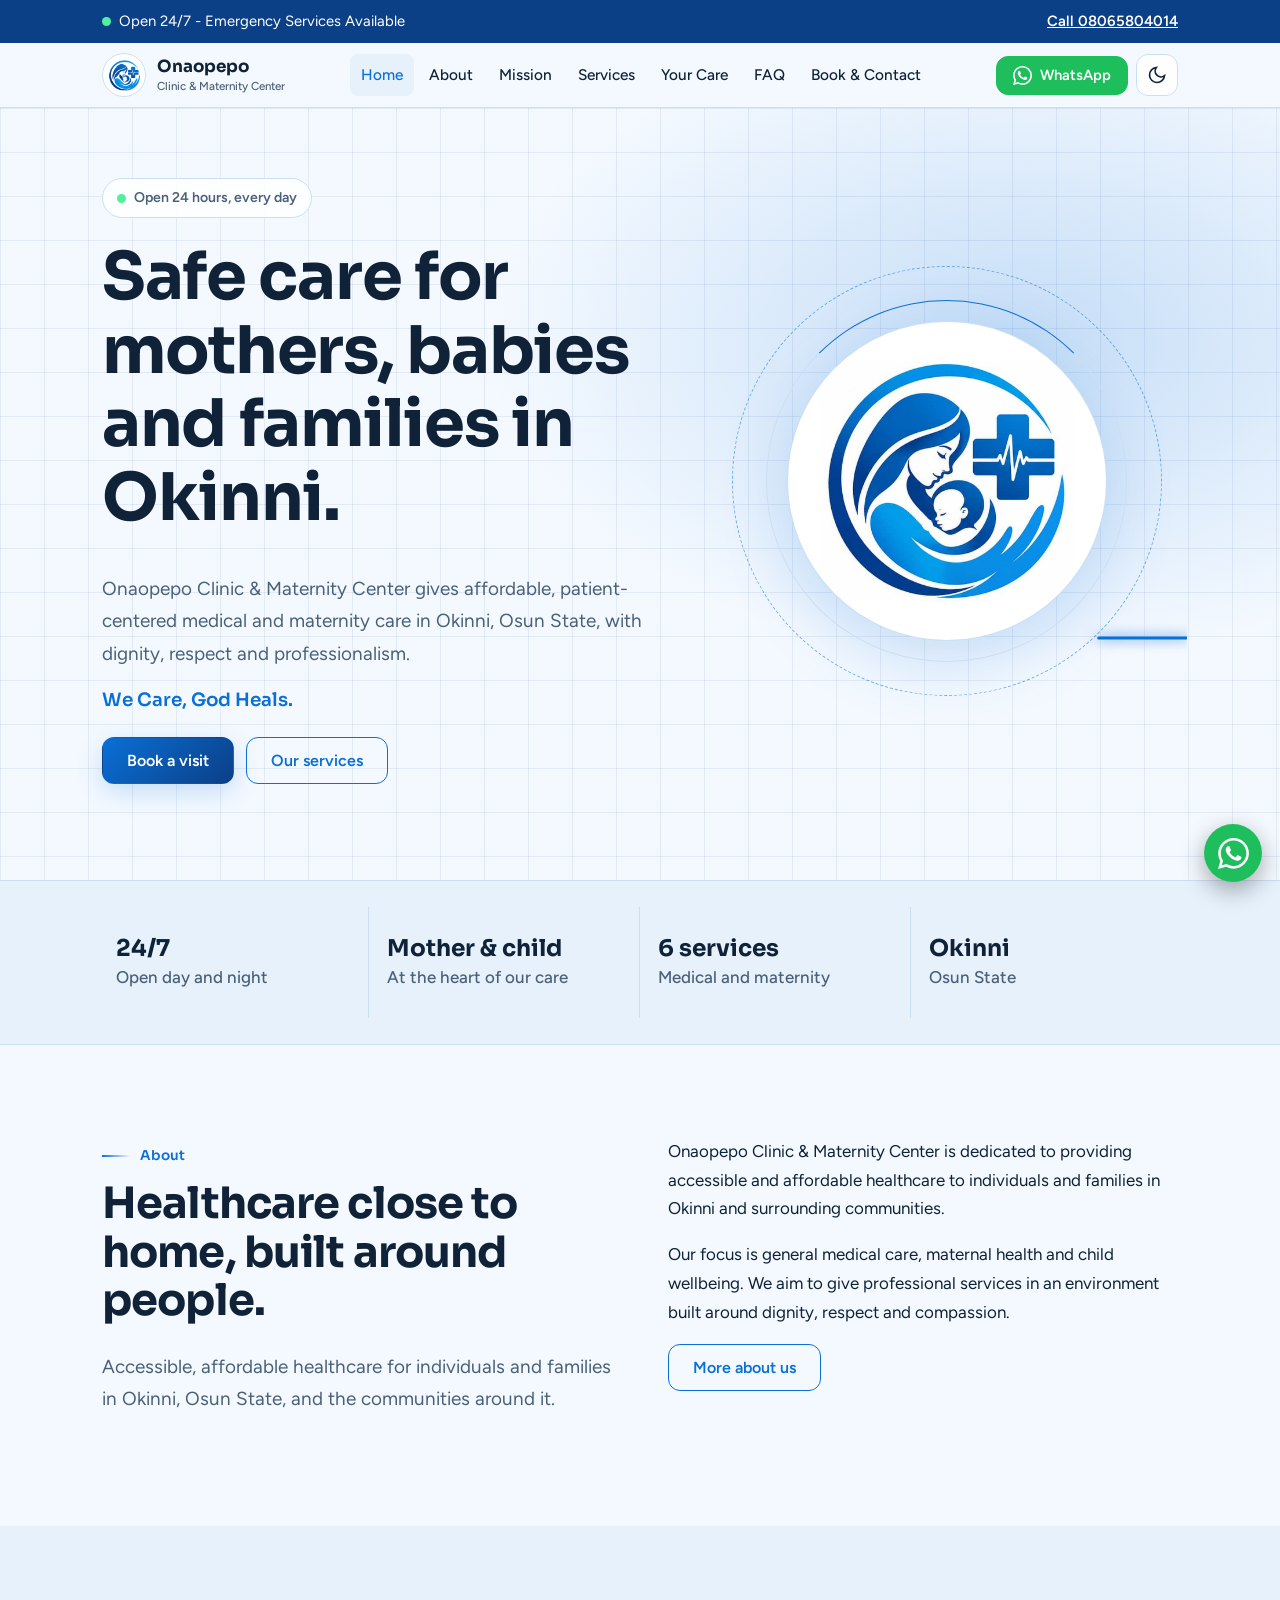
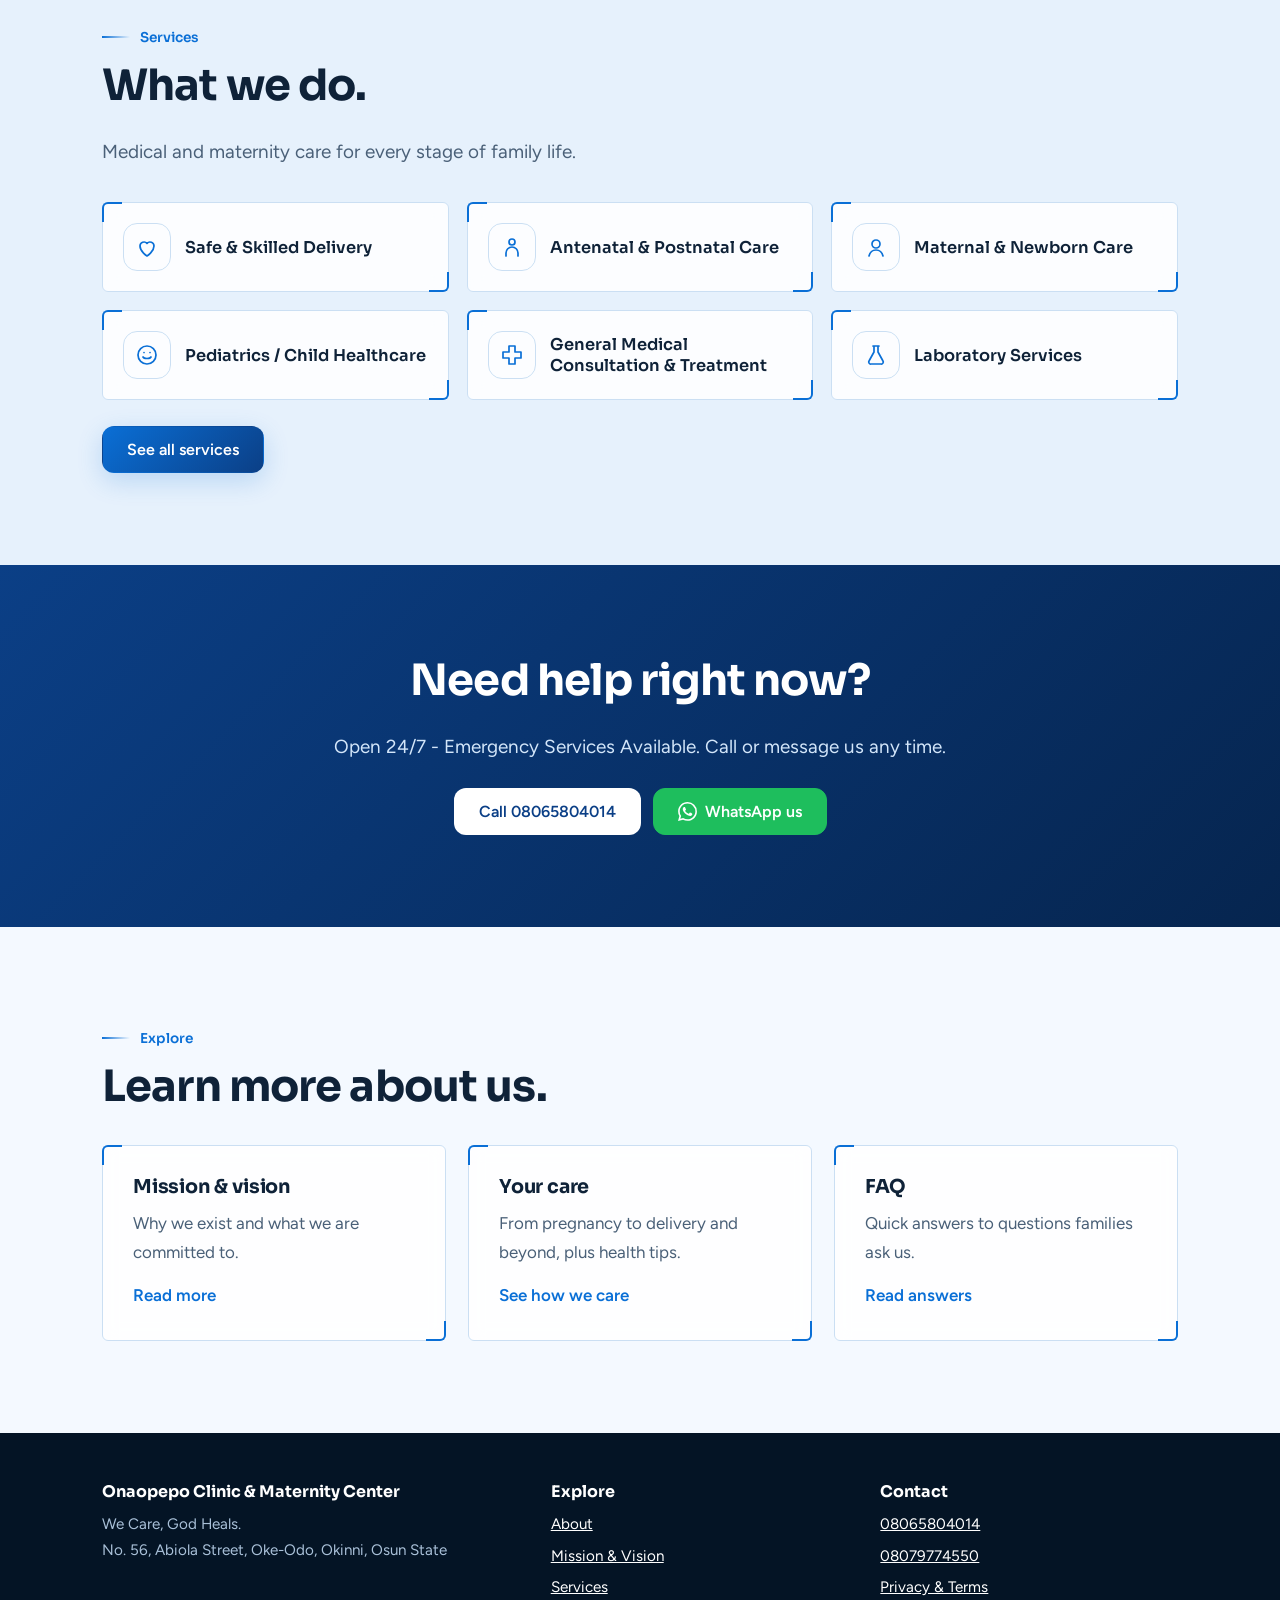
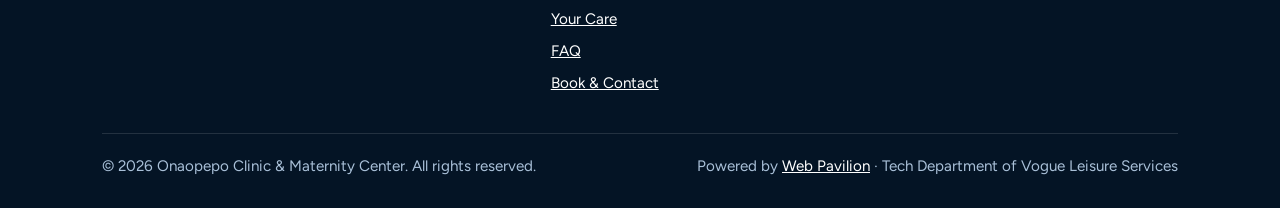
<file: index.html>
<!DOCTYPE html><html lang="en"><head><meta charset="UTF-8">
<meta name="viewport" content="width=device-width, initial-scale=1, viewport-fit=cover">
<title>Onaopepo Clinic &amp; Maternity Center | 24-Hour Clinic and Maternity Care in Okinni, Osun State</title>
<meta name="description" content="Onaopepo Clinic &amp; Maternity Center in Okinni, Osun State is open 24/7 for safe delivery, antenatal and postnatal care, child healthcare, general medical consultation and laboratory services.">
<meta name="theme-color" content="#0b3f86">
<meta name="robots" content="index, follow">
<meta name="geo.region" content="NG-OS">
<meta name="geo.placename" content="Okinni, Osun State, Nigeria">
<meta property="og:type" content="website"><meta property="og:site_name" content="Onaopepo Clinic &amp; Maternity Center"><meta property="og:title" content="Onaopepo Clinic &amp; Maternity Center | 24-Hour Clinic and Maternity Care in Okinni, Osun State"><meta property="og:description" content="Onaopepo Clinic &amp; Maternity Center in Okinni, Osun State is open 24/7 for safe delivery, antenatal and postnatal care, child healthcare, general medical consultation and laboratory services."><meta property="og:locale" content="en_NG">
<meta name="twitter:card" content="summary">
<script type="application/ld+json">{"@context": "https://schema.org", "@type": ["MedicalClinic", "LocalBusiness"], "name": "Onaopepo Clinic & Maternity Center", "alternateName": "Onaopepo Clinic", "description": "24-hour clinic and maternity center in Okinni, Osun State, Nigeria, offering safe delivery, antenatal and postnatal care, child healthcare, general medical care and laboratory services.", "slogan": "We Care, God Heals.", "telephone": ["+2348065804014", "+2348079774550"], "address": {"@type": "PostalAddress", "streetAddress": "No. 56, Abiola Street, Oke-Odo", "addressLocality": "Okinni", "addressRegion": "Osun State", "addressCountry": "NG"}, "areaServed": ["Okinni", "Osun State"], "medicalSpecialty": ["Obstetric", "Pediatric"], "openingHoursSpecification": {"@type": "OpeningHoursSpecification", "dayOfWeek": ["Monday", "Tuesday", "Wednesday", "Thursday", "Friday", "Saturday", "Sunday"], "opens": "00:00", "closes": "23:59"}, "hasMap": "https://www.google.com/maps/search/?api=1&query=Okinni%2C%20Osun%20State%2C%20Nigeria"}</script>
<link rel="icon" href="favicon.jpg">
<script>(function(){var t;try{t=localStorage.getItem('onaopepo-theme')}catch(e){}if(!t){t=window.matchMedia&&matchMedia('(prefers-color-scheme: dark)').matches?'dark':'light'}document.documentElement.setAttribute('data-theme',t)})()</script>
<link rel="stylesheet" href="https://fonts.googleapis.com/css2?family=Sora:wght@600;700&family=Figtree:wght@400;500;600&display=swap">
<link rel="stylesheet" href="style.css"></head><body>
<div class="prog" id="prog"></div>
<div class="bar"><div class="wrap"><span><span class="dot" aria-hidden="true"></span>Open 24/7 - Emergency Services Available</span><a href="tel:+2348065804014">Call 08065804014</a></div></div>
<header class="top"><div class="wrap"><a class="brand" href="index.html"><i role="img" aria-label="Onaopepo logo"></i><span>Onaopepo<small>Clinic &amp; Maternity Center</small></span></a>
<nav id="nav" aria-label="Main"><a class="l" href="index.html" aria-current="page">Home</a><a class="l" href="about.html">About</a><a class="l" href="mission.html">Mission</a><a class="l" href="services.html">Services</a><a class="l" href="your-care.html">Your Care</a><a class="l" href="faq.html">FAQ</a><a class="l" href="book.html">Book &amp; Contact</a></nav>
<div class="tools"><a class="btn w sm" href="https://wa.me/2348065804014" target="_blank" rel="noopener noreferrer"><svg viewBox="0 0 24 24" aria-hidden="true"><path d="M17.472 14.382c-.297-.149-1.758-.867-2.03-.967-.273-.099-.471-.148-.67.15-.197.297-.767.966-.94 1.164-.173.199-.347.223-.644.075-.297-.15-1.255-.463-2.39-1.475-.883-.788-1.48-1.761-1.653-2.059-.173-.297-.018-.458.13-.606.134-.133.298-.347.446-.52.149-.174.198-.298.298-.497.099-.198.05-.371-.025-.52-.075-.149-.669-1.612-.916-2.207-.242-.579-.487-.5-.669-.51-.173-.008-.371-.01-.57-.01-.198 0-.52.074-.792.372-.272.297-1.04 1.016-1.04 2.479 0 1.462 1.065 2.875 1.213 3.074.149.198 2.096 3.2 5.077 4.487.709.306 1.262.489 1.694.625.712.227 1.36.195 1.871.118.571-.085 1.758-.719 2.006-1.413.248-.694.248-1.289.173-1.413-.074-.124-.272-.198-.57-.347m-5.421 7.403h-.004a9.87 9.87 0 01-5.031-1.378l-.361-.214-3.741.982.998-3.648-.235-.374a9.86 9.86 0 01-1.51-5.26c.001-5.45 4.436-9.884 9.888-9.884 2.64 0 5.122 1.03 6.988 2.898a9.825 9.825 0 012.893 6.994c-.003 5.45-4.437 9.884-9.885 9.884m8.413-18.297A11.815 11.815 0 0012.05 0C5.495 0 .16 5.335.157 11.892c0 2.096.547 4.142 1.588 5.945L.057 24l6.305-1.654a11.882 11.882 0 005.683 1.448h.005c6.554 0 11.89-5.335 11.893-11.893a11.821 11.821 0 00-3.48-8.413Z"/></svg>WhatsApp</a>
<button class="ib" id="theme" aria-label="Switch between light and dark mode"><svg id="moon" viewBox="0 0 24 24"><path d="M21 12.8A9 9 0 1 1 11.2 3a7 7 0 0 0 9.8 9.8z"/></svg><svg id="sun" viewBox="0 0 24 24"><circle cx="12" cy="12" r="4"/><path d="M12 2v2M12 20v2M4.9 4.9l1.4 1.4M17.7 17.7l1.4 1.4M2 12h2M20 12h2M4.9 19.1l1.4-1.4M17.7 6.3l1.4-1.4"/></svg></button>
<button class="ib" id="menu" aria-label="Open menu" aria-expanded="false" aria-controls="nav"><svg viewBox="0 0 24 24"><path d="M4 7h16M4 12h16M4 17h16"/></svg></button></div></div></header>
<main id="top"><section class="hero"><div class="wrap"><div>
<span class="chip"><span class="dot" aria-hidden="true" style="margin:0"></span>Open 24 hours, every day</span>
<h1>Safe care for mothers, babies and families in Okinni.</h1>
<p class="lead">Onaopepo Clinic &amp; Maternity Center gives affordable, patient-centered medical and maternity care in Okinni, Osun State, with dignity, respect and professionalism.</p>
<p class="tag">We Care, God Heals.</p>
<div class="btns"><a class="btn p" href="book.html">Book a visit</a><a class="btn" href="services.html">Our services</a></div></div>
<div class="orb"><span class="ring"></span><span class="ring r2"></span><div class="core" role="img" aria-label="Onaopepo logo: a mother cradling her baby beside a medical cross"></div>
<svg class="ecg" viewBox="0 0 400 70" preserveAspectRatio="none" aria-hidden="true"><path d="M0 38H120l14-6 12 6h18l10-30 14 58 12-28h22l12-8 10 8H400"/></svg></div></div></section><div class="facts"><div class="wrap"><div><strong>24/7</strong>Open day and night</div><div><strong>Mother &amp; child</strong>At the heart of our care</div><div><strong>6 services</strong>Medical and maternity</div><div><strong>Okinni</strong>Osun State</div></div></div><section id="about"><div class="wrap split"><div><span class="kick">About</span><h2>Healthcare close to home, built around people.</h2><p class="lead">Accessible, affordable healthcare for individuals and families in Okinni, Osun State, and the communities around it.</p></div>
<div><p>Onaopepo Clinic &amp; Maternity Center is dedicated to providing accessible and affordable healthcare to individuals and families in Okinni and surrounding communities.</p>
<p>Our focus is general medical care, maternal health and child wellbeing. We aim to give professional services in an environment built around dignity, respect and compassion.</p>
<p style="display:none">Whether you come for a medical consultation, for care during pregnancy, or to bring your baby into the world, you are cared for as a person first.</p><div class="btns" style="margin-top:0"><a class="btn" href="about.html">More about us</a></div></div></div></section><section id="services" class="alt"><div class="wrap"><span class="kick">Services</span><h2>What we do.</h2><p class="lead">Medical and maternity care for every stage of family life.</p><div class="mini"><a class="hud" href="services.html"><span class="ic"><svg viewBox="0 0 24 24" aria-hidden="true"><path d="M12 21s-7-4.4-7-10a4 4 0 0 1 7-2.6A4 4 0 0 1 19 11c0 5.6-7 10-7 10z"/></svg></span><span>Safe &amp; Skilled Delivery</span></a><a class="hud" href="services.html"><span class="ic"><svg viewBox="0 0 24 24" aria-hidden="true"><circle cx="12" cy="7" r="3"/><path d="M6 21v-3a6 6 0 0 1 12 0v3"/></svg></span><span>Antenatal &amp; Postnatal Care</span></a><a class="hud" href="services.html"><span class="ic"><svg viewBox="0 0 24 24" aria-hidden="true"><circle cx="12" cy="9" r="4"/><path d="M5 21c1-4 4-6 7-6s6 2 7 6"/></svg></span><span>Maternal &amp; Newborn Care</span></a><a class="hud" href="services.html"><span class="ic"><svg viewBox="0 0 24 24" aria-hidden="true"><circle cx="12" cy="12" r="9"/><path d="M8 14c1 2 7 2 8 0M9 9.5h.01M15 9.5h.01"/></svg></span><span>Pediatrics / Child Healthcare</span></a><a class="hud" href="services.html"><span class="ic"><svg viewBox="0 0 24 24" aria-hidden="true"><path d="M9 3h6v6h6v6h-6v6H9v-6H3V9h6z"/></svg></span><span>General Medical Consultation &amp; Treatment</span></a><a class="hud" href="services.html"><span class="ic"><svg viewBox="0 0 24 24" aria-hidden="true"><path d="M9 3h6M10 3v6l-5 9a2 2 0 0 0 2 3h10a2 2 0 0 0 2-3l-5-9V3"/></svg></span><span>Laboratory Services</span></a></div><div class="btns"><a class="btn p" href="services.html">See all services</a></div></div></section><section class="emerg"><div class="wrap"><h2>Need help right now?</h2><p class="lead">Open 24/7 - Emergency Services Available. Call or message us any time.</p>
<div class="btns"><a class="btn p" href="tel:+2348065804014">Call 08065804014</a><a class="btn w" href="https://wa.me/2348065804014" target="_blank" rel="noopener noreferrer"><svg viewBox="0 0 24 24" aria-hidden="true"><path d="M17.472 14.382c-.297-.149-1.758-.867-2.03-.967-.273-.099-.471-.148-.67.15-.197.297-.767.966-.94 1.164-.173.199-.347.223-.644.075-.297-.15-1.255-.463-2.39-1.475-.883-.788-1.48-1.761-1.653-2.059-.173-.297-.018-.458.13-.606.134-.133.298-.347.446-.52.149-.174.198-.298.298-.497.099-.198.05-.371-.025-.52-.075-.149-.669-1.612-.916-2.207-.242-.579-.487-.5-.669-.51-.173-.008-.371-.01-.57-.01-.198 0-.52.074-.792.372-.272.297-1.04 1.016-1.04 2.479 0 1.462 1.065 2.875 1.213 3.074.149.198 2.096 3.2 5.077 4.487.709.306 1.262.489 1.694.625.712.227 1.36.195 1.871.118.571-.085 1.758-.719 2.006-1.413.248-.694.248-1.289.173-1.413-.074-.124-.272-.198-.57-.347m-5.421 7.403h-.004a9.87 9.87 0 01-5.031-1.378l-.361-.214-3.741.982.998-3.648-.235-.374a9.86 9.86 0 01-1.51-5.26c.001-5.45 4.436-9.884 9.888-9.884 2.64 0 5.122 1.03 6.988 2.898a9.825 9.825 0 012.893 6.994c-.003 5.45-4.437 9.884-9.885 9.884m8.413-18.297A11.815 11.815 0 0012.05 0C5.495 0 .16 5.335.157 11.892c0 2.096.547 4.142 1.588 5.945L.057 24l6.305-1.654a11.882 11.882 0 005.683 1.448h.005c6.554 0 11.89-5.335 11.893-11.893a11.821 11.821 0 00-3.48-8.413Z"/></svg>WhatsApp us</a></div></div></section><section><div class="wrap"><span class="kick">Explore</span><h2>Learn more about us.</h2><div class="explore"><a class="hud" href="mission.html"><h3>Mission &amp; vision</h3><p>Why we exist and what we are committed to.</p><span>Read more</span></a><a class="hud" href="your-care.html"><h3>Your care</h3><p>From pregnancy to delivery and beyond, plus health tips.</p><span>See how we care</span></a><a class="hud" href="faq.html"><h3>FAQ</h3><p>Quick answers to questions families ask us.</p><span>Read answers</span></a></div></div></section></main>
<nav class="qbar" aria-label="Quick contact"><a class="c" href="tel:+2348065804014"><svg viewBox="0 0 24 24" aria-hidden="true"><path d="M22 16.9v3a2 2 0 0 1-2.2 2 19.8 19.8 0 0 1-8.6-3.1 19.5 19.5 0 0 1-6-6A19.8 19.8 0 0 1 2.100 4.200 2 2 0 0 1 4.100 2h3a2 2 0 0 1 2 1.700c.1 1 .4 1.900.7 2.800a2 2 0 0 1-.5 2.100L8.100 9.900a16 16 0 0 0 6 6l1.300-1.300a2 2 0 0 1 2.100-.4c.9.300 1.800.6 2.800.7a2 2 0 0 1 1.700 2z"/></svg>Call</a><a class="w" href="https://wa.me/2348065804014" target="_blank" rel="noopener noreferrer"><svg viewBox="0 0 24 24" aria-hidden="true"><path d="M17.472 14.382c-.297-.149-1.758-.867-2.03-.967-.273-.099-.471-.148-.67.15-.197.297-.767.966-.94 1.164-.173.199-.347.223-.644.075-.297-.15-1.255-.463-2.39-1.475-.883-.788-1.48-1.761-1.653-2.059-.173-.297-.018-.458.13-.606.134-.133.298-.347.446-.52.149-.174.198-.298.298-.497.099-.198.05-.371-.025-.52-.075-.149-.669-1.612-.916-2.207-.242-.579-.487-.5-.669-.51-.173-.008-.371-.01-.57-.01-.198 0-.52.074-.792.372-.272.297-1.04 1.016-1.04 2.479 0 1.462 1.065 2.875 1.213 3.074.149.198 2.096 3.2 5.077 4.487.709.306 1.262.489 1.694.625.712.227 1.36.195 1.871.118.571-.085 1.758-.719 2.006-1.413.248-.694.248-1.289.173-1.413-.074-.124-.272-.198-.57-.347m-5.421 7.403h-.004a9.87 9.87 0 01-5.031-1.378l-.361-.214-3.741.982.998-3.648-.235-.374a9.86 9.86 0 01-1.51-5.26c.001-5.45 4.436-9.884 9.888-9.884 2.64 0 5.122 1.03 6.988 2.898a9.825 9.825 0 012.893 6.994c-.003 5.45-4.437 9.884-9.885 9.884m8.413-18.297A11.815 11.815 0 0012.05 0C5.495 0 .16 5.335.157 11.892c0 2.096.547 4.142 1.588 5.945L.057 24l6.305-1.654a11.882 11.882 0 005.683 1.448h.005c6.554 0 11.89-5.335 11.893-11.893a11.821 11.821 0 00-3.48-8.413Z"/></svg>WhatsApp</a><a href="https://www.google.com/maps/search/?api=1&amp;query=Okinni%2C%20Osun%20State%2C%20Nigeria" target="_blank" rel="noopener noreferrer"><svg viewBox="0 0 24 24" aria-hidden="true"><path d="M12 21s-7-6.200-7-11a7 7 0 0 1 14 0c0 4.800-7 11-7 11z"/><circle cx="12" cy="10" r="2.500"/></svg>Directions</a></nav>
<a class="wafloat" href="https://wa.me/2348065804014" target="_blank" rel="noopener noreferrer" aria-label="Chat with Onaopepo Clinic on WhatsApp"><svg viewBox="0 0 24 24" aria-hidden="true"><path d="M17.472 14.382c-.297-.149-1.758-.867-2.03-.967-.273-.099-.471-.148-.67.15-.197.297-.767.966-.94 1.164-.173.199-.347.223-.644.075-.297-.15-1.255-.463-2.39-1.475-.883-.788-1.48-1.761-1.653-2.059-.173-.297-.018-.458.13-.606.134-.133.298-.347.446-.52.149-.174.198-.298.298-.497.099-.198.05-.371-.025-.52-.075-.149-.669-1.612-.916-2.207-.242-.579-.487-.5-.669-.51-.173-.008-.371-.01-.57-.01-.198 0-.52.074-.792.372-.272.297-1.04 1.016-1.04 2.479 0 1.462 1.065 2.875 1.213 3.074.149.198 2.096 3.2 5.077 4.487.709.306 1.262.489 1.694.625.712.227 1.36.195 1.871.118.571-.085 1.758-.719 2.006-1.413.248-.694.248-1.289.173-1.413-.074-.124-.272-.198-.57-.347m-5.421 7.403h-.004a9.87 9.87 0 01-5.031-1.378l-.361-.214-3.741.982.998-3.648-.235-.374a9.86 9.86 0 01-1.51-5.26c.001-5.45 4.436-9.884 9.888-9.884 2.64 0 5.122 1.03 6.988 2.898a9.825 9.825 0 012.893 6.994c-.003 5.45-4.437 9.884-9.885 9.884m8.413-18.297A11.815 11.815 0 0012.05 0C5.495 0 .16 5.335.157 11.892c0 2.096.547 4.142 1.588 5.945L.057 24l6.305-1.654a11.882 11.882 0 005.683 1.448h.005c6.554 0 11.89-5.335 11.893-11.893a11.821 11.821 0 00-3.48-8.413Z"/></svg></a>
<a class="ib totop" id="top-btn" href="#top" aria-label="Back to top"><svg viewBox="0 0 24 24"><path d="M12 19V5M5 12l7-7 7 7"/></svg></a>
<footer><div class="wrap"><div class="fgrid"><div><h4>Onaopepo Clinic &amp; Maternity Center</h4><p>We Care, God Heals.<br>No. 56, Abiola Street, Oke-Odo, Okinni, Osun State</p></div>
<div><h4>Explore</h4><ul><li><a href="about.html">About</a></li><li><a href="mission.html">Mission &amp; Vision</a></li><li><a href="services.html">Services</a></li><li><a href="your-care.html">Your Care</a></li><li><a href="faq.html">FAQ</a></li><li><a href="book.html">Book &amp; Contact</a></li></ul></div>
<div><h4>Contact</h4><ul><li><a href="tel:+2348065804014">08065804014</a></li><li><a href="tel:+2348079774550">08079774550</a></li><li><a href="legal.html">Privacy &amp; Terms</a></li></ul></div></div>
<div class="fbot"><span>&copy; <span id="yr">2026</span> Onaopepo Clinic &amp; Maternity Center. All rights reserved.</span><span>Powered by <a href="https://webpavilion.netlify.app" target="_blank" rel="noopener noreferrer">Web Pavilion</a> &middot; Tech Department of Vogue Leisure Services</span></div></div></footer>
<script src="script.js"></script></body></html>
</file>
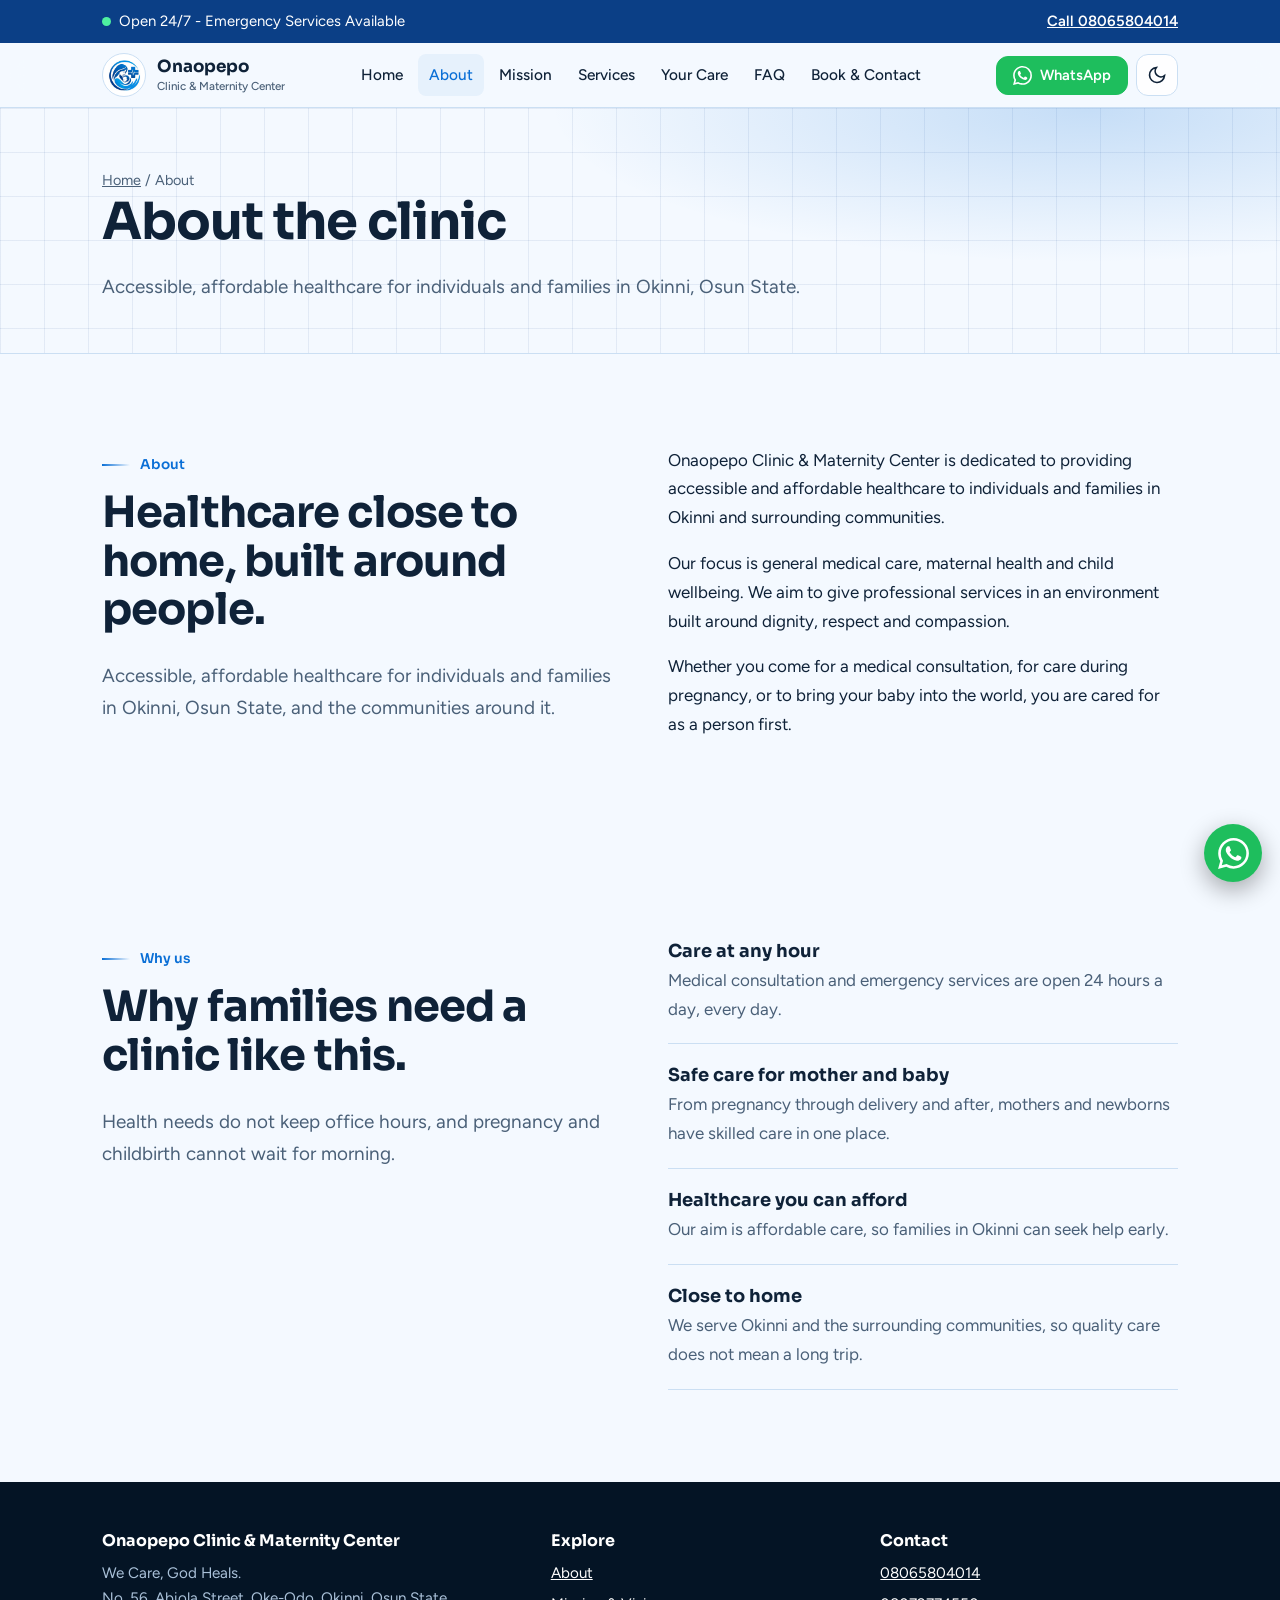
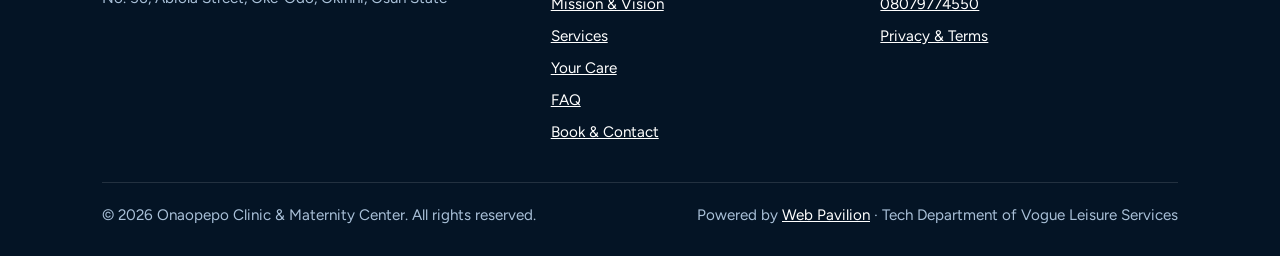
<file: about.html>
<!DOCTYPE html><html lang="en"><head><meta charset="UTF-8">
<meta name="viewport" content="width=device-width, initial-scale=1, viewport-fit=cover">
<title>About Us | Onaopepo Clinic &amp; Maternity Center, Okinni</title>
<meta name="description" content="About Onaopepo Clinic &amp; Maternity Center: accessible, affordable and patient-centered healthcare for families in Okinni, Osun State.">
<meta name="theme-color" content="#0b3f86">
<meta name="robots" content="index, follow">
<meta name="geo.region" content="NG-OS">
<meta name="geo.placename" content="Okinni, Osun State, Nigeria">
<meta property="og:type" content="website"><meta property="og:site_name" content="Onaopepo Clinic &amp; Maternity Center"><meta property="og:title" content="About Us | Onaopepo Clinic &amp; Maternity Center, Okinni"><meta property="og:description" content="About Onaopepo Clinic &amp; Maternity Center: accessible, affordable and patient-centered healthcare for families in Okinni, Osun State."><meta property="og:locale" content="en_NG">
<meta name="twitter:card" content="summary">
<link rel="icon" href="favicon.jpg">
<script>(function(){var t;try{t=localStorage.getItem('onaopepo-theme')}catch(e){}if(!t){t=window.matchMedia&&matchMedia('(prefers-color-scheme: dark)').matches?'dark':'light'}document.documentElement.setAttribute('data-theme',t)})()</script>
<link rel="stylesheet" href="https://fonts.googleapis.com/css2?family=Sora:wght@600;700&family=Figtree:wght@400;500;600&display=swap">
<link rel="stylesheet" href="style.css"></head><body>
<div class="prog" id="prog"></div>
<div class="bar"><div class="wrap"><span><span class="dot" aria-hidden="true"></span>Open 24/7 - Emergency Services Available</span><a href="tel:+2348065804014">Call 08065804014</a></div></div>
<header class="top"><div class="wrap"><a class="brand" href="index.html"><i role="img" aria-label="Onaopepo logo"></i><span>Onaopepo<small>Clinic &amp; Maternity Center</small></span></a>
<nav id="nav" aria-label="Main"><a class="l" href="index.html">Home</a><a class="l" href="about.html" aria-current="page">About</a><a class="l" href="mission.html">Mission</a><a class="l" href="services.html">Services</a><a class="l" href="your-care.html">Your Care</a><a class="l" href="faq.html">FAQ</a><a class="l" href="book.html">Book &amp; Contact</a></nav>
<div class="tools"><a class="btn w sm" href="https://wa.me/2348065804014" target="_blank" rel="noopener noreferrer"><svg viewBox="0 0 24 24" aria-hidden="true"><path d="M17.472 14.382c-.297-.149-1.758-.867-2.03-.967-.273-.099-.471-.148-.67.15-.197.297-.767.966-.94 1.164-.173.199-.347.223-.644.075-.297-.15-1.255-.463-2.39-1.475-.883-.788-1.48-1.761-1.653-2.059-.173-.297-.018-.458.13-.606.134-.133.298-.347.446-.52.149-.174.198-.298.298-.497.099-.198.05-.371-.025-.52-.075-.149-.669-1.612-.916-2.207-.242-.579-.487-.5-.669-.51-.173-.008-.371-.01-.57-.01-.198 0-.52.074-.792.372-.272.297-1.04 1.016-1.04 2.479 0 1.462 1.065 2.875 1.213 3.074.149.198 2.096 3.2 5.077 4.487.709.306 1.262.489 1.694.625.712.227 1.36.195 1.871.118.571-.085 1.758-.719 2.006-1.413.248-.694.248-1.289.173-1.413-.074-.124-.272-.198-.57-.347m-5.421 7.403h-.004a9.87 9.87 0 01-5.031-1.378l-.361-.214-3.741.982.998-3.648-.235-.374a9.86 9.86 0 01-1.51-5.26c.001-5.45 4.436-9.884 9.888-9.884 2.64 0 5.122 1.03 6.988 2.898a9.825 9.825 0 012.893 6.994c-.003 5.45-4.437 9.884-9.885 9.884m8.413-18.297A11.815 11.815 0 0012.05 0C5.495 0 .16 5.335.157 11.892c0 2.096.547 4.142 1.588 5.945L.057 24l6.305-1.654a11.882 11.882 0 005.683 1.448h.005c6.554 0 11.89-5.335 11.893-11.893a11.821 11.821 0 00-3.48-8.413Z"/></svg>WhatsApp</a>
<button class="ib" id="theme" aria-label="Switch between light and dark mode"><svg id="moon" viewBox="0 0 24 24"><path d="M21 12.8A9 9 0 1 1 11.2 3a7 7 0 0 0 9.8 9.8z"/></svg><svg id="sun" viewBox="0 0 24 24"><circle cx="12" cy="12" r="4"/><path d="M12 2v2M12 20v2M4.9 4.9l1.4 1.4M17.7 17.7l1.4 1.4M2 12h2M20 12h2M4.9 19.1l1.4-1.4M17.7 6.3l1.4-1.4"/></svg></button>
<button class="ib" id="menu" aria-label="Open menu" aria-expanded="false" aria-controls="nav"><svg viewBox="0 0 24 24"><path d="M4 7h16M4 12h16M4 17h16"/></svg></button></div></div></header>
<main id="top"><section class="phead"><div class="wrap"><p class="crumb"><a href="index.html">Home</a> / About</p><h1>About the clinic</h1><p class="lead">Accessible, affordable healthcare for individuals and families in Okinni, Osun State.</p></div></section><section id="about"><div class="wrap split"><div><span class="kick">About</span><h2>Healthcare close to home, built around people.</h2><p class="lead">Accessible, affordable healthcare for individuals and families in Okinni, Osun State, and the communities around it.</p></div>
<div><p>Onaopepo Clinic &amp; Maternity Center is dedicated to providing accessible and affordable healthcare to individuals and families in Okinni and surrounding communities.</p>
<p>Our focus is general medical care, maternal health and child wellbeing. We aim to give professional services in an environment built around dignity, respect and compassion.</p>
<p>Whether you come for a medical consultation, for care during pregnancy, or to bring your baby into the world, you are cared for as a person first.</p></div></div></section><section id="why"><div class="wrap split"><div><span class="kick">Why us</span><h2>Why families need a clinic like this.</h2><p class="lead">Health needs do not keep office hours, and pregnancy and childbirth cannot wait for morning.</p></div>
<ul class="needs"><li><b>Care at any hour</b><span>Medical consultation and emergency services are open 24 hours a day, every day.</span></li>
<li><b>Safe care for mother and baby</b><span>From pregnancy through delivery and after, mothers and newborns have skilled care in one place.</span></li>
<li><b>Healthcare you can afford</b><span>Our aim is affordable care, so families in Okinni can seek help early.</span></li>
<li><b>Close to home</b><span>We serve Okinni and the surrounding communities, so quality care does not mean a long trip.</span></li></ul></div></section></main>
<nav class="qbar" aria-label="Quick contact"><a class="c" href="tel:+2348065804014"><svg viewBox="0 0 24 24" aria-hidden="true"><path d="M22 16.9v3a2 2 0 0 1-2.2 2 19.8 19.8 0 0 1-8.6-3.1 19.5 19.5 0 0 1-6-6A19.8 19.8 0 0 1 2.100 4.200 2 2 0 0 1 4.100 2h3a2 2 0 0 1 2 1.700c.1 1 .4 1.900.7 2.800a2 2 0 0 1-.5 2.100L8.100 9.900a16 16 0 0 0 6 6l1.300-1.300a2 2 0 0 1 2.100-.4c.9.300 1.800.6 2.800.7a2 2 0 0 1 1.700 2z"/></svg>Call</a><a class="w" href="https://wa.me/2348065804014" target="_blank" rel="noopener noreferrer"><svg viewBox="0 0 24 24" aria-hidden="true"><path d="M17.472 14.382c-.297-.149-1.758-.867-2.03-.967-.273-.099-.471-.148-.67.15-.197.297-.767.966-.94 1.164-.173.199-.347.223-.644.075-.297-.15-1.255-.463-2.39-1.475-.883-.788-1.48-1.761-1.653-2.059-.173-.297-.018-.458.13-.606.134-.133.298-.347.446-.52.149-.174.198-.298.298-.497.099-.198.05-.371-.025-.52-.075-.149-.669-1.612-.916-2.207-.242-.579-.487-.5-.669-.51-.173-.008-.371-.01-.57-.01-.198 0-.52.074-.792.372-.272.297-1.04 1.016-1.04 2.479 0 1.462 1.065 2.875 1.213 3.074.149.198 2.096 3.2 5.077 4.487.709.306 1.262.489 1.694.625.712.227 1.36.195 1.871.118.571-.085 1.758-.719 2.006-1.413.248-.694.248-1.289.173-1.413-.074-.124-.272-.198-.57-.347m-5.421 7.403h-.004a9.87 9.87 0 01-5.031-1.378l-.361-.214-3.741.982.998-3.648-.235-.374a9.86 9.86 0 01-1.51-5.26c.001-5.45 4.436-9.884 9.888-9.884 2.64 0 5.122 1.03 6.988 2.898a9.825 9.825 0 012.893 6.994c-.003 5.45-4.437 9.884-9.885 9.884m8.413-18.297A11.815 11.815 0 0012.05 0C5.495 0 .16 5.335.157 11.892c0 2.096.547 4.142 1.588 5.945L.057 24l6.305-1.654a11.882 11.882 0 005.683 1.448h.005c6.554 0 11.89-5.335 11.893-11.893a11.821 11.821 0 00-3.48-8.413Z"/></svg>WhatsApp</a><a href="https://www.google.com/maps/search/?api=1&amp;query=Okinni%2C%20Osun%20State%2C%20Nigeria" target="_blank" rel="noopener noreferrer"><svg viewBox="0 0 24 24" aria-hidden="true"><path d="M12 21s-7-6.200-7-11a7 7 0 0 1 14 0c0 4.800-7 11-7 11z"/><circle cx="12" cy="10" r="2.500"/></svg>Directions</a></nav>
<a class="wafloat" href="https://wa.me/2348065804014" target="_blank" rel="noopener noreferrer" aria-label="Chat with Onaopepo Clinic on WhatsApp"><svg viewBox="0 0 24 24" aria-hidden="true"><path d="M17.472 14.382c-.297-.149-1.758-.867-2.03-.967-.273-.099-.471-.148-.67.15-.197.297-.767.966-.94 1.164-.173.199-.347.223-.644.075-.297-.15-1.255-.463-2.39-1.475-.883-.788-1.48-1.761-1.653-2.059-.173-.297-.018-.458.13-.606.134-.133.298-.347.446-.52.149-.174.198-.298.298-.497.099-.198.05-.371-.025-.52-.075-.149-.669-1.612-.916-2.207-.242-.579-.487-.5-.669-.51-.173-.008-.371-.01-.57-.01-.198 0-.52.074-.792.372-.272.297-1.04 1.016-1.04 2.479 0 1.462 1.065 2.875 1.213 3.074.149.198 2.096 3.2 5.077 4.487.709.306 1.262.489 1.694.625.712.227 1.36.195 1.871.118.571-.085 1.758-.719 2.006-1.413.248-.694.248-1.289.173-1.413-.074-.124-.272-.198-.57-.347m-5.421 7.403h-.004a9.87 9.87 0 01-5.031-1.378l-.361-.214-3.741.982.998-3.648-.235-.374a9.86 9.86 0 01-1.51-5.26c.001-5.45 4.436-9.884 9.888-9.884 2.64 0 5.122 1.03 6.988 2.898a9.825 9.825 0 012.893 6.994c-.003 5.45-4.437 9.884-9.885 9.884m8.413-18.297A11.815 11.815 0 0012.05 0C5.495 0 .16 5.335.157 11.892c0 2.096.547 4.142 1.588 5.945L.057 24l6.305-1.654a11.882 11.882 0 005.683 1.448h.005c6.554 0 11.89-5.335 11.893-11.893a11.821 11.821 0 00-3.48-8.413Z"/></svg></a>
<a class="ib totop" id="top-btn" href="#top" aria-label="Back to top"><svg viewBox="0 0 24 24"><path d="M12 19V5M5 12l7-7 7 7"/></svg></a>
<footer><div class="wrap"><div class="fgrid"><div><h4>Onaopepo Clinic &amp; Maternity Center</h4><p>We Care, God Heals.<br>No. 56, Abiola Street, Oke-Odo, Okinni, Osun State</p></div>
<div><h4>Explore</h4><ul><li><a href="about.html">About</a></li><li><a href="mission.html">Mission &amp; Vision</a></li><li><a href="services.html">Services</a></li><li><a href="your-care.html">Your Care</a></li><li><a href="faq.html">FAQ</a></li><li><a href="book.html">Book &amp; Contact</a></li></ul></div>
<div><h4>Contact</h4><ul><li><a href="tel:+2348065804014">08065804014</a></li><li><a href="tel:+2348079774550">08079774550</a></li><li><a href="legal.html">Privacy &amp; Terms</a></li></ul></div></div>
<div class="fbot"><span>&copy; <span id="yr">2026</span> Onaopepo Clinic &amp; Maternity Center. All rights reserved.</span><span>Powered by <a href="https://webpavilion.netlify.app" target="_blank" rel="noopener noreferrer">Web Pavilion</a> &middot; Tech Department of Vogue Leisure Services</span></div></div></footer>
<script src="script.js"></script></body></html>
</file>
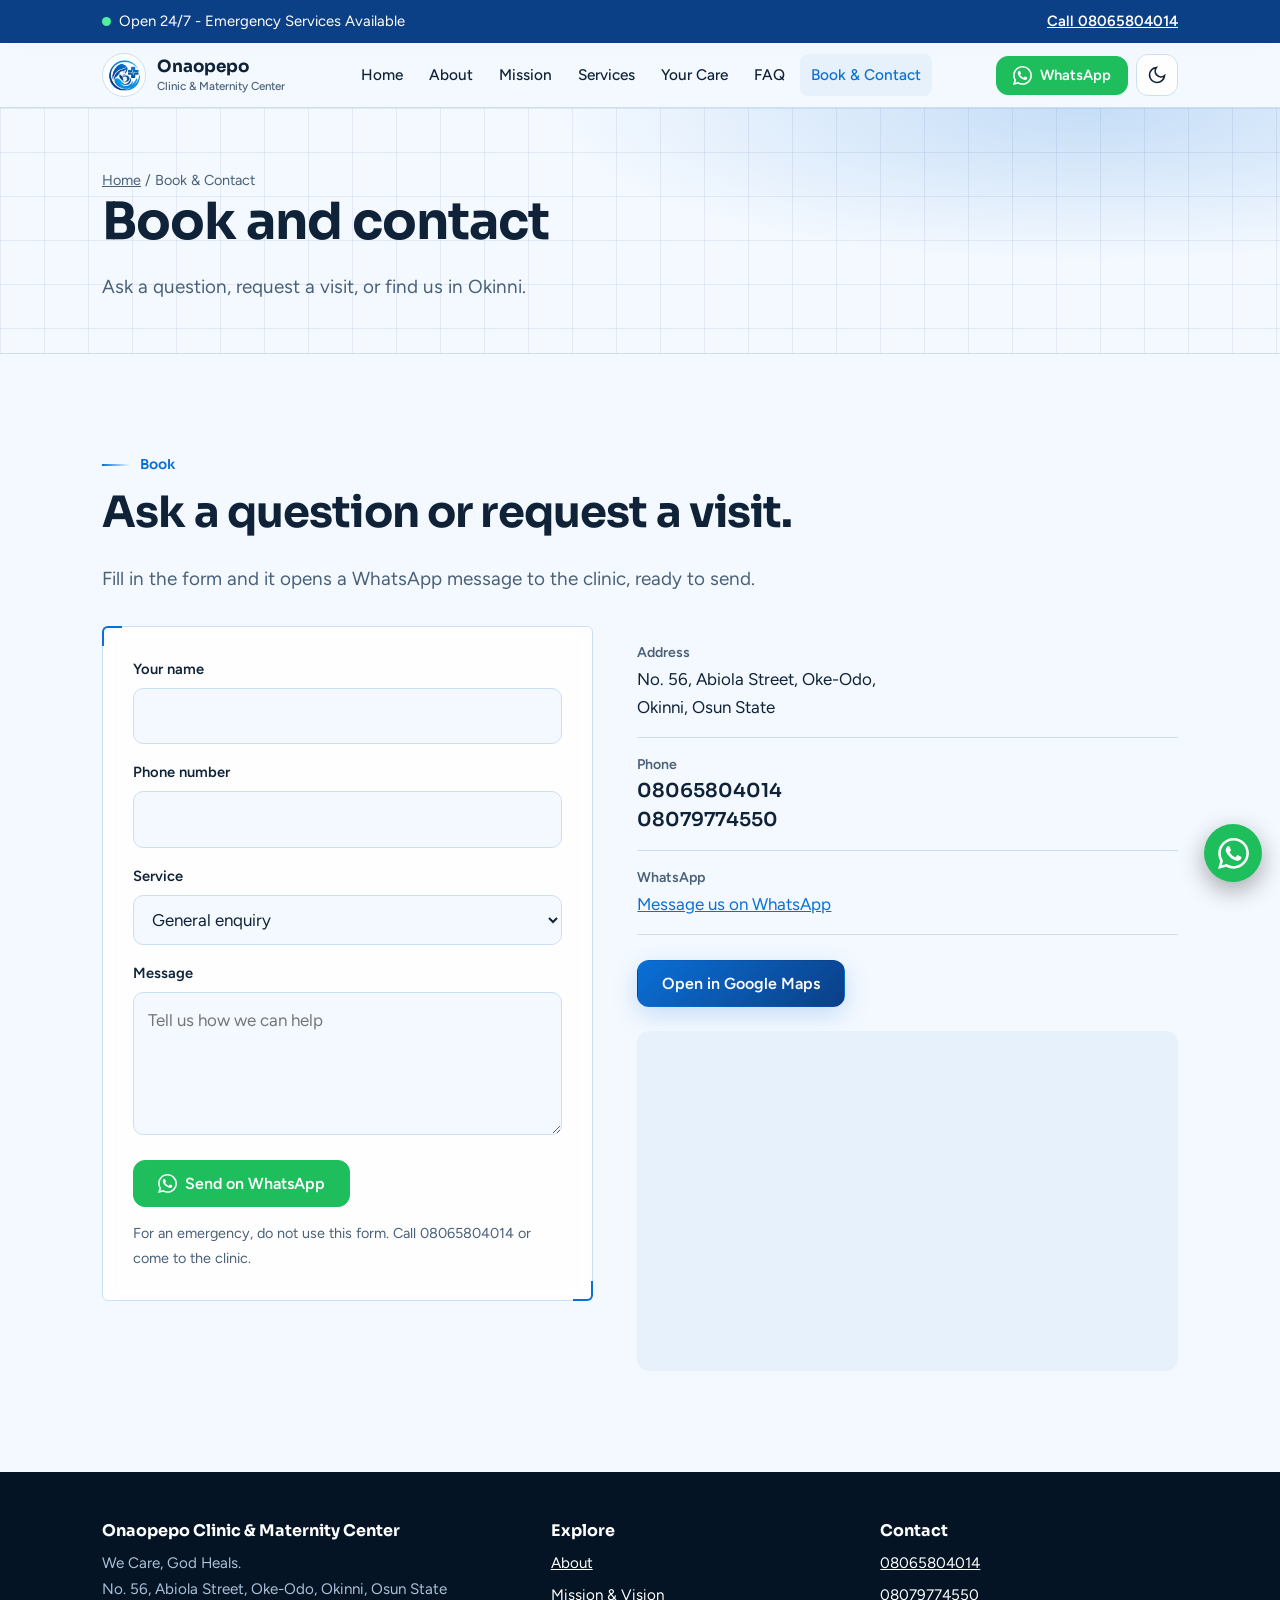
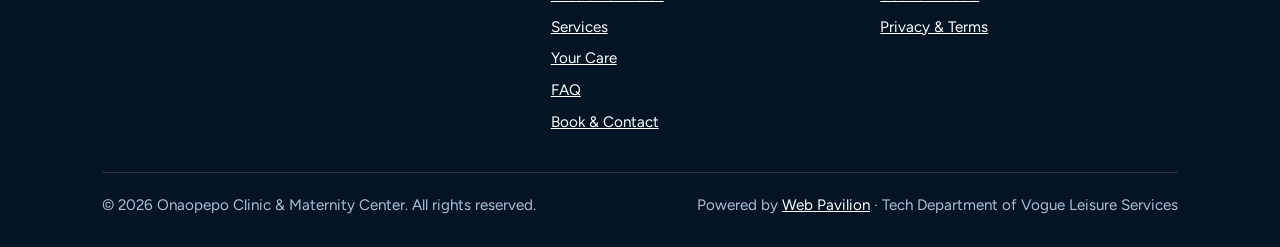
<file: book.html>
<!DOCTYPE html><html lang="en"><head><meta charset="UTF-8">
<meta name="viewport" content="width=device-width, initial-scale=1, viewport-fit=cover">
<title>Book a Visit and Contact Us | Onaopepo Clinic &amp; Maternity Center, Okinni</title>
<meta name="description" content="Book a visit or contact Onaopepo Clinic &amp; Maternity Center, No. 56 Abiola Street, Oke-Odo, Okinni, Osun State. Call 08065804014 or message us on WhatsApp.">
<meta name="theme-color" content="#0b3f86">
<meta name="robots" content="index, follow">
<meta name="geo.region" content="NG-OS">
<meta name="geo.placename" content="Okinni, Osun State, Nigeria">
<meta property="og:type" content="website"><meta property="og:site_name" content="Onaopepo Clinic &amp; Maternity Center"><meta property="og:title" content="Book a Visit and Contact Us | Onaopepo Clinic &amp; Maternity Center, Okinni"><meta property="og:description" content="Book a visit or contact Onaopepo Clinic &amp; Maternity Center, No. 56 Abiola Street, Oke-Odo, Okinni, Osun State. Call 08065804014 or message us on WhatsApp."><meta property="og:locale" content="en_NG">
<meta name="twitter:card" content="summary">
<script type="application/ld+json">{"@context": "https://schema.org", "@type": ["MedicalClinic", "LocalBusiness"], "name": "Onaopepo Clinic & Maternity Center", "alternateName": "Onaopepo Clinic", "description": "24-hour clinic and maternity center in Okinni, Osun State, Nigeria, offering safe delivery, antenatal and postnatal care, child healthcare, general medical care and laboratory services.", "slogan": "We Care, God Heals.", "telephone": ["+2348065804014", "+2348079774550"], "address": {"@type": "PostalAddress", "streetAddress": "No. 56, Abiola Street, Oke-Odo", "addressLocality": "Okinni", "addressRegion": "Osun State", "addressCountry": "NG"}, "areaServed": ["Okinni", "Osun State"], "medicalSpecialty": ["Obstetric", "Pediatric"], "openingHoursSpecification": {"@type": "OpeningHoursSpecification", "dayOfWeek": ["Monday", "Tuesday", "Wednesday", "Thursday", "Friday", "Saturday", "Sunday"], "opens": "00:00", "closes": "23:59"}, "hasMap": "https://www.google.com/maps/search/?api=1&query=Okinni%2C%20Osun%20State%2C%20Nigeria"}</script>
<link rel="icon" href="favicon.jpg">
<script>(function(){var t;try{t=localStorage.getItem('onaopepo-theme')}catch(e){}if(!t){t=window.matchMedia&&matchMedia('(prefers-color-scheme: dark)').matches?'dark':'light'}document.documentElement.setAttribute('data-theme',t)})()</script>
<link rel="stylesheet" href="https://fonts.googleapis.com/css2?family=Sora:wght@600;700&family=Figtree:wght@400;500;600&display=swap">
<link rel="stylesheet" href="style.css"></head><body>
<div class="prog" id="prog"></div>
<div class="bar"><div class="wrap"><span><span class="dot" aria-hidden="true"></span>Open 24/7 - Emergency Services Available</span><a href="tel:+2348065804014">Call 08065804014</a></div></div>
<header class="top"><div class="wrap"><a class="brand" href="index.html"><i role="img" aria-label="Onaopepo logo"></i><span>Onaopepo<small>Clinic &amp; Maternity Center</small></span></a>
<nav id="nav" aria-label="Main"><a class="l" href="index.html">Home</a><a class="l" href="about.html">About</a><a class="l" href="mission.html">Mission</a><a class="l" href="services.html">Services</a><a class="l" href="your-care.html">Your Care</a><a class="l" href="faq.html">FAQ</a><a class="l" href="book.html" aria-current="page">Book &amp; Contact</a></nav>
<div class="tools"><a class="btn w sm" href="https://wa.me/2348065804014" target="_blank" rel="noopener noreferrer"><svg viewBox="0 0 24 24" aria-hidden="true"><path d="M17.472 14.382c-.297-.149-1.758-.867-2.03-.967-.273-.099-.471-.148-.67.15-.197.297-.767.966-.94 1.164-.173.199-.347.223-.644.075-.297-.15-1.255-.463-2.39-1.475-.883-.788-1.48-1.761-1.653-2.059-.173-.297-.018-.458.13-.606.134-.133.298-.347.446-.52.149-.174.198-.298.298-.497.099-.198.05-.371-.025-.52-.075-.149-.669-1.612-.916-2.207-.242-.579-.487-.5-.669-.51-.173-.008-.371-.01-.57-.01-.198 0-.52.074-.792.372-.272.297-1.04 1.016-1.04 2.479 0 1.462 1.065 2.875 1.213 3.074.149.198 2.096 3.2 5.077 4.487.709.306 1.262.489 1.694.625.712.227 1.36.195 1.871.118.571-.085 1.758-.719 2.006-1.413.248-.694.248-1.289.173-1.413-.074-.124-.272-.198-.57-.347m-5.421 7.403h-.004a9.87 9.87 0 01-5.031-1.378l-.361-.214-3.741.982.998-3.648-.235-.374a9.86 9.86 0 01-1.51-5.26c.001-5.45 4.436-9.884 9.888-9.884 2.64 0 5.122 1.03 6.988 2.898a9.825 9.825 0 012.893 6.994c-.003 5.45-4.437 9.884-9.885 9.884m8.413-18.297A11.815 11.815 0 0012.05 0C5.495 0 .16 5.335.157 11.892c0 2.096.547 4.142 1.588 5.945L.057 24l6.305-1.654a11.882 11.882 0 005.683 1.448h.005c6.554 0 11.89-5.335 11.893-11.893a11.821 11.821 0 00-3.48-8.413Z"/></svg>WhatsApp</a>
<button class="ib" id="theme" aria-label="Switch between light and dark mode"><svg id="moon" viewBox="0 0 24 24"><path d="M21 12.8A9 9 0 1 1 11.2 3a7 7 0 0 0 9.8 9.8z"/></svg><svg id="sun" viewBox="0 0 24 24"><circle cx="12" cy="12" r="4"/><path d="M12 2v2M12 20v2M4.9 4.9l1.4 1.4M17.7 17.7l1.4 1.4M2 12h2M20 12h2M4.9 19.1l1.4-1.4M17.7 6.3l1.4-1.4"/></svg></button>
<button class="ib" id="menu" aria-label="Open menu" aria-expanded="false" aria-controls="nav"><svg viewBox="0 0 24 24"><path d="M4 7h16M4 12h16M4 17h16"/></svg></button></div></div></header>
<main id="top"><section class="phead"><div class="wrap"><p class="crumb"><a href="index.html">Home</a> / Book &amp; Contact</p><h1>Book and contact</h1><p class="lead">Ask a question, request a visit, or find us in Okinni.</p></div></section><section id="book"><div class="wrap"><span class="kick">Book</span><h2>Ask a question or request a visit.</h2><p class="lead">Fill in the form and it opens a WhatsApp message to the clinic, ready to send.</p>
<div class="grid2"><form class="hud" id="form"><label for="n">Your name</label><input id="n" required autocomplete="name">
<label for="p">Phone number</label><input id="p" type="tel" required autocomplete="tel">
<label for="s">Service</label><select id="s"><option>General enquiry</option><option>Safe & Skilled Delivery</option><option>Antenatal & Postnatal Care</option><option>Maternal & Newborn Care</option><option>Pediatrics / Child Healthcare</option><option>General Medical Consultation & Treatment</option><option>Laboratory Services</option></select>
<label for="m">Message</label><textarea id="m" rows="4" placeholder="Tell us how we can help"></textarea>
<button class="btn w" type="submit"><svg viewBox="0 0 24 24" aria-hidden="true"><path d="M17.472 14.382c-.297-.149-1.758-.867-2.03-.967-.273-.099-.471-.148-.67.15-.197.297-.767.966-.94 1.164-.173.199-.347.223-.644.075-.297-.15-1.255-.463-2.39-1.475-.883-.788-1.48-1.761-1.653-2.059-.173-.297-.018-.458.13-.606.134-.133.298-.347.446-.52.149-.174.198-.298.298-.497.099-.198.05-.371-.025-.52-.075-.149-.669-1.612-.916-2.207-.242-.579-.487-.5-.669-.51-.173-.008-.371-.01-.57-.01-.198 0-.52.074-.792.372-.272.297-1.04 1.016-1.04 2.479 0 1.462 1.065 2.875 1.213 3.074.149.198 2.096 3.2 5.077 4.487.709.306 1.262.489 1.694.625.712.227 1.36.195 1.871.118.571-.085 1.758-.719 2.006-1.413.248-.694.248-1.289.173-1.413-.074-.124-.272-.198-.57-.347m-5.421 7.403h-.004a9.87 9.87 0 01-5.031-1.378l-.361-.214-3.741.982.998-3.648-.235-.374a9.86 9.86 0 01-1.51-5.26c.001-5.45 4.436-9.884 9.888-9.884 2.64 0 5.122 1.03 6.988 2.898a9.825 9.825 0 012.893 6.994c-.003 5.45-4.437 9.884-9.885 9.884m8.413-18.297A11.815 11.815 0 0012.05 0C5.495 0 .16 5.335.157 11.892c0 2.096.547 4.142 1.588 5.945L.057 24l6.305-1.654a11.882 11.882 0 005.683 1.448h.005c6.554 0 11.89-5.335 11.893-11.893a11.821 11.821 0 00-3.48-8.413Z"/></svg>Send on WhatsApp</button>
<p class="note" style="margin:14px 0 0">For an emergency, do not use this form. Call 08065804014 or come to the clinic.</p></form>
<div id="contact"><div class="row"><small>Address</small>No. 56, Abiola Street, Oke-Odo,<br>Okinni, Osun State</div>
<div class="row"><small>Phone</small><a class="tel" href="tel:+2348065804014">08065804014</a><br><a class="tel" href="tel:+2348079774550">08079774550</a></div>
<div class="row"><small>WhatsApp</small><a href="https://wa.me/2348065804014" target="_blank" rel="noopener noreferrer">Message us on WhatsApp</a></div>
<div class="btns"><a class="btn p" href="https://www.google.com/maps/search/?api=1&amp;query=Okinni%2C%20Osun%20State%2C%20Nigeria" target="_blank" rel="noopener noreferrer">Open in Google Maps</a></div>
<iframe class="map" title="Map showing Onaopepo Clinic &amp; Maternity Center" loading="lazy" referrerpolicy="no-referrer-when-downgrade" src="https://www.google.com/maps?q=Okinni%2C%20Osun%20State%2C%20Nigeria&amp;output=embed"></iframe></div></div></div></section></main>
<nav class="qbar" aria-label="Quick contact"><a class="c" href="tel:+2348065804014"><svg viewBox="0 0 24 24" aria-hidden="true"><path d="M22 16.9v3a2 2 0 0 1-2.2 2 19.8 19.8 0 0 1-8.6-3.1 19.5 19.5 0 0 1-6-6A19.8 19.8 0 0 1 2.100 4.200 2 2 0 0 1 4.100 2h3a2 2 0 0 1 2 1.700c.1 1 .4 1.900.7 2.800a2 2 0 0 1-.5 2.100L8.100 9.900a16 16 0 0 0 6 6l1.300-1.300a2 2 0 0 1 2.100-.4c.9.300 1.800.6 2.800.7a2 2 0 0 1 1.700 2z"/></svg>Call</a><a class="w" href="https://wa.me/2348065804014" target="_blank" rel="noopener noreferrer"><svg viewBox="0 0 24 24" aria-hidden="true"><path d="M17.472 14.382c-.297-.149-1.758-.867-2.03-.967-.273-.099-.471-.148-.67.15-.197.297-.767.966-.94 1.164-.173.199-.347.223-.644.075-.297-.15-1.255-.463-2.39-1.475-.883-.788-1.48-1.761-1.653-2.059-.173-.297-.018-.458.13-.606.134-.133.298-.347.446-.52.149-.174.198-.298.298-.497.099-.198.05-.371-.025-.52-.075-.149-.669-1.612-.916-2.207-.242-.579-.487-.5-.669-.51-.173-.008-.371-.01-.57-.01-.198 0-.52.074-.792.372-.272.297-1.04 1.016-1.04 2.479 0 1.462 1.065 2.875 1.213 3.074.149.198 2.096 3.2 5.077 4.487.709.306 1.262.489 1.694.625.712.227 1.36.195 1.871.118.571-.085 1.758-.719 2.006-1.413.248-.694.248-1.289.173-1.413-.074-.124-.272-.198-.57-.347m-5.421 7.403h-.004a9.87 9.87 0 01-5.031-1.378l-.361-.214-3.741.982.998-3.648-.235-.374a9.86 9.86 0 01-1.51-5.26c.001-5.45 4.436-9.884 9.888-9.884 2.64 0 5.122 1.03 6.988 2.898a9.825 9.825 0 012.893 6.994c-.003 5.45-4.437 9.884-9.885 9.884m8.413-18.297A11.815 11.815 0 0012.05 0C5.495 0 .16 5.335.157 11.892c0 2.096.547 4.142 1.588 5.945L.057 24l6.305-1.654a11.882 11.882 0 005.683 1.448h.005c6.554 0 11.89-5.335 11.893-11.893a11.821 11.821 0 00-3.48-8.413Z"/></svg>WhatsApp</a><a href="https://www.google.com/maps/search/?api=1&amp;query=Okinni%2C%20Osun%20State%2C%20Nigeria" target="_blank" rel="noopener noreferrer"><svg viewBox="0 0 24 24" aria-hidden="true"><path d="M12 21s-7-6.200-7-11a7 7 0 0 1 14 0c0 4.800-7 11-7 11z"/><circle cx="12" cy="10" r="2.500"/></svg>Directions</a></nav>
<a class="wafloat" href="https://wa.me/2348065804014" target="_blank" rel="noopener noreferrer" aria-label="Chat with Onaopepo Clinic on WhatsApp"><svg viewBox="0 0 24 24" aria-hidden="true"><path d="M17.472 14.382c-.297-.149-1.758-.867-2.03-.967-.273-.099-.471-.148-.67.15-.197.297-.767.966-.94 1.164-.173.199-.347.223-.644.075-.297-.15-1.255-.463-2.39-1.475-.883-.788-1.48-1.761-1.653-2.059-.173-.297-.018-.458.13-.606.134-.133.298-.347.446-.52.149-.174.198-.298.298-.497.099-.198.05-.371-.025-.52-.075-.149-.669-1.612-.916-2.207-.242-.579-.487-.5-.669-.51-.173-.008-.371-.01-.57-.01-.198 0-.52.074-.792.372-.272.297-1.04 1.016-1.04 2.479 0 1.462 1.065 2.875 1.213 3.074.149.198 2.096 3.2 5.077 4.487.709.306 1.262.489 1.694.625.712.227 1.36.195 1.871.118.571-.085 1.758-.719 2.006-1.413.248-.694.248-1.289.173-1.413-.074-.124-.272-.198-.57-.347m-5.421 7.403h-.004a9.87 9.87 0 01-5.031-1.378l-.361-.214-3.741.982.998-3.648-.235-.374a9.86 9.86 0 01-1.51-5.26c.001-5.45 4.436-9.884 9.888-9.884 2.64 0 5.122 1.03 6.988 2.898a9.825 9.825 0 012.893 6.994c-.003 5.45-4.437 9.884-9.885 9.884m8.413-18.297A11.815 11.815 0 0012.05 0C5.495 0 .16 5.335.157 11.892c0 2.096.547 4.142 1.588 5.945L.057 24l6.305-1.654a11.882 11.882 0 005.683 1.448h.005c6.554 0 11.89-5.335 11.893-11.893a11.821 11.821 0 00-3.48-8.413Z"/></svg></a>
<a class="ib totop" id="top-btn" href="#top" aria-label="Back to top"><svg viewBox="0 0 24 24"><path d="M12 19V5M5 12l7-7 7 7"/></svg></a>
<footer><div class="wrap"><div class="fgrid"><div><h4>Onaopepo Clinic &amp; Maternity Center</h4><p>We Care, God Heals.<br>No. 56, Abiola Street, Oke-Odo, Okinni, Osun State</p></div>
<div><h4>Explore</h4><ul><li><a href="about.html">About</a></li><li><a href="mission.html">Mission &amp; Vision</a></li><li><a href="services.html">Services</a></li><li><a href="your-care.html">Your Care</a></li><li><a href="faq.html">FAQ</a></li><li><a href="book.html">Book &amp; Contact</a></li></ul></div>
<div><h4>Contact</h4><ul><li><a href="tel:+2348065804014">08065804014</a></li><li><a href="tel:+2348079774550">08079774550</a></li><li><a href="legal.html">Privacy &amp; Terms</a></li></ul></div></div>
<div class="fbot"><span>&copy; <span id="yr">2026</span> Onaopepo Clinic &amp; Maternity Center. All rights reserved.</span><span>Powered by <a href="https://webpavilion.netlify.app" target="_blank" rel="noopener noreferrer">Web Pavilion</a> &middot; Tech Department of Vogue Leisure Services</span></div></div></footer>
<script src="script.js"></script></body></html>
</file>
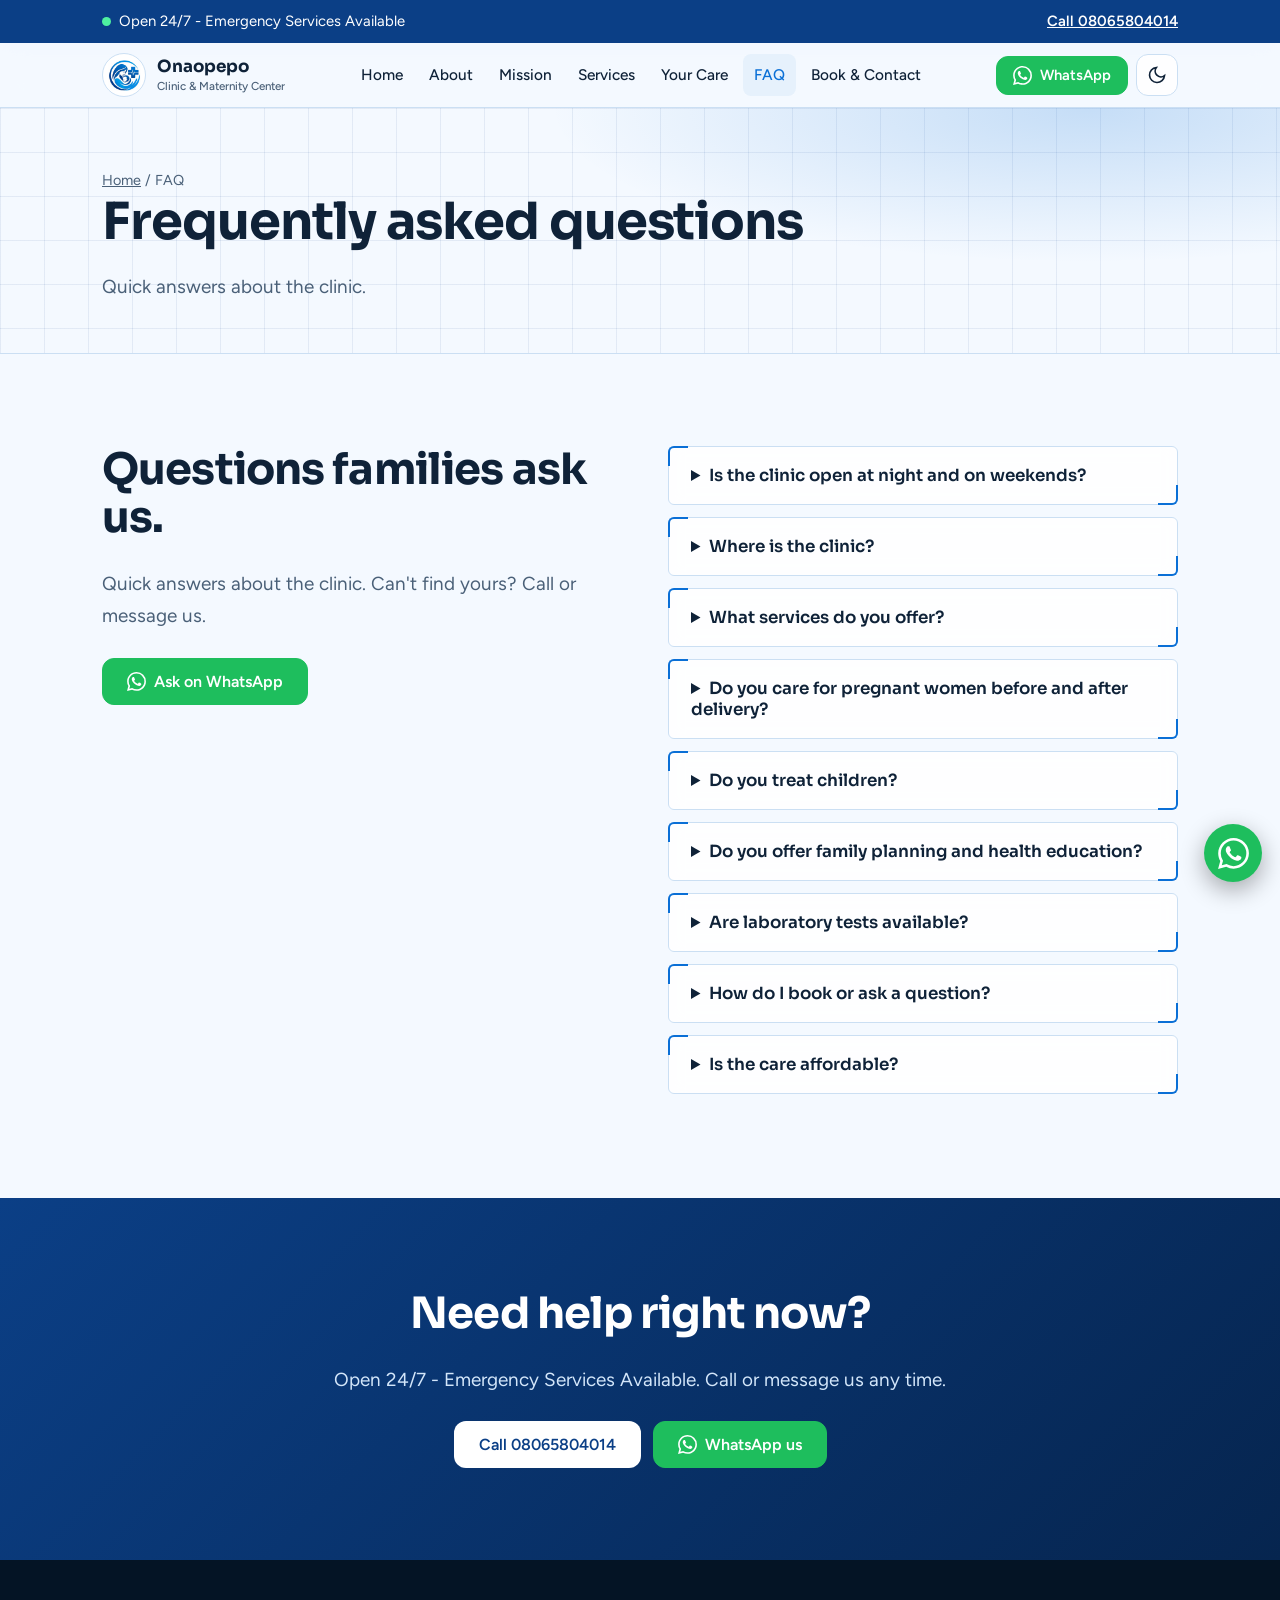
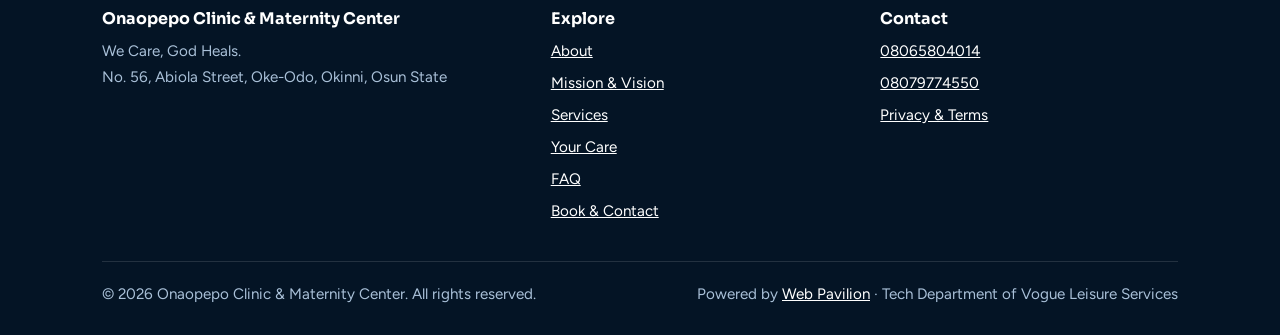
<file: faq.html>
<!DOCTYPE html><html lang="en"><head><meta charset="UTF-8">
<meta name="viewport" content="width=device-width, initial-scale=1, viewport-fit=cover">
<title>FAQ | Onaopepo Clinic &amp; Maternity Center, Okinni, Osun State</title>
<meta name="description" content="Answers to common questions about Onaopepo Clinic &amp; Maternity Center in Okinni: opening hours, location, services, antenatal care, child healthcare and booking.">
<meta name="theme-color" content="#0b3f86">
<meta name="robots" content="index, follow">
<meta name="geo.region" content="NG-OS">
<meta name="geo.placename" content="Okinni, Osun State, Nigeria">
<meta property="og:type" content="website"><meta property="og:site_name" content="Onaopepo Clinic &amp; Maternity Center"><meta property="og:title" content="FAQ | Onaopepo Clinic &amp; Maternity Center, Okinni, Osun State"><meta property="og:description" content="Answers to common questions about Onaopepo Clinic &amp; Maternity Center in Okinni: opening hours, location, services, antenatal care, child healthcare and booking."><meta property="og:locale" content="en_NG">
<meta name="twitter:card" content="summary">
<script type="application/ld+json">{"@context": "https://schema.org", "@type": "FAQPage", "mainEntity": [{"@type": "Question", "name": "Is the clinic open at night and on weekends?", "acceptedAnswer": {"@type": "Answer", "text": "Yes. Onaopepo Clinic & Maternity Center is open 24 hours a day, 7 days a week, with emergency services available."}}, {"@type": "Question", "name": "Where is the clinic?", "acceptedAnswer": {"@type": "Answer", "text": "We are at No. 56, Abiola Street, Oke-Odo, Okinni, Osun State. Use the map in the Contact section for directions."}}, {"@type": "Question", "name": "What services do you offer?", "acceptedAnswer": {"@type": "Answer", "text": "We offer safe and skilled delivery, antenatal and postnatal care, maternal and newborn care, pediatrics and child healthcare, general medical consultation and treatment, and laboratory services."}}, {"@type": "Question", "name": "Do you care for pregnant women before and after delivery?", "acceptedAnswer": {"@type": "Answer", "text": "Yes. Our antenatal and postnatal care supports mothers through pregnancy and after childbirth, and our aim is safe care from pregnancy to delivery and beyond."}}, {"@type": "Question", "name": "Do you treat children?", "acceptedAnswer": {"@type": "Answer", "text": "Yes. We provide pediatrics and child healthcare, and immunization services are among our objectives. Call us to ask about immunization arrangements."}}, {"@type": "Question", "name": "Do you offer family planning and health education?", "acceptedAnswer": {"@type": "Answer", "text": "Yes. Providing health education, family planning and immunization services is one of our stated objectives. Please contact the clinic to ask about arrangements."}}, {"@type": "Question", "name": "Are laboratory tests available?", "acceptedAnswer": {"@type": "Answer", "text": "Yes, the clinic offers laboratory services. Call or message us to ask which tests are available."}}, {"@type": "Question", "name": "How do I book or ask a question?", "acceptedAnswer": {"@type": "Answer", "text": "Call 08065804014 or 08079774550, message us on WhatsApp, or use the booking form on this page. For an emergency, call or come to the clinic straight away."}}, {"@type": "Question", "name": "Is the care affordable?", "acceptedAnswer": {"@type": "Answer", "text": "Making healthcare affordable and accessible is central to our mission. Please contact the clinic for details about costs."}}]}</script>
<link rel="icon" href="favicon.jpg">
<script>(function(){var t;try{t=localStorage.getItem('onaopepo-theme')}catch(e){}if(!t){t=window.matchMedia&&matchMedia('(prefers-color-scheme: dark)').matches?'dark':'light'}document.documentElement.setAttribute('data-theme',t)})()</script>
<link rel="stylesheet" href="https://fonts.googleapis.com/css2?family=Sora:wght@600;700&family=Figtree:wght@400;500;600&display=swap">
<link rel="stylesheet" href="style.css"></head><body>
<div class="prog" id="prog"></div>
<div class="bar"><div class="wrap"><span><span class="dot" aria-hidden="true"></span>Open 24/7 - Emergency Services Available</span><a href="tel:+2348065804014">Call 08065804014</a></div></div>
<header class="top"><div class="wrap"><a class="brand" href="index.html"><i role="img" aria-label="Onaopepo logo"></i><span>Onaopepo<small>Clinic &amp; Maternity Center</small></span></a>
<nav id="nav" aria-label="Main"><a class="l" href="index.html">Home</a><a class="l" href="about.html">About</a><a class="l" href="mission.html">Mission</a><a class="l" href="services.html">Services</a><a class="l" href="your-care.html">Your Care</a><a class="l" href="faq.html" aria-current="page">FAQ</a><a class="l" href="book.html">Book &amp; Contact</a></nav>
<div class="tools"><a class="btn w sm" href="https://wa.me/2348065804014" target="_blank" rel="noopener noreferrer"><svg viewBox="0 0 24 24" aria-hidden="true"><path d="M17.472 14.382c-.297-.149-1.758-.867-2.03-.967-.273-.099-.471-.148-.67.15-.197.297-.767.966-.94 1.164-.173.199-.347.223-.644.075-.297-.15-1.255-.463-2.39-1.475-.883-.788-1.48-1.761-1.653-2.059-.173-.297-.018-.458.13-.606.134-.133.298-.347.446-.52.149-.174.198-.298.298-.497.099-.198.05-.371-.025-.52-.075-.149-.669-1.612-.916-2.207-.242-.579-.487-.5-.669-.51-.173-.008-.371-.01-.57-.01-.198 0-.52.074-.792.372-.272.297-1.04 1.016-1.04 2.479 0 1.462 1.065 2.875 1.213 3.074.149.198 2.096 3.2 5.077 4.487.709.306 1.262.489 1.694.625.712.227 1.36.195 1.871.118.571-.085 1.758-.719 2.006-1.413.248-.694.248-1.289.173-1.413-.074-.124-.272-.198-.57-.347m-5.421 7.403h-.004a9.87 9.87 0 01-5.031-1.378l-.361-.214-3.741.982.998-3.648-.235-.374a9.86 9.86 0 01-1.51-5.26c.001-5.45 4.436-9.884 9.888-9.884 2.64 0 5.122 1.03 6.988 2.898a9.825 9.825 0 012.893 6.994c-.003 5.45-4.437 9.884-9.885 9.884m8.413-18.297A11.815 11.815 0 0012.05 0C5.495 0 .16 5.335.157 11.892c0 2.096.547 4.142 1.588 5.945L.057 24l6.305-1.654a11.882 11.882 0 005.683 1.448h.005c6.554 0 11.89-5.335 11.893-11.893a11.821 11.821 0 00-3.48-8.413Z"/></svg>WhatsApp</a>
<button class="ib" id="theme" aria-label="Switch between light and dark mode"><svg id="moon" viewBox="0 0 24 24"><path d="M21 12.8A9 9 0 1 1 11.2 3a7 7 0 0 0 9.8 9.8z"/></svg><svg id="sun" viewBox="0 0 24 24"><circle cx="12" cy="12" r="4"/><path d="M12 2v2M12 20v2M4.9 4.9l1.4 1.4M17.7 17.7l1.4 1.4M2 12h2M20 12h2M4.9 19.1l1.4-1.4M17.7 6.3l1.4-1.4"/></svg></button>
<button class="ib" id="menu" aria-label="Open menu" aria-expanded="false" aria-controls="nav"><svg viewBox="0 0 24 24"><path d="M4 7h16M4 12h16M4 17h16"/></svg></button></div></div></header>
<main id="top"><section class="phead"><div class="wrap"><p class="crumb"><a href="index.html">Home</a> / FAQ</p><h1>Frequently asked questions</h1><p class="lead">Quick answers about the clinic.</p></div></section><section id="faq"><div class="wrap split"><div><h2>Questions families ask us.</h2><p class="lead">Quick answers about the clinic. Can't find yours? Call or message us.</p><div class="btns"><a class="btn w" href="https://wa.me/2348065804014" target="_blank" rel="noopener noreferrer"><svg viewBox="0 0 24 24" aria-hidden="true"><path d="M17.472 14.382c-.297-.149-1.758-.867-2.03-.967-.273-.099-.471-.148-.67.15-.197.297-.767.966-.94 1.164-.173.199-.347.223-.644.075-.297-.15-1.255-.463-2.39-1.475-.883-.788-1.48-1.761-1.653-2.059-.173-.297-.018-.458.13-.606.134-.133.298-.347.446-.52.149-.174.198-.298.298-.497.099-.198.05-.371-.025-.52-.075-.149-.669-1.612-.916-2.207-.242-.579-.487-.5-.669-.51-.173-.008-.371-.01-.57-.01-.198 0-.52.074-.792.372-.272.297-1.04 1.016-1.04 2.479 0 1.462 1.065 2.875 1.213 3.074.149.198 2.096 3.2 5.077 4.487.709.306 1.262.489 1.694.625.712.227 1.36.195 1.871.118.571-.085 1.758-.719 2.006-1.413.248-.694.248-1.289.173-1.413-.074-.124-.272-.198-.57-.347m-5.421 7.403h-.004a9.87 9.87 0 01-5.031-1.378l-.361-.214-3.741.982.998-3.648-.235-.374a9.86 9.86 0 01-1.51-5.26c.001-5.45 4.436-9.884 9.888-9.884 2.64 0 5.122 1.03 6.988 2.898a9.825 9.825 0 012.893 6.994c-.003 5.45-4.437 9.884-9.885 9.884m8.413-18.297A11.815 11.815 0 0012.05 0C5.495 0 .16 5.335.157 11.892c0 2.096.547 4.142 1.588 5.945L.057 24l6.305-1.654a11.882 11.882 0 005.683 1.448h.005c6.554 0 11.89-5.335 11.893-11.893a11.821 11.821 0 00-3.48-8.413Z"/></svg>Ask on WhatsApp</a></div></div><div><details class="hud"><summary>Is the clinic open at night and on weekends?</summary><p>Yes. Onaopepo Clinic &amp; Maternity Center is open 24 hours a day, 7 days a week, with emergency services available.</p></details><details class="hud"><summary>Where is the clinic?</summary><p>We are at No. 56, Abiola Street, Oke-Odo, Okinni, Osun State. Use the map in the Contact section for directions.</p></details><details class="hud"><summary>What services do you offer?</summary><p>We offer safe and skilled delivery, antenatal and postnatal care, maternal and newborn care, pediatrics and child healthcare, general medical consultation and treatment, and laboratory services.</p></details><details class="hud"><summary>Do you care for pregnant women before and after delivery?</summary><p>Yes. Our antenatal and postnatal care supports mothers through pregnancy and after childbirth, and our aim is safe care from pregnancy to delivery and beyond.</p></details><details class="hud"><summary>Do you treat children?</summary><p>Yes. We provide pediatrics and child healthcare, and immunization services are among our objectives. Call us to ask about immunization arrangements.</p></details><details class="hud"><summary>Do you offer family planning and health education?</summary><p>Yes. Providing health education, family planning and immunization services is one of our stated objectives. Please contact the clinic to ask about arrangements.</p></details><details class="hud"><summary>Are laboratory tests available?</summary><p>Yes, the clinic offers laboratory services. Call or message us to ask which tests are available.</p></details><details class="hud"><summary>How do I book or ask a question?</summary><p>Call 08065804014 or 08079774550, message us on WhatsApp, or use the booking form on this page. For an emergency, call or come to the clinic straight away.</p></details><details class="hud"><summary>Is the care affordable?</summary><p>Making healthcare affordable and accessible is central to our mission. Please contact the clinic for details about costs.</p></details></div></div></section><section class="emerg"><div class="wrap"><h2>Need help right now?</h2><p class="lead">Open 24/7 - Emergency Services Available. Call or message us any time.</p>
<div class="btns"><a class="btn p" href="tel:+2348065804014">Call 08065804014</a><a class="btn w" href="https://wa.me/2348065804014" target="_blank" rel="noopener noreferrer"><svg viewBox="0 0 24 24" aria-hidden="true"><path d="M17.472 14.382c-.297-.149-1.758-.867-2.03-.967-.273-.099-.471-.148-.67.15-.197.297-.767.966-.94 1.164-.173.199-.347.223-.644.075-.297-.15-1.255-.463-2.39-1.475-.883-.788-1.48-1.761-1.653-2.059-.173-.297-.018-.458.13-.606.134-.133.298-.347.446-.52.149-.174.198-.298.298-.497.099-.198.05-.371-.025-.52-.075-.149-.669-1.612-.916-2.207-.242-.579-.487-.5-.669-.51-.173-.008-.371-.01-.57-.01-.198 0-.52.074-.792.372-.272.297-1.04 1.016-1.04 2.479 0 1.462 1.065 2.875 1.213 3.074.149.198 2.096 3.2 5.077 4.487.709.306 1.262.489 1.694.625.712.227 1.36.195 1.871.118.571-.085 1.758-.719 2.006-1.413.248-.694.248-1.289.173-1.413-.074-.124-.272-.198-.57-.347m-5.421 7.403h-.004a9.87 9.87 0 01-5.031-1.378l-.361-.214-3.741.982.998-3.648-.235-.374a9.86 9.86 0 01-1.51-5.26c.001-5.45 4.436-9.884 9.888-9.884 2.64 0 5.122 1.03 6.988 2.898a9.825 9.825 0 012.893 6.994c-.003 5.45-4.437 9.884-9.885 9.884m8.413-18.297A11.815 11.815 0 0012.05 0C5.495 0 .16 5.335.157 11.892c0 2.096.547 4.142 1.588 5.945L.057 24l6.305-1.654a11.882 11.882 0 005.683 1.448h.005c6.554 0 11.89-5.335 11.893-11.893a11.821 11.821 0 00-3.48-8.413Z"/></svg>WhatsApp us</a></div></div></section></main>
<nav class="qbar" aria-label="Quick contact"><a class="c" href="tel:+2348065804014"><svg viewBox="0 0 24 24" aria-hidden="true"><path d="M22 16.9v3a2 2 0 0 1-2.2 2 19.8 19.8 0 0 1-8.6-3.1 19.5 19.5 0 0 1-6-6A19.8 19.8 0 0 1 2.100 4.200 2 2 0 0 1 4.100 2h3a2 2 0 0 1 2 1.700c.1 1 .4 1.900.7 2.800a2 2 0 0 1-.5 2.100L8.100 9.900a16 16 0 0 0 6 6l1.300-1.300a2 2 0 0 1 2.100-.4c.9.300 1.800.6 2.800.7a2 2 0 0 1 1.700 2z"/></svg>Call</a><a class="w" href="https://wa.me/2348065804014" target="_blank" rel="noopener noreferrer"><svg viewBox="0 0 24 24" aria-hidden="true"><path d="M17.472 14.382c-.297-.149-1.758-.867-2.03-.967-.273-.099-.471-.148-.67.15-.197.297-.767.966-.94 1.164-.173.199-.347.223-.644.075-.297-.15-1.255-.463-2.39-1.475-.883-.788-1.48-1.761-1.653-2.059-.173-.297-.018-.458.13-.606.134-.133.298-.347.446-.52.149-.174.198-.298.298-.497.099-.198.05-.371-.025-.52-.075-.149-.669-1.612-.916-2.207-.242-.579-.487-.5-.669-.51-.173-.008-.371-.01-.57-.01-.198 0-.52.074-.792.372-.272.297-1.04 1.016-1.04 2.479 0 1.462 1.065 2.875 1.213 3.074.149.198 2.096 3.2 5.077 4.487.709.306 1.262.489 1.694.625.712.227 1.36.195 1.871.118.571-.085 1.758-.719 2.006-1.413.248-.694.248-1.289.173-1.413-.074-.124-.272-.198-.57-.347m-5.421 7.403h-.004a9.87 9.87 0 01-5.031-1.378l-.361-.214-3.741.982.998-3.648-.235-.374a9.86 9.86 0 01-1.51-5.26c.001-5.45 4.436-9.884 9.888-9.884 2.64 0 5.122 1.03 6.988 2.898a9.825 9.825 0 012.893 6.994c-.003 5.45-4.437 9.884-9.885 9.884m8.413-18.297A11.815 11.815 0 0012.05 0C5.495 0 .16 5.335.157 11.892c0 2.096.547 4.142 1.588 5.945L.057 24l6.305-1.654a11.882 11.882 0 005.683 1.448h.005c6.554 0 11.89-5.335 11.893-11.893a11.821 11.821 0 00-3.48-8.413Z"/></svg>WhatsApp</a><a href="https://www.google.com/maps/search/?api=1&amp;query=Okinni%2C%20Osun%20State%2C%20Nigeria" target="_blank" rel="noopener noreferrer"><svg viewBox="0 0 24 24" aria-hidden="true"><path d="M12 21s-7-6.200-7-11a7 7 0 0 1 14 0c0 4.800-7 11-7 11z"/><circle cx="12" cy="10" r="2.500"/></svg>Directions</a></nav>
<a class="wafloat" href="https://wa.me/2348065804014" target="_blank" rel="noopener noreferrer" aria-label="Chat with Onaopepo Clinic on WhatsApp"><svg viewBox="0 0 24 24" aria-hidden="true"><path d="M17.472 14.382c-.297-.149-1.758-.867-2.03-.967-.273-.099-.471-.148-.67.15-.197.297-.767.966-.94 1.164-.173.199-.347.223-.644.075-.297-.15-1.255-.463-2.39-1.475-.883-.788-1.48-1.761-1.653-2.059-.173-.297-.018-.458.13-.606.134-.133.298-.347.446-.52.149-.174.198-.298.298-.497.099-.198.05-.371-.025-.52-.075-.149-.669-1.612-.916-2.207-.242-.579-.487-.5-.669-.51-.173-.008-.371-.01-.57-.01-.198 0-.52.074-.792.372-.272.297-1.04 1.016-1.04 2.479 0 1.462 1.065 2.875 1.213 3.074.149.198 2.096 3.2 5.077 4.487.709.306 1.262.489 1.694.625.712.227 1.36.195 1.871.118.571-.085 1.758-.719 2.006-1.413.248-.694.248-1.289.173-1.413-.074-.124-.272-.198-.57-.347m-5.421 7.403h-.004a9.87 9.87 0 01-5.031-1.378l-.361-.214-3.741.982.998-3.648-.235-.374a9.86 9.86 0 01-1.51-5.26c.001-5.45 4.436-9.884 9.888-9.884 2.64 0 5.122 1.03 6.988 2.898a9.825 9.825 0 012.893 6.994c-.003 5.45-4.437 9.884-9.885 9.884m8.413-18.297A11.815 11.815 0 0012.05 0C5.495 0 .16 5.335.157 11.892c0 2.096.547 4.142 1.588 5.945L.057 24l6.305-1.654a11.882 11.882 0 005.683 1.448h.005c6.554 0 11.89-5.335 11.893-11.893a11.821 11.821 0 00-3.48-8.413Z"/></svg></a>
<a class="ib totop" id="top-btn" href="#top" aria-label="Back to top"><svg viewBox="0 0 24 24"><path d="M12 19V5M5 12l7-7 7 7"/></svg></a>
<footer><div class="wrap"><div class="fgrid"><div><h4>Onaopepo Clinic &amp; Maternity Center</h4><p>We Care, God Heals.<br>No. 56, Abiola Street, Oke-Odo, Okinni, Osun State</p></div>
<div><h4>Explore</h4><ul><li><a href="about.html">About</a></li><li><a href="mission.html">Mission &amp; Vision</a></li><li><a href="services.html">Services</a></li><li><a href="your-care.html">Your Care</a></li><li><a href="faq.html">FAQ</a></li><li><a href="book.html">Book &amp; Contact</a></li></ul></div>
<div><h4>Contact</h4><ul><li><a href="tel:+2348065804014">08065804014</a></li><li><a href="tel:+2348079774550">08079774550</a></li><li><a href="legal.html">Privacy &amp; Terms</a></li></ul></div></div>
<div class="fbot"><span>&copy; <span id="yr">2026</span> Onaopepo Clinic &amp; Maternity Center. All rights reserved.</span><span>Powered by <a href="https://webpavilion.netlify.app" target="_blank" rel="noopener noreferrer">Web Pavilion</a> &middot; Tech Department of Vogue Leisure Services</span></div></div></footer>
<script src="script.js"></script></body></html>
</file>
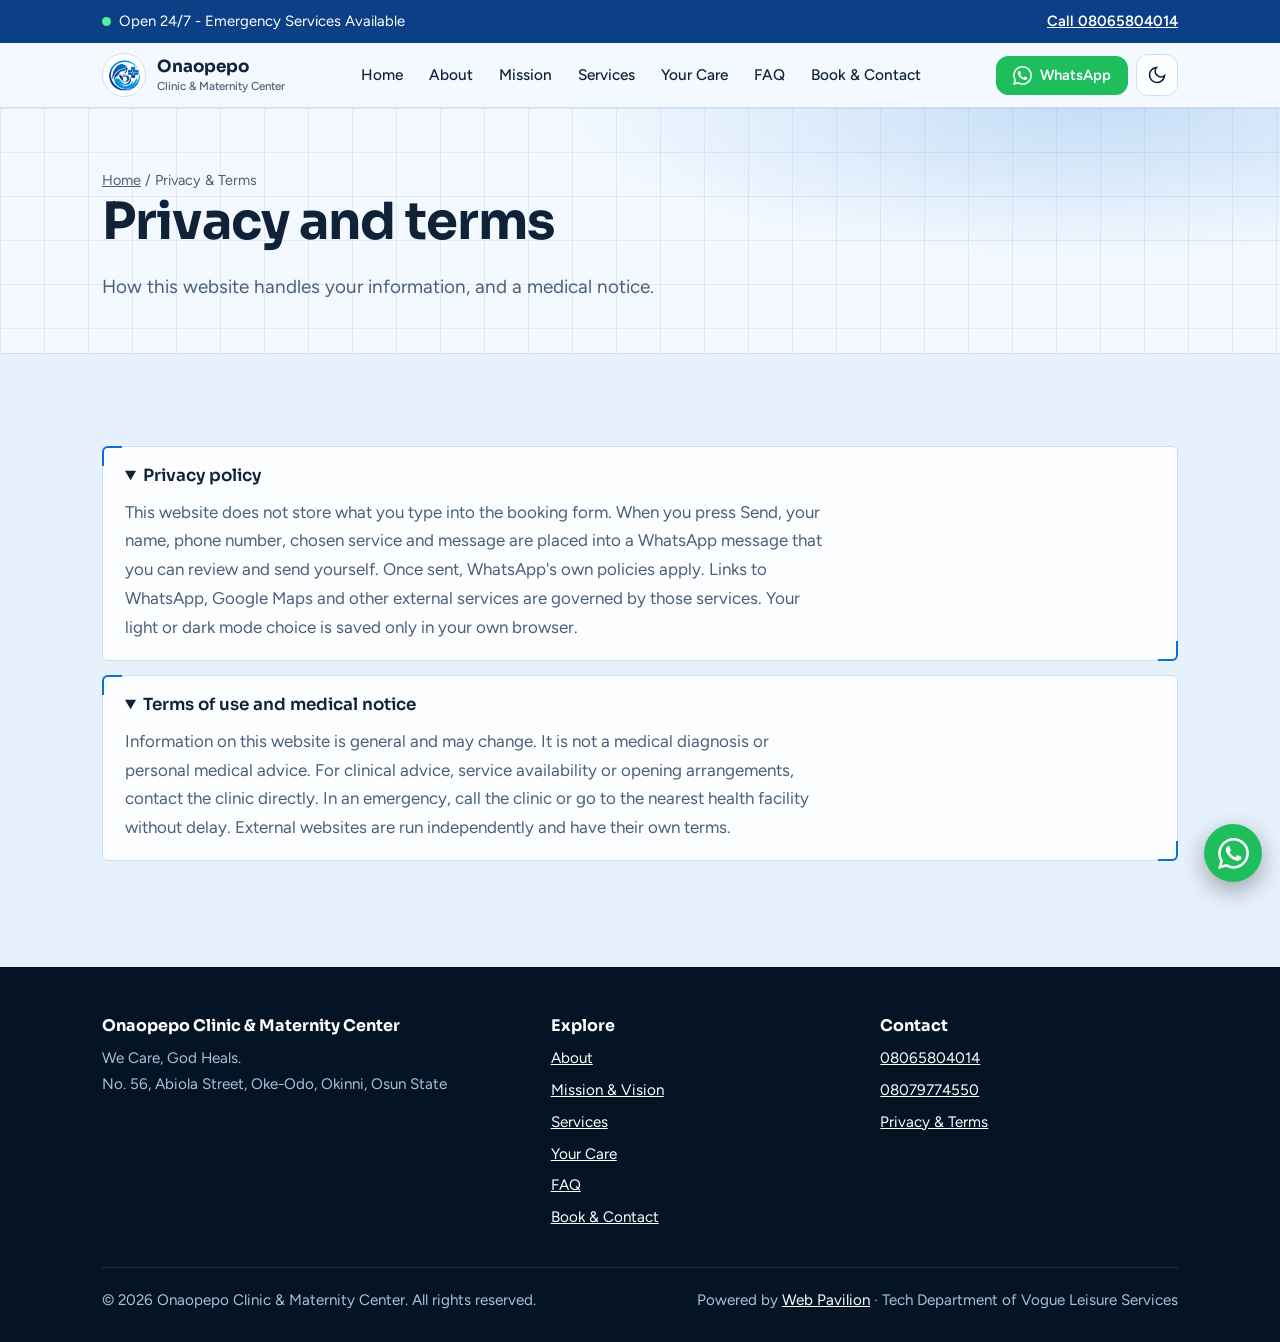
<file: legal.html>
<!DOCTYPE html><html lang="en"><head><meta charset="UTF-8">
<meta name="viewport" content="width=device-width, initial-scale=1, viewport-fit=cover">
<title>Privacy and Terms | Onaopepo Clinic &amp; Maternity Center</title>
<meta name="description" content="Privacy policy and terms of use for the Onaopepo Clinic &amp; Maternity Center website.">
<meta name="theme-color" content="#0b3f86">
<meta name="robots" content="index, follow">
<meta name="geo.region" content="NG-OS">
<meta name="geo.placename" content="Okinni, Osun State, Nigeria">
<meta property="og:type" content="website"><meta property="og:site_name" content="Onaopepo Clinic &amp; Maternity Center"><meta property="og:title" content="Privacy and Terms | Onaopepo Clinic &amp; Maternity Center"><meta property="og:description" content="Privacy policy and terms of use for the Onaopepo Clinic &amp; Maternity Center website."><meta property="og:locale" content="en_NG">
<meta name="twitter:card" content="summary">
<link rel="icon" href="favicon.jpg">
<script>(function(){var t;try{t=localStorage.getItem('onaopepo-theme')}catch(e){}if(!t){t=window.matchMedia&&matchMedia('(prefers-color-scheme: dark)').matches?'dark':'light'}document.documentElement.setAttribute('data-theme',t)})()</script>
<link rel="stylesheet" href="https://fonts.googleapis.com/css2?family=Sora:wght@600;700&family=Figtree:wght@400;500;600&display=swap">
<link rel="stylesheet" href="style.css"></head><body>
<div class="prog" id="prog"></div>
<div class="bar"><div class="wrap"><span><span class="dot" aria-hidden="true"></span>Open 24/7 - Emergency Services Available</span><a href="tel:+2348065804014">Call 08065804014</a></div></div>
<header class="top"><div class="wrap"><a class="brand" href="index.html"><i role="img" aria-label="Onaopepo logo"></i><span>Onaopepo<small>Clinic &amp; Maternity Center</small></span></a>
<nav id="nav" aria-label="Main"><a class="l" href="index.html">Home</a><a class="l" href="about.html">About</a><a class="l" href="mission.html">Mission</a><a class="l" href="services.html">Services</a><a class="l" href="your-care.html">Your Care</a><a class="l" href="faq.html">FAQ</a><a class="l" href="book.html">Book &amp; Contact</a></nav>
<div class="tools"><a class="btn w sm" href="https://wa.me/2348065804014" target="_blank" rel="noopener noreferrer"><svg viewBox="0 0 24 24" aria-hidden="true"><path d="M17.472 14.382c-.297-.149-1.758-.867-2.03-.967-.273-.099-.471-.148-.67.15-.197.297-.767.966-.94 1.164-.173.199-.347.223-.644.075-.297-.15-1.255-.463-2.39-1.475-.883-.788-1.48-1.761-1.653-2.059-.173-.297-.018-.458.13-.606.134-.133.298-.347.446-.52.149-.174.198-.298.298-.497.099-.198.05-.371-.025-.52-.075-.149-.669-1.612-.916-2.207-.242-.579-.487-.5-.669-.51-.173-.008-.371-.01-.57-.01-.198 0-.52.074-.792.372-.272.297-1.04 1.016-1.04 2.479 0 1.462 1.065 2.875 1.213 3.074.149.198 2.096 3.2 5.077 4.487.709.306 1.262.489 1.694.625.712.227 1.36.195 1.871.118.571-.085 1.758-.719 2.006-1.413.248-.694.248-1.289.173-1.413-.074-.124-.272-.198-.57-.347m-5.421 7.403h-.004a9.87 9.87 0 01-5.031-1.378l-.361-.214-3.741.982.998-3.648-.235-.374a9.86 9.86 0 01-1.51-5.26c.001-5.45 4.436-9.884 9.888-9.884 2.64 0 5.122 1.03 6.988 2.898a9.825 9.825 0 012.893 6.994c-.003 5.45-4.437 9.884-9.885 9.884m8.413-18.297A11.815 11.815 0 0012.05 0C5.495 0 .16 5.335.157 11.892c0 2.096.547 4.142 1.588 5.945L.057 24l6.305-1.654a11.882 11.882 0 005.683 1.448h.005c6.554 0 11.89-5.335 11.893-11.893a11.821 11.821 0 00-3.48-8.413Z"/></svg>WhatsApp</a>
<button class="ib" id="theme" aria-label="Switch between light and dark mode"><svg id="moon" viewBox="0 0 24 24"><path d="M21 12.8A9 9 0 1 1 11.2 3a7 7 0 0 0 9.8 9.8z"/></svg><svg id="sun" viewBox="0 0 24 24"><circle cx="12" cy="12" r="4"/><path d="M12 2v2M12 20v2M4.9 4.9l1.4 1.4M17.7 17.7l1.4 1.4M2 12h2M20 12h2M4.9 19.1l1.4-1.4M17.7 6.3l1.4-1.4"/></svg></button>
<button class="ib" id="menu" aria-label="Open menu" aria-expanded="false" aria-controls="nav"><svg viewBox="0 0 24 24"><path d="M4 7h16M4 12h16M4 17h16"/></svg></button></div></div></header>
<main id="top"><section class="phead"><div class="wrap"><p class="crumb"><a href="index.html">Home</a> / Privacy &amp; Terms</p><h1>Privacy and terms</h1><p class="lead">How this website handles your information, and a medical notice.</p></div></section><section id="legal" class="alt"><div class="wrap">
<details class="hud" open id="privacy"><summary>Privacy policy</summary><p>This website does not store what you type into the booking form. When you press Send, your name, phone number, chosen service and message are placed into a WhatsApp message that you can review and send yourself. Once sent, WhatsApp's own policies apply. Links to WhatsApp, Google Maps and other external services are governed by those services. Your light or dark mode choice is saved only in your own browser.</p></details>
<details class="hud" open id="terms"><summary>Terms of use and medical notice</summary><p>Information on this website is general and may change. It is not a medical diagnosis or personal medical advice. For clinical advice, service availability or opening arrangements, contact the clinic directly. In an emergency, call the clinic or go to the nearest health facility without delay. External websites are run independently and have their own terms.</p></details></div></section></main>
<nav class="qbar" aria-label="Quick contact"><a class="c" href="tel:+2348065804014"><svg viewBox="0 0 24 24" aria-hidden="true"><path d="M22 16.9v3a2 2 0 0 1-2.2 2 19.8 19.8 0 0 1-8.6-3.1 19.5 19.5 0 0 1-6-6A19.8 19.8 0 0 1 2.100 4.200 2 2 0 0 1 4.100 2h3a2 2 0 0 1 2 1.700c.1 1 .4 1.900.7 2.800a2 2 0 0 1-.5 2.100L8.100 9.900a16 16 0 0 0 6 6l1.300-1.300a2 2 0 0 1 2.100-.4c.9.300 1.800.6 2.800.7a2 2 0 0 1 1.700 2z"/></svg>Call</a><a class="w" href="https://wa.me/2348065804014" target="_blank" rel="noopener noreferrer"><svg viewBox="0 0 24 24" aria-hidden="true"><path d="M17.472 14.382c-.297-.149-1.758-.867-2.03-.967-.273-.099-.471-.148-.67.15-.197.297-.767.966-.94 1.164-.173.199-.347.223-.644.075-.297-.15-1.255-.463-2.39-1.475-.883-.788-1.48-1.761-1.653-2.059-.173-.297-.018-.458.13-.606.134-.133.298-.347.446-.52.149-.174.198-.298.298-.497.099-.198.05-.371-.025-.52-.075-.149-.669-1.612-.916-2.207-.242-.579-.487-.5-.669-.51-.173-.008-.371-.01-.57-.01-.198 0-.52.074-.792.372-.272.297-1.04 1.016-1.04 2.479 0 1.462 1.065 2.875 1.213 3.074.149.198 2.096 3.2 5.077 4.487.709.306 1.262.489 1.694.625.712.227 1.36.195 1.871.118.571-.085 1.758-.719 2.006-1.413.248-.694.248-1.289.173-1.413-.074-.124-.272-.198-.57-.347m-5.421 7.403h-.004a9.87 9.87 0 01-5.031-1.378l-.361-.214-3.741.982.998-3.648-.235-.374a9.86 9.86 0 01-1.51-5.26c.001-5.45 4.436-9.884 9.888-9.884 2.64 0 5.122 1.03 6.988 2.898a9.825 9.825 0 012.893 6.994c-.003 5.45-4.437 9.884-9.885 9.884m8.413-18.297A11.815 11.815 0 0012.05 0C5.495 0 .16 5.335.157 11.892c0 2.096.547 4.142 1.588 5.945L.057 24l6.305-1.654a11.882 11.882 0 005.683 1.448h.005c6.554 0 11.89-5.335 11.893-11.893a11.821 11.821 0 00-3.48-8.413Z"/></svg>WhatsApp</a><a href="https://www.google.com/maps/search/?api=1&amp;query=Okinni%2C%20Osun%20State%2C%20Nigeria" target="_blank" rel="noopener noreferrer"><svg viewBox="0 0 24 24" aria-hidden="true"><path d="M12 21s-7-6.200-7-11a7 7 0 0 1 14 0c0 4.800-7 11-7 11z"/><circle cx="12" cy="10" r="2.500"/></svg>Directions</a></nav>
<a class="wafloat" href="https://wa.me/2348065804014" target="_blank" rel="noopener noreferrer" aria-label="Chat with Onaopepo Clinic on WhatsApp"><svg viewBox="0 0 24 24" aria-hidden="true"><path d="M17.472 14.382c-.297-.149-1.758-.867-2.03-.967-.273-.099-.471-.148-.67.15-.197.297-.767.966-.94 1.164-.173.199-.347.223-.644.075-.297-.15-1.255-.463-2.39-1.475-.883-.788-1.48-1.761-1.653-2.059-.173-.297-.018-.458.13-.606.134-.133.298-.347.446-.52.149-.174.198-.298.298-.497.099-.198.05-.371-.025-.52-.075-.149-.669-1.612-.916-2.207-.242-.579-.487-.5-.669-.51-.173-.008-.371-.01-.57-.01-.198 0-.52.074-.792.372-.272.297-1.04 1.016-1.04 2.479 0 1.462 1.065 2.875 1.213 3.074.149.198 2.096 3.2 5.077 4.487.709.306 1.262.489 1.694.625.712.227 1.36.195 1.871.118.571-.085 1.758-.719 2.006-1.413.248-.694.248-1.289.173-1.413-.074-.124-.272-.198-.57-.347m-5.421 7.403h-.004a9.87 9.87 0 01-5.031-1.378l-.361-.214-3.741.982.998-3.648-.235-.374a9.86 9.86 0 01-1.51-5.26c.001-5.45 4.436-9.884 9.888-9.884 2.64 0 5.122 1.03 6.988 2.898a9.825 9.825 0 012.893 6.994c-.003 5.45-4.437 9.884-9.885 9.884m8.413-18.297A11.815 11.815 0 0012.05 0C5.495 0 .16 5.335.157 11.892c0 2.096.547 4.142 1.588 5.945L.057 24l6.305-1.654a11.882 11.882 0 005.683 1.448h.005c6.554 0 11.89-5.335 11.893-11.893a11.821 11.821 0 00-3.48-8.413Z"/></svg></a>
<a class="ib totop" id="top-btn" href="#top" aria-label="Back to top"><svg viewBox="0 0 24 24"><path d="M12 19V5M5 12l7-7 7 7"/></svg></a>
<footer><div class="wrap"><div class="fgrid"><div><h4>Onaopepo Clinic &amp; Maternity Center</h4><p>We Care, God Heals.<br>No. 56, Abiola Street, Oke-Odo, Okinni, Osun State</p></div>
<div><h4>Explore</h4><ul><li><a href="about.html">About</a></li><li><a href="mission.html">Mission &amp; Vision</a></li><li><a href="services.html">Services</a></li><li><a href="your-care.html">Your Care</a></li><li><a href="faq.html">FAQ</a></li><li><a href="book.html">Book &amp; Contact</a></li></ul></div>
<div><h4>Contact</h4><ul><li><a href="tel:+2348065804014">08065804014</a></li><li><a href="tel:+2348079774550">08079774550</a></li><li><a href="legal.html">Privacy &amp; Terms</a></li></ul></div></div>
<div class="fbot"><span>&copy; <span id="yr">2026</span> Onaopepo Clinic &amp; Maternity Center. All rights reserved.</span><span>Powered by <a href="https://webpavilion.netlify.app" target="_blank" rel="noopener noreferrer">Web Pavilion</a> &middot; Tech Department of Vogue Leisure Services</span></div></div></footer>
<script src="script.js"></script></body></html>
</file>
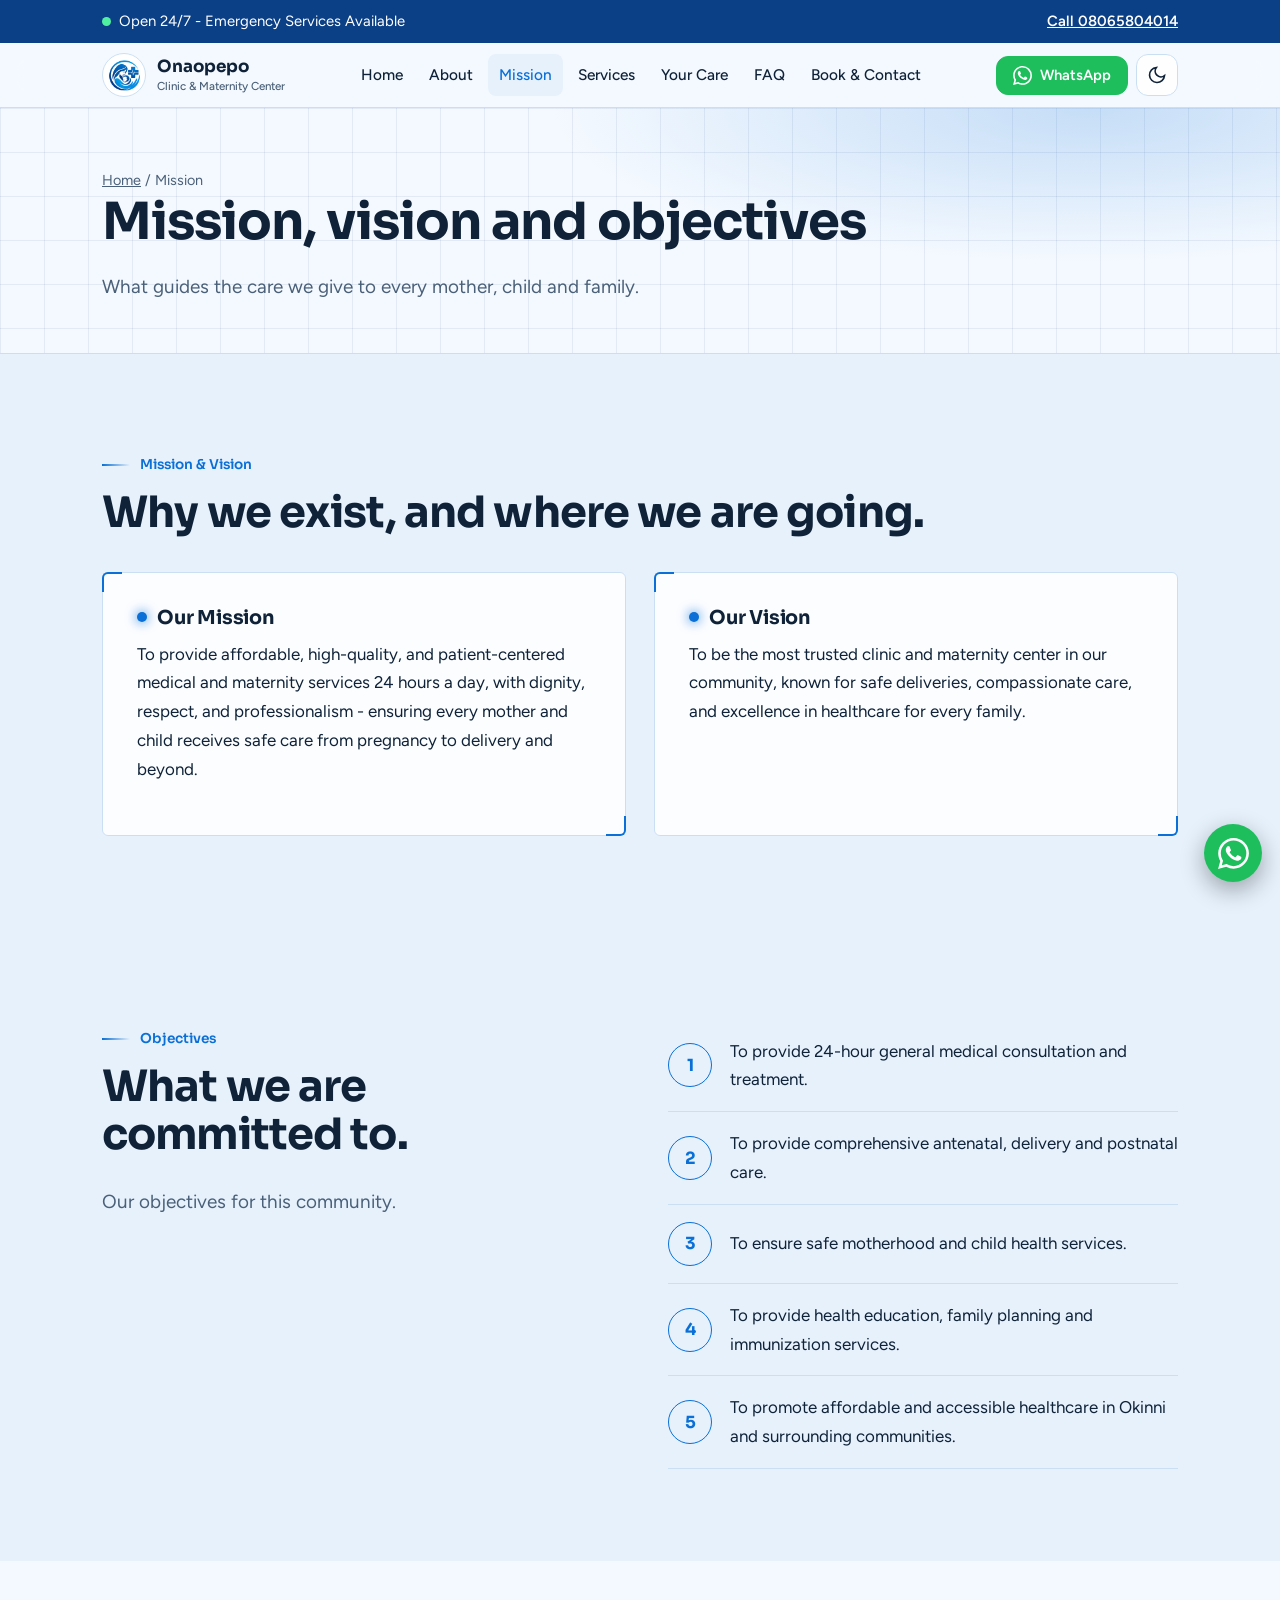
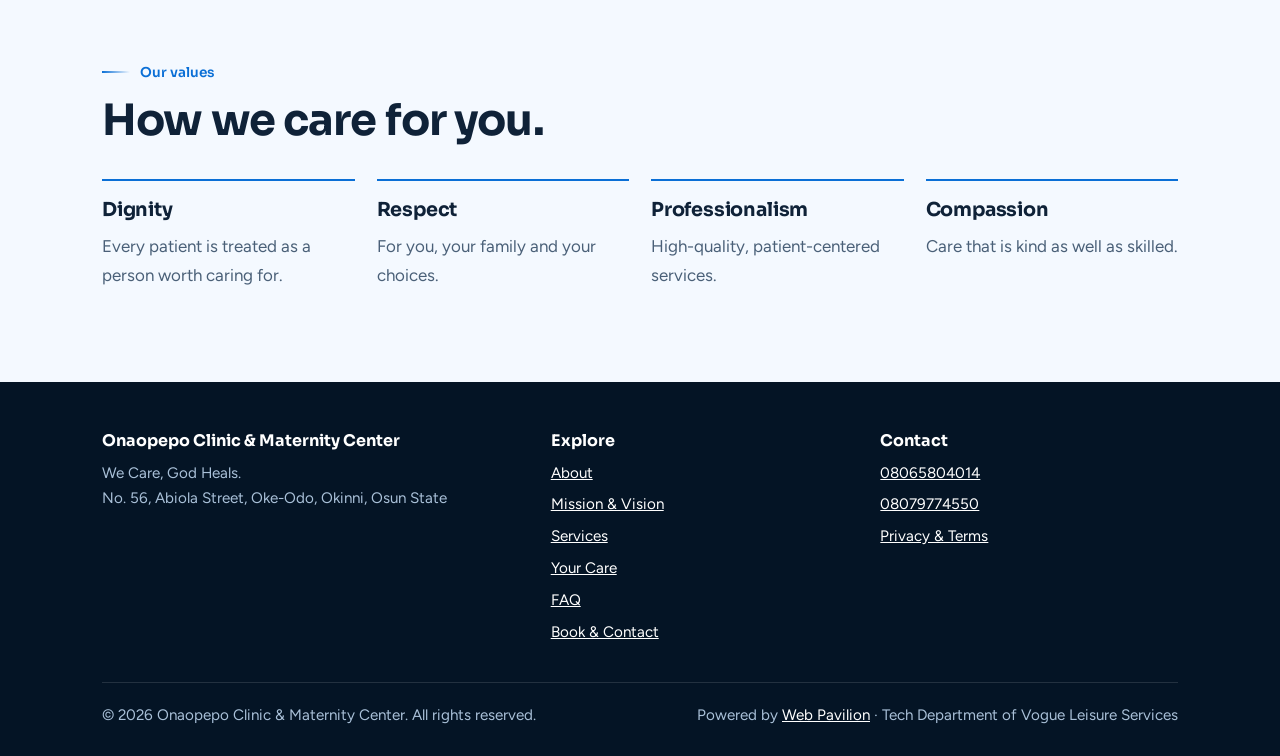
<file: mission.html>
<!DOCTYPE html><html lang="en"><head><meta charset="UTF-8">
<meta name="viewport" content="width=device-width, initial-scale=1, viewport-fit=cover">
<title>Mission, Vision and Objectives | Onaopepo Clinic &amp; Maternity Center</title>
<meta name="description" content="The mission, vision, objectives and values of Onaopepo Clinic &amp; Maternity Center in Okinni, Osun State.">
<meta name="theme-color" content="#0b3f86">
<meta name="robots" content="index, follow">
<meta name="geo.region" content="NG-OS">
<meta name="geo.placename" content="Okinni, Osun State, Nigeria">
<meta property="og:type" content="website"><meta property="og:site_name" content="Onaopepo Clinic &amp; Maternity Center"><meta property="og:title" content="Mission, Vision and Objectives | Onaopepo Clinic &amp; Maternity Center"><meta property="og:description" content="The mission, vision, objectives and values of Onaopepo Clinic &amp; Maternity Center in Okinni, Osun State."><meta property="og:locale" content="en_NG">
<meta name="twitter:card" content="summary">
<link rel="icon" href="favicon.jpg">
<script>(function(){var t;try{t=localStorage.getItem('onaopepo-theme')}catch(e){}if(!t){t=window.matchMedia&&matchMedia('(prefers-color-scheme: dark)').matches?'dark':'light'}document.documentElement.setAttribute('data-theme',t)})()</script>
<link rel="stylesheet" href="https://fonts.googleapis.com/css2?family=Sora:wght@600;700&family=Figtree:wght@400;500;600&display=swap">
<link rel="stylesheet" href="style.css"></head><body>
<div class="prog" id="prog"></div>
<div class="bar"><div class="wrap"><span><span class="dot" aria-hidden="true"></span>Open 24/7 - Emergency Services Available</span><a href="tel:+2348065804014">Call 08065804014</a></div></div>
<header class="top"><div class="wrap"><a class="brand" href="index.html"><i role="img" aria-label="Onaopepo logo"></i><span>Onaopepo<small>Clinic &amp; Maternity Center</small></span></a>
<nav id="nav" aria-label="Main"><a class="l" href="index.html">Home</a><a class="l" href="about.html">About</a><a class="l" href="mission.html" aria-current="page">Mission</a><a class="l" href="services.html">Services</a><a class="l" href="your-care.html">Your Care</a><a class="l" href="faq.html">FAQ</a><a class="l" href="book.html">Book &amp; Contact</a></nav>
<div class="tools"><a class="btn w sm" href="https://wa.me/2348065804014" target="_blank" rel="noopener noreferrer"><svg viewBox="0 0 24 24" aria-hidden="true"><path d="M17.472 14.382c-.297-.149-1.758-.867-2.03-.967-.273-.099-.471-.148-.67.15-.197.297-.767.966-.94 1.164-.173.199-.347.223-.644.075-.297-.15-1.255-.463-2.39-1.475-.883-.788-1.48-1.761-1.653-2.059-.173-.297-.018-.458.13-.606.134-.133.298-.347.446-.52.149-.174.198-.298.298-.497.099-.198.05-.371-.025-.52-.075-.149-.669-1.612-.916-2.207-.242-.579-.487-.5-.669-.51-.173-.008-.371-.01-.57-.01-.198 0-.52.074-.792.372-.272.297-1.04 1.016-1.04 2.479 0 1.462 1.065 2.875 1.213 3.074.149.198 2.096 3.2 5.077 4.487.709.306 1.262.489 1.694.625.712.227 1.36.195 1.871.118.571-.085 1.758-.719 2.006-1.413.248-.694.248-1.289.173-1.413-.074-.124-.272-.198-.57-.347m-5.421 7.403h-.004a9.87 9.87 0 01-5.031-1.378l-.361-.214-3.741.982.998-3.648-.235-.374a9.86 9.86 0 01-1.51-5.26c.001-5.45 4.436-9.884 9.888-9.884 2.64 0 5.122 1.03 6.988 2.898a9.825 9.825 0 012.893 6.994c-.003 5.45-4.437 9.884-9.885 9.884m8.413-18.297A11.815 11.815 0 0012.05 0C5.495 0 .16 5.335.157 11.892c0 2.096.547 4.142 1.588 5.945L.057 24l6.305-1.654a11.882 11.882 0 005.683 1.448h.005c6.554 0 11.89-5.335 11.893-11.893a11.821 11.821 0 00-3.48-8.413Z"/></svg>WhatsApp</a>
<button class="ib" id="theme" aria-label="Switch between light and dark mode"><svg id="moon" viewBox="0 0 24 24"><path d="M21 12.8A9 9 0 1 1 11.2 3a7 7 0 0 0 9.8 9.8z"/></svg><svg id="sun" viewBox="0 0 24 24"><circle cx="12" cy="12" r="4"/><path d="M12 2v2M12 20v2M4.9 4.9l1.4 1.4M17.7 17.7l1.4 1.4M2 12h2M20 12h2M4.9 19.1l1.4-1.4M17.7 6.3l1.4-1.4"/></svg></button>
<button class="ib" id="menu" aria-label="Open menu" aria-expanded="false" aria-controls="nav"><svg viewBox="0 0 24 24"><path d="M4 7h16M4 12h16M4 17h16"/></svg></button></div></div></header>
<main id="top"><section class="phead"><div class="wrap"><p class="crumb"><a href="index.html">Home</a> / Mission</p><h1>Mission, vision and objectives</h1><p class="lead">What guides the care we give to every mother, child and family.</p></div></section><section id="purpose" class="alt"><div class="wrap"><span class="kick">Mission &amp; Vision</span><h2>Why we exist, and where we are going.</h2>
<div class="pv"><div class="hud"><h3>Our Mission</h3><p>To provide affordable, high-quality, and patient-centered medical and maternity services 24 hours a day, with dignity, respect, and professionalism - ensuring every mother and child receives safe care from pregnancy to delivery and beyond.</p></div>
<div class="hud"><h3>Our Vision</h3><p>To be the most trusted clinic and maternity center in our community, known for safe deliveries, compassionate care, and excellence in healthcare for every family.</p></div></div></div></section><section id="objectives" class="alt"><div class="wrap split"><div><span class="kick">Objectives</span><h2>What we are committed to.</h2><p class="lead">Our objectives for this community.</p></div>
<ol class="obj"><li>To provide 24-hour general medical consultation and treatment.</li><li>To provide comprehensive antenatal, delivery and postnatal care.</li><li>To ensure safe motherhood and child health services.</li><li>To provide health education, family planning and immunization services.</li><li>To promote affordable and accessible healthcare in Okinni and surrounding communities.</li></ol></div></section><section id="values"><div class="wrap"><span class="kick">Our values</span><h2>How we care for you.</h2><div class="values">
<div><h3>Dignity</h3><p>Every patient is treated as a person worth caring for.</p></div><div><h3>Respect</h3><p>For you, your family and your choices.</p></div><div><h3>Professionalism</h3><p>High-quality, patient-centered services.</p></div><div><h3>Compassion</h3><p>Care that is kind as well as skilled.</p></div></div></div></section></main>
<nav class="qbar" aria-label="Quick contact"><a class="c" href="tel:+2348065804014"><svg viewBox="0 0 24 24" aria-hidden="true"><path d="M22 16.9v3a2 2 0 0 1-2.2 2 19.8 19.8 0 0 1-8.6-3.1 19.5 19.5 0 0 1-6-6A19.8 19.8 0 0 1 2.100 4.200 2 2 0 0 1 4.100 2h3a2 2 0 0 1 2 1.700c.1 1 .4 1.900.7 2.800a2 2 0 0 1-.5 2.100L8.100 9.900a16 16 0 0 0 6 6l1.300-1.300a2 2 0 0 1 2.100-.4c.9.300 1.800.6 2.800.7a2 2 0 0 1 1.700 2z"/></svg>Call</a><a class="w" href="https://wa.me/2348065804014" target="_blank" rel="noopener noreferrer"><svg viewBox="0 0 24 24" aria-hidden="true"><path d="M17.472 14.382c-.297-.149-1.758-.867-2.03-.967-.273-.099-.471-.148-.67.15-.197.297-.767.966-.94 1.164-.173.199-.347.223-.644.075-.297-.15-1.255-.463-2.39-1.475-.883-.788-1.48-1.761-1.653-2.059-.173-.297-.018-.458.13-.606.134-.133.298-.347.446-.52.149-.174.198-.298.298-.497.099-.198.05-.371-.025-.52-.075-.149-.669-1.612-.916-2.207-.242-.579-.487-.5-.669-.51-.173-.008-.371-.01-.57-.01-.198 0-.52.074-.792.372-.272.297-1.04 1.016-1.04 2.479 0 1.462 1.065 2.875 1.213 3.074.149.198 2.096 3.2 5.077 4.487.709.306 1.262.489 1.694.625.712.227 1.36.195 1.871.118.571-.085 1.758-.719 2.006-1.413.248-.694.248-1.289.173-1.413-.074-.124-.272-.198-.57-.347m-5.421 7.403h-.004a9.87 9.87 0 01-5.031-1.378l-.361-.214-3.741.982.998-3.648-.235-.374a9.86 9.86 0 01-1.51-5.26c.001-5.45 4.436-9.884 9.888-9.884 2.64 0 5.122 1.03 6.988 2.898a9.825 9.825 0 012.893 6.994c-.003 5.45-4.437 9.884-9.885 9.884m8.413-18.297A11.815 11.815 0 0012.05 0C5.495 0 .16 5.335.157 11.892c0 2.096.547 4.142 1.588 5.945L.057 24l6.305-1.654a11.882 11.882 0 005.683 1.448h.005c6.554 0 11.89-5.335 11.893-11.893a11.821 11.821 0 00-3.48-8.413Z"/></svg>WhatsApp</a><a href="https://www.google.com/maps/search/?api=1&amp;query=Okinni%2C%20Osun%20State%2C%20Nigeria" target="_blank" rel="noopener noreferrer"><svg viewBox="0 0 24 24" aria-hidden="true"><path d="M12 21s-7-6.200-7-11a7 7 0 0 1 14 0c0 4.800-7 11-7 11z"/><circle cx="12" cy="10" r="2.500"/></svg>Directions</a></nav>
<a class="wafloat" href="https://wa.me/2348065804014" target="_blank" rel="noopener noreferrer" aria-label="Chat with Onaopepo Clinic on WhatsApp"><svg viewBox="0 0 24 24" aria-hidden="true"><path d="M17.472 14.382c-.297-.149-1.758-.867-2.03-.967-.273-.099-.471-.148-.67.15-.197.297-.767.966-.94 1.164-.173.199-.347.223-.644.075-.297-.15-1.255-.463-2.39-1.475-.883-.788-1.48-1.761-1.653-2.059-.173-.297-.018-.458.13-.606.134-.133.298-.347.446-.52.149-.174.198-.298.298-.497.099-.198.05-.371-.025-.52-.075-.149-.669-1.612-.916-2.207-.242-.579-.487-.5-.669-.51-.173-.008-.371-.01-.57-.01-.198 0-.52.074-.792.372-.272.297-1.04 1.016-1.04 2.479 0 1.462 1.065 2.875 1.213 3.074.149.198 2.096 3.2 5.077 4.487.709.306 1.262.489 1.694.625.712.227 1.36.195 1.871.118.571-.085 1.758-.719 2.006-1.413.248-.694.248-1.289.173-1.413-.074-.124-.272-.198-.57-.347m-5.421 7.403h-.004a9.87 9.87 0 01-5.031-1.378l-.361-.214-3.741.982.998-3.648-.235-.374a9.86 9.86 0 01-1.51-5.26c.001-5.45 4.436-9.884 9.888-9.884 2.64 0 5.122 1.03 6.988 2.898a9.825 9.825 0 012.893 6.994c-.003 5.45-4.437 9.884-9.885 9.884m8.413-18.297A11.815 11.815 0 0012.05 0C5.495 0 .16 5.335.157 11.892c0 2.096.547 4.142 1.588 5.945L.057 24l6.305-1.654a11.882 11.882 0 005.683 1.448h.005c6.554 0 11.89-5.335 11.893-11.893a11.821 11.821 0 00-3.48-8.413Z"/></svg></a>
<a class="ib totop" id="top-btn" href="#top" aria-label="Back to top"><svg viewBox="0 0 24 24"><path d="M12 19V5M5 12l7-7 7 7"/></svg></a>
<footer><div class="wrap"><div class="fgrid"><div><h4>Onaopepo Clinic &amp; Maternity Center</h4><p>We Care, God Heals.<br>No. 56, Abiola Street, Oke-Odo, Okinni, Osun State</p></div>
<div><h4>Explore</h4><ul><li><a href="about.html">About</a></li><li><a href="mission.html">Mission &amp; Vision</a></li><li><a href="services.html">Services</a></li><li><a href="your-care.html">Your Care</a></li><li><a href="faq.html">FAQ</a></li><li><a href="book.html">Book &amp; Contact</a></li></ul></div>
<div><h4>Contact</h4><ul><li><a href="tel:+2348065804014">08065804014</a></li><li><a href="tel:+2348079774550">08079774550</a></li><li><a href="legal.html">Privacy &amp; Terms</a></li></ul></div></div>
<div class="fbot"><span>&copy; <span id="yr">2026</span> Onaopepo Clinic &amp; Maternity Center. All rights reserved.</span><span>Powered by <a href="https://webpavilion.netlify.app" target="_blank" rel="noopener noreferrer">Web Pavilion</a> &middot; Tech Department of Vogue Leisure Services</span></div></div></footer>
<script src="script.js"></script></body></html>
</file>
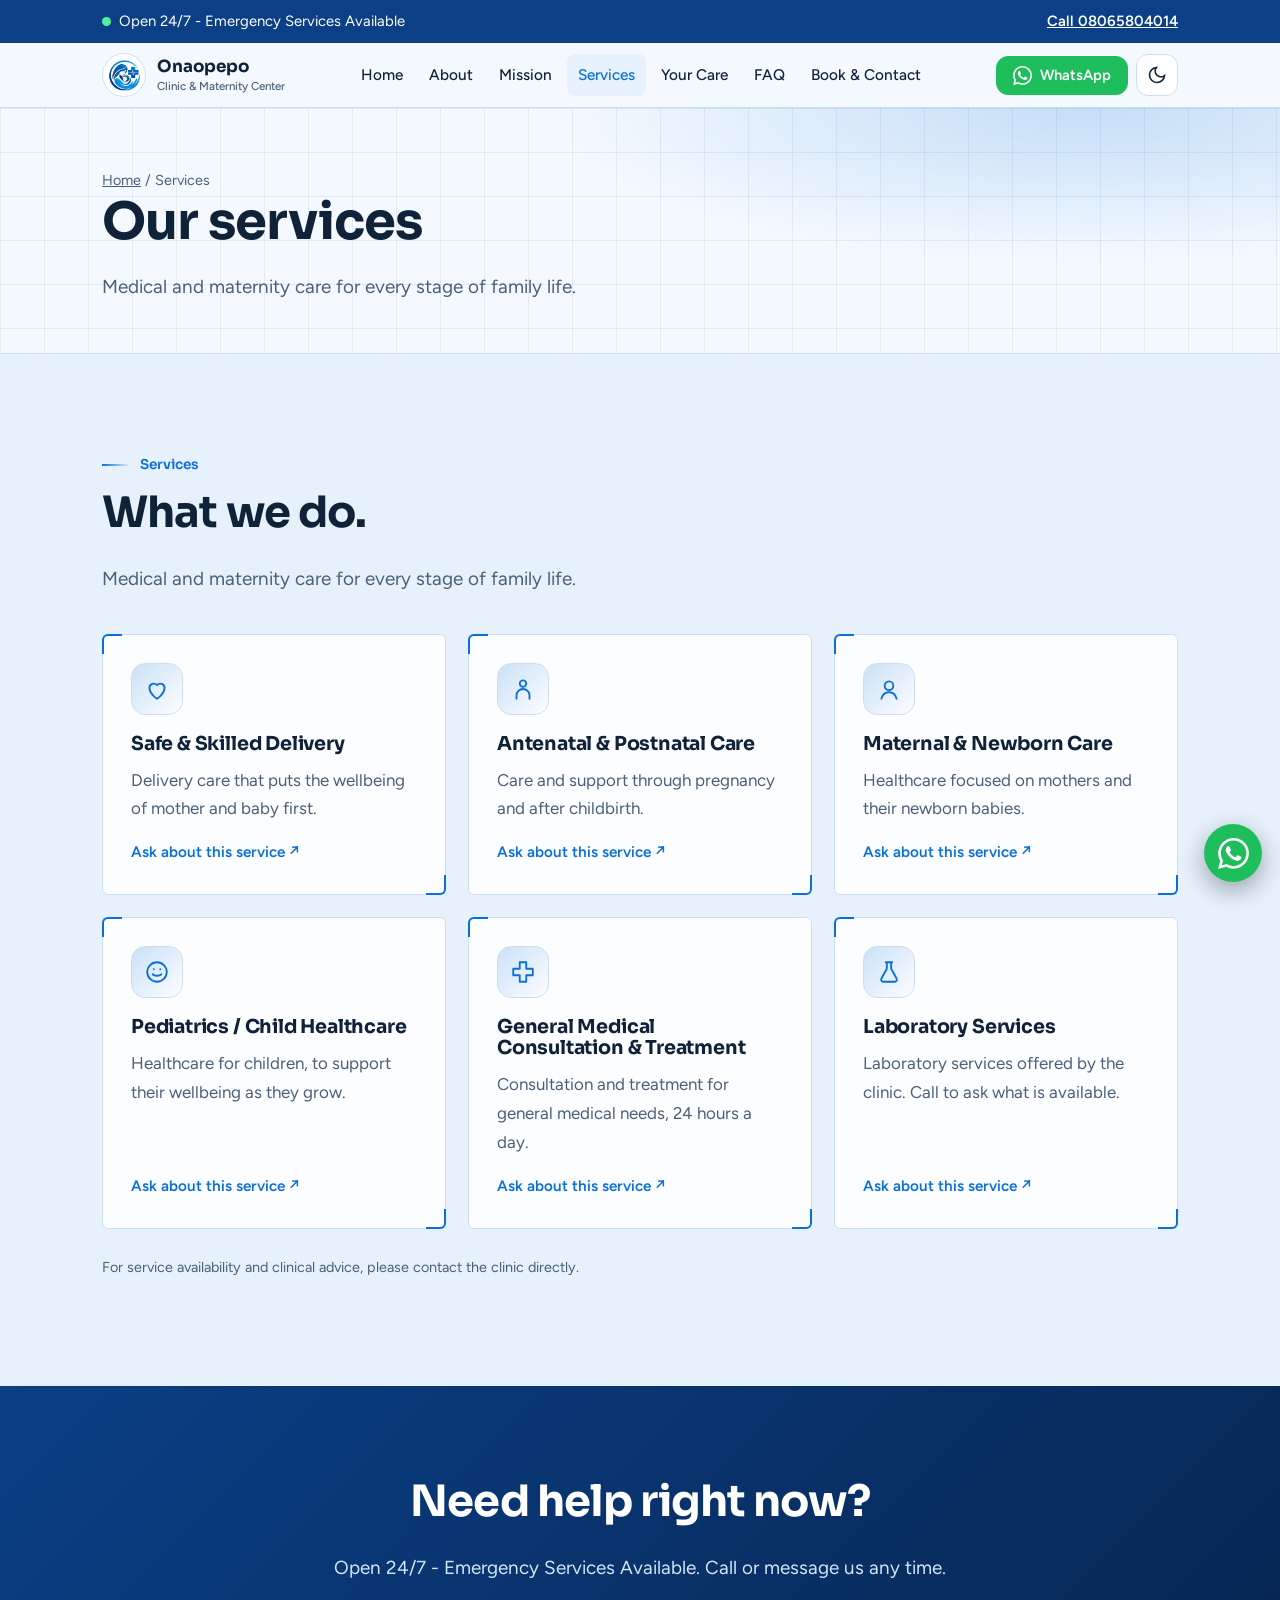
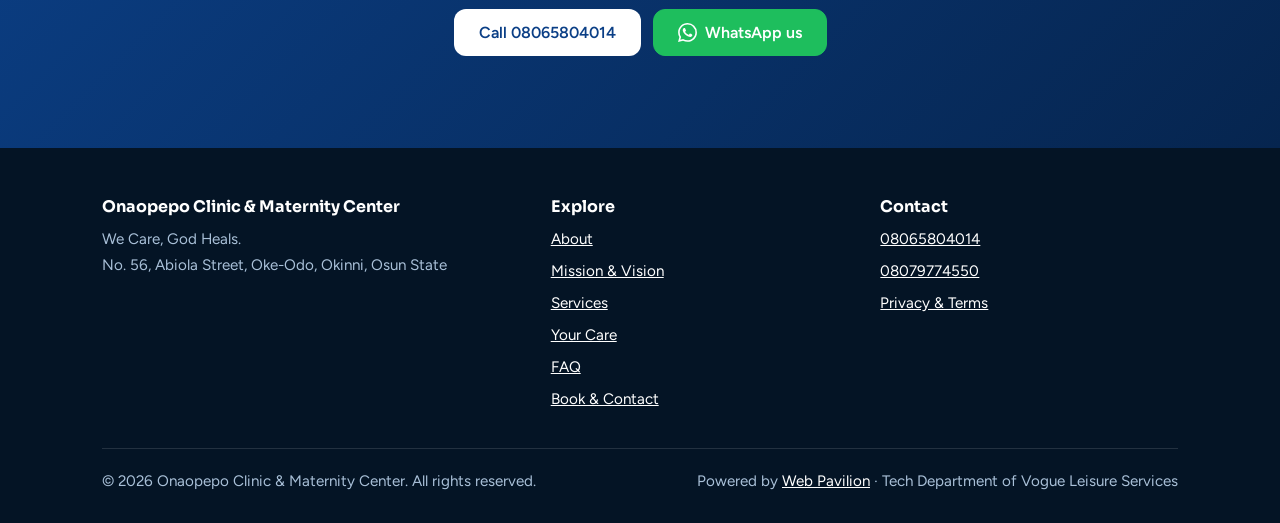
<file: services.html>
<!DOCTYPE html><html lang="en"><head><meta charset="UTF-8">
<meta name="viewport" content="width=device-width, initial-scale=1, viewport-fit=cover">
<title>Our Services | Delivery, Antenatal, Child Healthcare, Lab | Onaopepo Clinic, Okinni</title>
<meta name="description" content="Services at Onaopepo Clinic &amp; Maternity Center, Okinni: safe delivery, antenatal and postnatal care, newborn and child healthcare, general medical consultation and laboratory services.">
<meta name="theme-color" content="#0b3f86">
<meta name="robots" content="index, follow">
<meta name="geo.region" content="NG-OS">
<meta name="geo.placename" content="Okinni, Osun State, Nigeria">
<meta property="og:type" content="website"><meta property="og:site_name" content="Onaopepo Clinic &amp; Maternity Center"><meta property="og:title" content="Our Services | Delivery, Antenatal, Child Healthcare, Lab | Onaopepo Clinic, Okinni"><meta property="og:description" content="Services at Onaopepo Clinic &amp; Maternity Center, Okinni: safe delivery, antenatal and postnatal care, newborn and child healthcare, general medical consultation and laboratory services."><meta property="og:locale" content="en_NG">
<meta name="twitter:card" content="summary">
<link rel="icon" href="favicon.jpg">
<script>(function(){var t;try{t=localStorage.getItem('onaopepo-theme')}catch(e){}if(!t){t=window.matchMedia&&matchMedia('(prefers-color-scheme: dark)').matches?'dark':'light'}document.documentElement.setAttribute('data-theme',t)})()</script>
<link rel="stylesheet" href="https://fonts.googleapis.com/css2?family=Sora:wght@600;700&family=Figtree:wght@400;500;600&display=swap">
<link rel="stylesheet" href="style.css"></head><body>
<div class="prog" id="prog"></div>
<div class="bar"><div class="wrap"><span><span class="dot" aria-hidden="true"></span>Open 24/7 - Emergency Services Available</span><a href="tel:+2348065804014">Call 08065804014</a></div></div>
<header class="top"><div class="wrap"><a class="brand" href="index.html"><i role="img" aria-label="Onaopepo logo"></i><span>Onaopepo<small>Clinic &amp; Maternity Center</small></span></a>
<nav id="nav" aria-label="Main"><a class="l" href="index.html">Home</a><a class="l" href="about.html">About</a><a class="l" href="mission.html">Mission</a><a class="l" href="services.html" aria-current="page">Services</a><a class="l" href="your-care.html">Your Care</a><a class="l" href="faq.html">FAQ</a><a class="l" href="book.html">Book &amp; Contact</a></nav>
<div class="tools"><a class="btn w sm" href="https://wa.me/2348065804014" target="_blank" rel="noopener noreferrer"><svg viewBox="0 0 24 24" aria-hidden="true"><path d="M17.472 14.382c-.297-.149-1.758-.867-2.03-.967-.273-.099-.471-.148-.67.15-.197.297-.767.966-.94 1.164-.173.199-.347.223-.644.075-.297-.15-1.255-.463-2.39-1.475-.883-.788-1.48-1.761-1.653-2.059-.173-.297-.018-.458.13-.606.134-.133.298-.347.446-.52.149-.174.198-.298.298-.497.099-.198.05-.371-.025-.52-.075-.149-.669-1.612-.916-2.207-.242-.579-.487-.5-.669-.51-.173-.008-.371-.01-.57-.01-.198 0-.52.074-.792.372-.272.297-1.04 1.016-1.04 2.479 0 1.462 1.065 2.875 1.213 3.074.149.198 2.096 3.2 5.077 4.487.709.306 1.262.489 1.694.625.712.227 1.36.195 1.871.118.571-.085 1.758-.719 2.006-1.413.248-.694.248-1.289.173-1.413-.074-.124-.272-.198-.57-.347m-5.421 7.403h-.004a9.87 9.87 0 01-5.031-1.378l-.361-.214-3.741.982.998-3.648-.235-.374a9.86 9.86 0 01-1.51-5.26c.001-5.45 4.436-9.884 9.888-9.884 2.64 0 5.122 1.03 6.988 2.898a9.825 9.825 0 012.893 6.994c-.003 5.45-4.437 9.884-9.885 9.884m8.413-18.297A11.815 11.815 0 0012.05 0C5.495 0 .16 5.335.157 11.892c0 2.096.547 4.142 1.588 5.945L.057 24l6.305-1.654a11.882 11.882 0 005.683 1.448h.005c6.554 0 11.89-5.335 11.893-11.893a11.821 11.821 0 00-3.48-8.413Z"/></svg>WhatsApp</a>
<button class="ib" id="theme" aria-label="Switch between light and dark mode"><svg id="moon" viewBox="0 0 24 24"><path d="M21 12.8A9 9 0 1 1 11.2 3a7 7 0 0 0 9.8 9.8z"/></svg><svg id="sun" viewBox="0 0 24 24"><circle cx="12" cy="12" r="4"/><path d="M12 2v2M12 20v2M4.9 4.9l1.4 1.4M17.7 17.7l1.4 1.4M2 12h2M20 12h2M4.9 19.1l1.4-1.4M17.7 6.3l1.4-1.4"/></svg></button>
<button class="ib" id="menu" aria-label="Open menu" aria-expanded="false" aria-controls="nav"><svg viewBox="0 0 24 24"><path d="M4 7h16M4 12h16M4 17h16"/></svg></button></div></div></header>
<main id="top"><section class="phead"><div class="wrap"><p class="crumb"><a href="index.html">Home</a> / Services</p><h1>Our services</h1><p class="lead">Medical and maternity care for every stage of family life.</p></div></section><section id="services" class="alt"><div class="wrap"><span class="kick">Services</span><h2>What we do.</h2><p class="lead">Medical and maternity care for every stage of family life.</p><div class="svcs"><article class="svc hud"><span class="ic"><svg viewBox="0 0 24 24" aria-hidden="true"><path d="M12 21s-7-4.4-7-10a4 4 0 0 1 7-2.6A4 4 0 0 1 19 11c0 5.6-7 10-7 10z"/></svg></span><h3>Safe &amp; Skilled Delivery</h3><p>Delivery care that puts the wellbeing of mother and baby first.</p><a href="book.html?service=Safe%20%26%20Skilled%20Delivery">Ask about this service</a></article><article class="svc hud"><span class="ic"><svg viewBox="0 0 24 24" aria-hidden="true"><circle cx="12" cy="7" r="3"/><path d="M6 21v-3a6 6 0 0 1 12 0v3"/></svg></span><h3>Antenatal &amp; Postnatal Care</h3><p>Care and support through pregnancy and after childbirth.</p><a href="book.html?service=Antenatal%20%26%20Postnatal%20Care">Ask about this service</a></article><article class="svc hud"><span class="ic"><svg viewBox="0 0 24 24" aria-hidden="true"><circle cx="12" cy="9" r="4"/><path d="M5 21c1-4 4-6 7-6s6 2 7 6"/></svg></span><h3>Maternal &amp; Newborn Care</h3><p>Healthcare focused on mothers and their newborn babies.</p><a href="book.html?service=Maternal%20%26%20Newborn%20Care">Ask about this service</a></article><article class="svc hud"><span class="ic"><svg viewBox="0 0 24 24" aria-hidden="true"><circle cx="12" cy="12" r="9"/><path d="M8 14c1 2 7 2 8 0M9 9.5h.01M15 9.5h.01"/></svg></span><h3>Pediatrics / Child Healthcare</h3><p>Healthcare for children, to support their wellbeing as they grow.</p><a href="book.html?service=Pediatrics%20/%20Child%20Healthcare">Ask about this service</a></article><article class="svc hud"><span class="ic"><svg viewBox="0 0 24 24" aria-hidden="true"><path d="M9 3h6v6h6v6h-6v6H9v-6H3V9h6z"/></svg></span><h3>General Medical Consultation &amp; Treatment</h3><p>Consultation and treatment for general medical needs, 24 hours a day.</p><a href="book.html?service=General%20Medical%20Consultation%20%26%20Treatment">Ask about this service</a></article><article class="svc hud"><span class="ic"><svg viewBox="0 0 24 24" aria-hidden="true"><path d="M9 3h6M10 3v6l-5 9a2 2 0 0 0 2 3h10a2 2 0 0 0 2-3l-5-9V3"/></svg></span><h3>Laboratory Services</h3><p>Laboratory services offered by the clinic. Call to ask what is available.</p><a href="book.html?service=Laboratory%20Services">Ask about this service</a></article></div>
<p class="note" style="margin-top:26px">For service availability and clinical advice, please contact the clinic directly.</p></div></section><section class="emerg"><div class="wrap"><h2>Need help right now?</h2><p class="lead">Open 24/7 - Emergency Services Available. Call or message us any time.</p>
<div class="btns"><a class="btn p" href="tel:+2348065804014">Call 08065804014</a><a class="btn w" href="https://wa.me/2348065804014" target="_blank" rel="noopener noreferrer"><svg viewBox="0 0 24 24" aria-hidden="true"><path d="M17.472 14.382c-.297-.149-1.758-.867-2.03-.967-.273-.099-.471-.148-.67.15-.197.297-.767.966-.94 1.164-.173.199-.347.223-.644.075-.297-.15-1.255-.463-2.39-1.475-.883-.788-1.48-1.761-1.653-2.059-.173-.297-.018-.458.13-.606.134-.133.298-.347.446-.52.149-.174.198-.298.298-.497.099-.198.05-.371-.025-.52-.075-.149-.669-1.612-.916-2.207-.242-.579-.487-.5-.669-.51-.173-.008-.371-.01-.57-.01-.198 0-.52.074-.792.372-.272.297-1.04 1.016-1.04 2.479 0 1.462 1.065 2.875 1.213 3.074.149.198 2.096 3.2 5.077 4.487.709.306 1.262.489 1.694.625.712.227 1.36.195 1.871.118.571-.085 1.758-.719 2.006-1.413.248-.694.248-1.289.173-1.413-.074-.124-.272-.198-.57-.347m-5.421 7.403h-.004a9.87 9.87 0 01-5.031-1.378l-.361-.214-3.741.982.998-3.648-.235-.374a9.86 9.86 0 01-1.51-5.26c.001-5.45 4.436-9.884 9.888-9.884 2.64 0 5.122 1.03 6.988 2.898a9.825 9.825 0 012.893 6.994c-.003 5.45-4.437 9.884-9.885 9.884m8.413-18.297A11.815 11.815 0 0012.05 0C5.495 0 .16 5.335.157 11.892c0 2.096.547 4.142 1.588 5.945L.057 24l6.305-1.654a11.882 11.882 0 005.683 1.448h.005c6.554 0 11.89-5.335 11.893-11.893a11.821 11.821 0 00-3.48-8.413Z"/></svg>WhatsApp us</a></div></div></section></main>
<nav class="qbar" aria-label="Quick contact"><a class="c" href="tel:+2348065804014"><svg viewBox="0 0 24 24" aria-hidden="true"><path d="M22 16.9v3a2 2 0 0 1-2.2 2 19.8 19.8 0 0 1-8.6-3.1 19.5 19.5 0 0 1-6-6A19.8 19.8 0 0 1 2.100 4.200 2 2 0 0 1 4.100 2h3a2 2 0 0 1 2 1.700c.1 1 .4 1.900.7 2.800a2 2 0 0 1-.5 2.100L8.100 9.900a16 16 0 0 0 6 6l1.300-1.300a2 2 0 0 1 2.100-.4c.9.300 1.800.6 2.800.7a2 2 0 0 1 1.700 2z"/></svg>Call</a><a class="w" href="https://wa.me/2348065804014" target="_blank" rel="noopener noreferrer"><svg viewBox="0 0 24 24" aria-hidden="true"><path d="M17.472 14.382c-.297-.149-1.758-.867-2.03-.967-.273-.099-.471-.148-.67.15-.197.297-.767.966-.94 1.164-.173.199-.347.223-.644.075-.297-.15-1.255-.463-2.39-1.475-.883-.788-1.48-1.761-1.653-2.059-.173-.297-.018-.458.13-.606.134-.133.298-.347.446-.52.149-.174.198-.298.298-.497.099-.198.05-.371-.025-.52-.075-.149-.669-1.612-.916-2.207-.242-.579-.487-.5-.669-.51-.173-.008-.371-.01-.57-.01-.198 0-.52.074-.792.372-.272.297-1.04 1.016-1.04 2.479 0 1.462 1.065 2.875 1.213 3.074.149.198 2.096 3.2 5.077 4.487.709.306 1.262.489 1.694.625.712.227 1.36.195 1.871.118.571-.085 1.758-.719 2.006-1.413.248-.694.248-1.289.173-1.413-.074-.124-.272-.198-.57-.347m-5.421 7.403h-.004a9.87 9.87 0 01-5.031-1.378l-.361-.214-3.741.982.998-3.648-.235-.374a9.86 9.86 0 01-1.51-5.26c.001-5.45 4.436-9.884 9.888-9.884 2.64 0 5.122 1.03 6.988 2.898a9.825 9.825 0 012.893 6.994c-.003 5.45-4.437 9.884-9.885 9.884m8.413-18.297A11.815 11.815 0 0012.05 0C5.495 0 .16 5.335.157 11.892c0 2.096.547 4.142 1.588 5.945L.057 24l6.305-1.654a11.882 11.882 0 005.683 1.448h.005c6.554 0 11.89-5.335 11.893-11.893a11.821 11.821 0 00-3.48-8.413Z"/></svg>WhatsApp</a><a href="https://www.google.com/maps/search/?api=1&amp;query=Okinni%2C%20Osun%20State%2C%20Nigeria" target="_blank" rel="noopener noreferrer"><svg viewBox="0 0 24 24" aria-hidden="true"><path d="M12 21s-7-6.200-7-11a7 7 0 0 1 14 0c0 4.800-7 11-7 11z"/><circle cx="12" cy="10" r="2.500"/></svg>Directions</a></nav>
<a class="wafloat" href="https://wa.me/2348065804014" target="_blank" rel="noopener noreferrer" aria-label="Chat with Onaopepo Clinic on WhatsApp"><svg viewBox="0 0 24 24" aria-hidden="true"><path d="M17.472 14.382c-.297-.149-1.758-.867-2.03-.967-.273-.099-.471-.148-.67.15-.197.297-.767.966-.94 1.164-.173.199-.347.223-.644.075-.297-.15-1.255-.463-2.39-1.475-.883-.788-1.48-1.761-1.653-2.059-.173-.297-.018-.458.13-.606.134-.133.298-.347.446-.52.149-.174.198-.298.298-.497.099-.198.05-.371-.025-.52-.075-.149-.669-1.612-.916-2.207-.242-.579-.487-.5-.669-.51-.173-.008-.371-.01-.57-.01-.198 0-.52.074-.792.372-.272.297-1.04 1.016-1.04 2.479 0 1.462 1.065 2.875 1.213 3.074.149.198 2.096 3.2 5.077 4.487.709.306 1.262.489 1.694.625.712.227 1.36.195 1.871.118.571-.085 1.758-.719 2.006-1.413.248-.694.248-1.289.173-1.413-.074-.124-.272-.198-.57-.347m-5.421 7.403h-.004a9.87 9.87 0 01-5.031-1.378l-.361-.214-3.741.982.998-3.648-.235-.374a9.86 9.86 0 01-1.51-5.26c.001-5.45 4.436-9.884 9.888-9.884 2.64 0 5.122 1.03 6.988 2.898a9.825 9.825 0 012.893 6.994c-.003 5.45-4.437 9.884-9.885 9.884m8.413-18.297A11.815 11.815 0 0012.05 0C5.495 0 .16 5.335.157 11.892c0 2.096.547 4.142 1.588 5.945L.057 24l6.305-1.654a11.882 11.882 0 005.683 1.448h.005c6.554 0 11.89-5.335 11.893-11.893a11.821 11.821 0 00-3.48-8.413Z"/></svg></a>
<a class="ib totop" id="top-btn" href="#top" aria-label="Back to top"><svg viewBox="0 0 24 24"><path d="M12 19V5M5 12l7-7 7 7"/></svg></a>
<footer><div class="wrap"><div class="fgrid"><div><h4>Onaopepo Clinic &amp; Maternity Center</h4><p>We Care, God Heals.<br>No. 56, Abiola Street, Oke-Odo, Okinni, Osun State</p></div>
<div><h4>Explore</h4><ul><li><a href="about.html">About</a></li><li><a href="mission.html">Mission &amp; Vision</a></li><li><a href="services.html">Services</a></li><li><a href="your-care.html">Your Care</a></li><li><a href="faq.html">FAQ</a></li><li><a href="book.html">Book &amp; Contact</a></li></ul></div>
<div><h4>Contact</h4><ul><li><a href="tel:+2348065804014">08065804014</a></li><li><a href="tel:+2348079774550">08079774550</a></li><li><a href="legal.html">Privacy &amp; Terms</a></li></ul></div></div>
<div class="fbot"><span>&copy; <span id="yr">2026</span> Onaopepo Clinic &amp; Maternity Center. All rights reserved.</span><span>Powered by <a href="https://webpavilion.netlify.app" target="_blank" rel="noopener noreferrer">Web Pavilion</a> &middot; Tech Department of Vogue Leisure Services</span></div></div></footer>
<script src="script.js"></script></body></html>
</file>
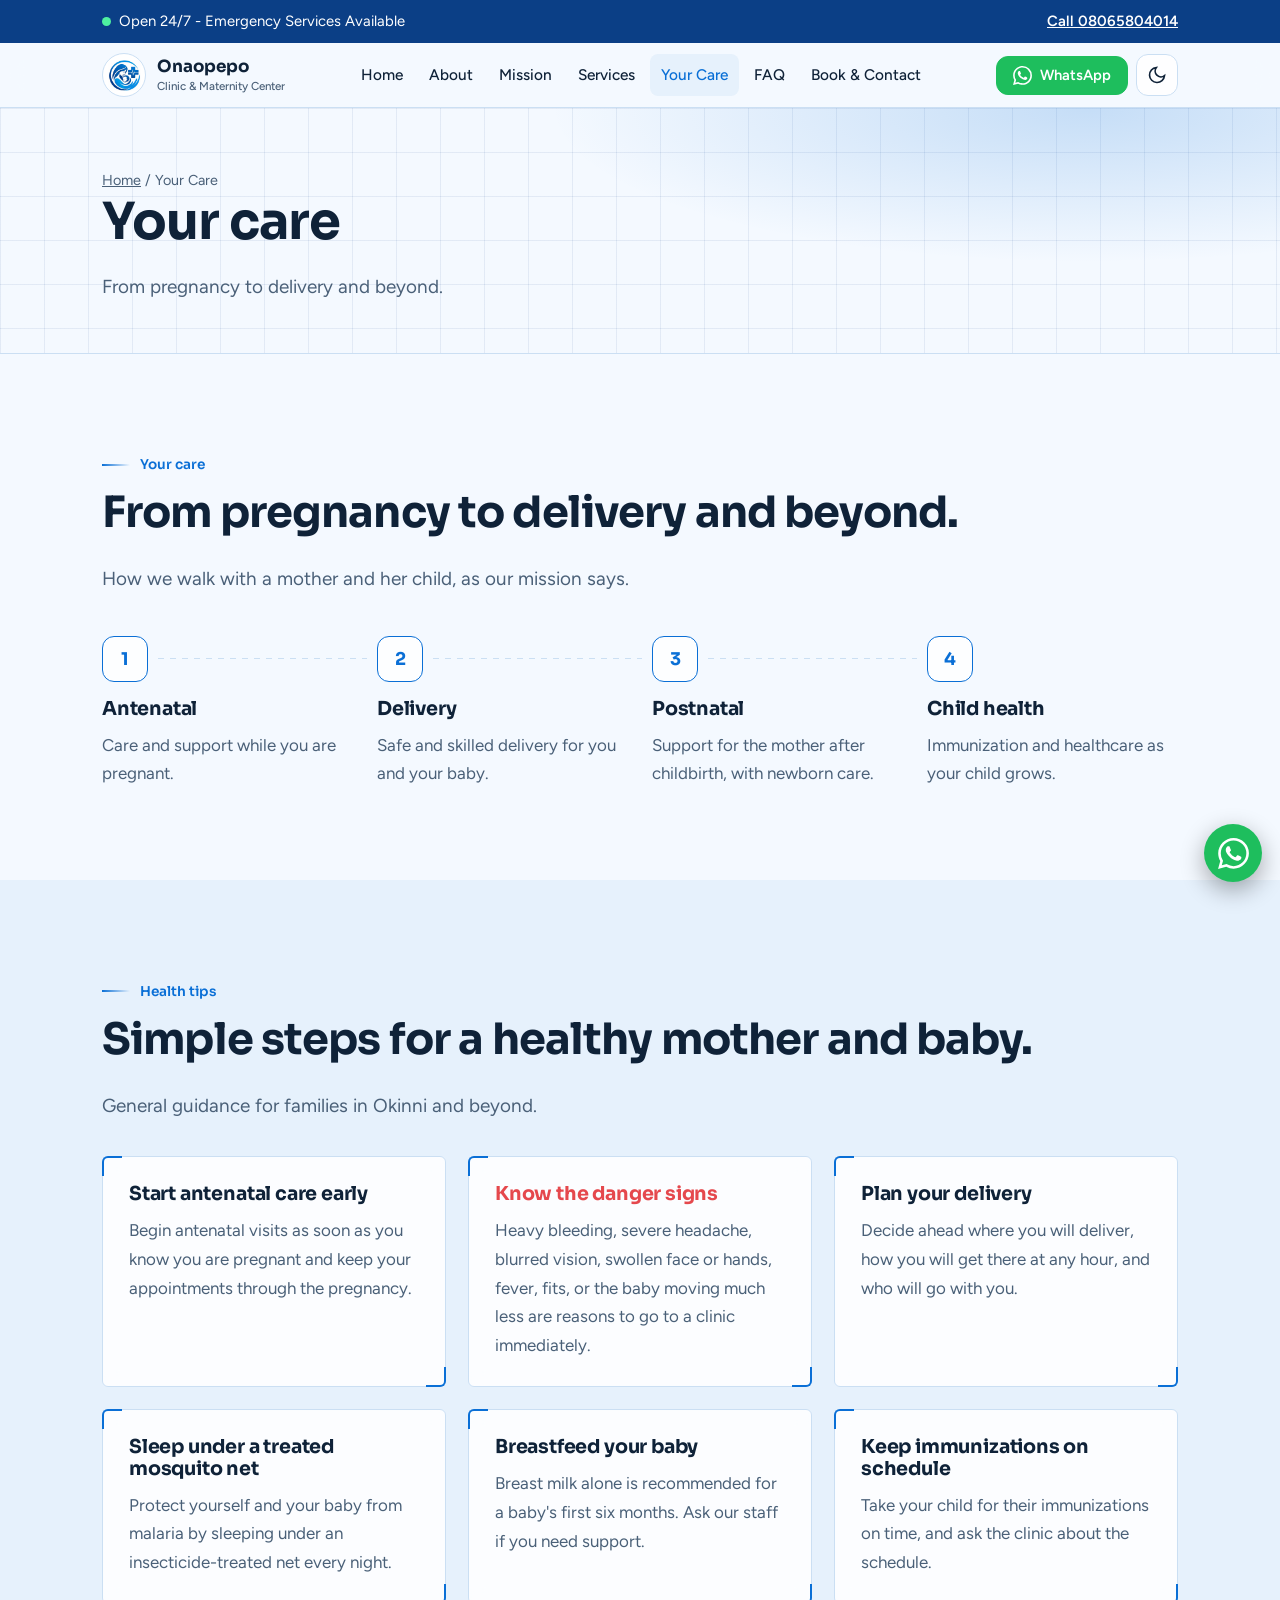
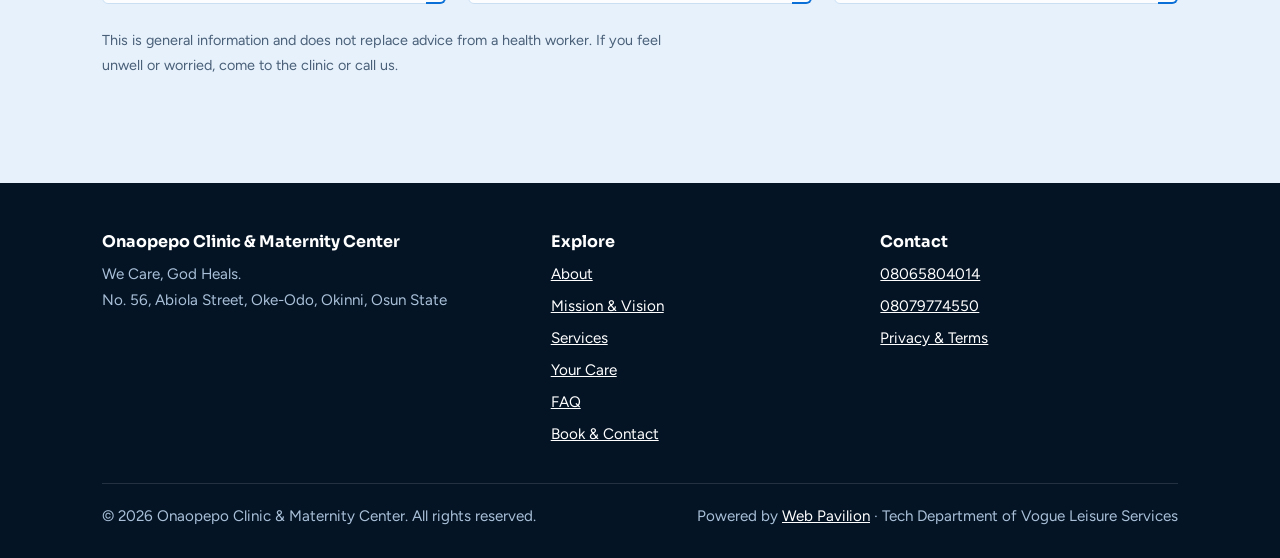
<file: your-care.html>
<!DOCTYPE html><html lang="en"><head><meta charset="UTF-8">
<meta name="viewport" content="width=device-width, initial-scale=1, viewport-fit=cover">
<title>Your Care and Health Tips | Onaopepo Clinic &amp; Maternity Center</title>
<meta name="description" content="How Onaopepo Clinic &amp; Maternity Center cares for mothers and babies from pregnancy to delivery and beyond, with simple health tips for families.">
<meta name="theme-color" content="#0b3f86">
<meta name="robots" content="index, follow">
<meta name="geo.region" content="NG-OS">
<meta name="geo.placename" content="Okinni, Osun State, Nigeria">
<meta property="og:type" content="website"><meta property="og:site_name" content="Onaopepo Clinic &amp; Maternity Center"><meta property="og:title" content="Your Care and Health Tips | Onaopepo Clinic &amp; Maternity Center"><meta property="og:description" content="How Onaopepo Clinic &amp; Maternity Center cares for mothers and babies from pregnancy to delivery and beyond, with simple health tips for families."><meta property="og:locale" content="en_NG">
<meta name="twitter:card" content="summary">
<link rel="icon" href="favicon.jpg">
<script>(function(){var t;try{t=localStorage.getItem('onaopepo-theme')}catch(e){}if(!t){t=window.matchMedia&&matchMedia('(prefers-color-scheme: dark)').matches?'dark':'light'}document.documentElement.setAttribute('data-theme',t)})()</script>
<link rel="stylesheet" href="https://fonts.googleapis.com/css2?family=Sora:wght@600;700&family=Figtree:wght@400;500;600&display=swap">
<link rel="stylesheet" href="style.css"></head><body>
<div class="prog" id="prog"></div>
<div class="bar"><div class="wrap"><span><span class="dot" aria-hidden="true"></span>Open 24/7 - Emergency Services Available</span><a href="tel:+2348065804014">Call 08065804014</a></div></div>
<header class="top"><div class="wrap"><a class="brand" href="index.html"><i role="img" aria-label="Onaopepo logo"></i><span>Onaopepo<small>Clinic &amp; Maternity Center</small></span></a>
<nav id="nav" aria-label="Main"><a class="l" href="index.html">Home</a><a class="l" href="about.html">About</a><a class="l" href="mission.html">Mission</a><a class="l" href="services.html">Services</a><a class="l" href="your-care.html" aria-current="page">Your Care</a><a class="l" href="faq.html">FAQ</a><a class="l" href="book.html">Book &amp; Contact</a></nav>
<div class="tools"><a class="btn w sm" href="https://wa.me/2348065804014" target="_blank" rel="noopener noreferrer"><svg viewBox="0 0 24 24" aria-hidden="true"><path d="M17.472 14.382c-.297-.149-1.758-.867-2.03-.967-.273-.099-.471-.148-.67.15-.197.297-.767.966-.94 1.164-.173.199-.347.223-.644.075-.297-.15-1.255-.463-2.39-1.475-.883-.788-1.48-1.761-1.653-2.059-.173-.297-.018-.458.13-.606.134-.133.298-.347.446-.52.149-.174.198-.298.298-.497.099-.198.05-.371-.025-.52-.075-.149-.669-1.612-.916-2.207-.242-.579-.487-.5-.669-.51-.173-.008-.371-.01-.57-.01-.198 0-.52.074-.792.372-.272.297-1.04 1.016-1.04 2.479 0 1.462 1.065 2.875 1.213 3.074.149.198 2.096 3.2 5.077 4.487.709.306 1.262.489 1.694.625.712.227 1.36.195 1.871.118.571-.085 1.758-.719 2.006-1.413.248-.694.248-1.289.173-1.413-.074-.124-.272-.198-.57-.347m-5.421 7.403h-.004a9.87 9.87 0 01-5.031-1.378l-.361-.214-3.741.982.998-3.648-.235-.374a9.86 9.86 0 01-1.51-5.26c.001-5.45 4.436-9.884 9.888-9.884 2.64 0 5.122 1.03 6.988 2.898a9.825 9.825 0 012.893 6.994c-.003 5.45-4.437 9.884-9.885 9.884m8.413-18.297A11.815 11.815 0 0012.05 0C5.495 0 .16 5.335.157 11.892c0 2.096.547 4.142 1.588 5.945L.057 24l6.305-1.654a11.882 11.882 0 005.683 1.448h.005c6.554 0 11.89-5.335 11.893-11.893a11.821 11.821 0 00-3.48-8.413Z"/></svg>WhatsApp</a>
<button class="ib" id="theme" aria-label="Switch between light and dark mode"><svg id="moon" viewBox="0 0 24 24"><path d="M21 12.8A9 9 0 1 1 11.2 3a7 7 0 0 0 9.8 9.8z"/></svg><svg id="sun" viewBox="0 0 24 24"><circle cx="12" cy="12" r="4"/><path d="M12 2v2M12 20v2M4.9 4.9l1.4 1.4M17.7 17.7l1.4 1.4M2 12h2M20 12h2M4.9 19.1l1.4-1.4M17.7 6.3l1.4-1.4"/></svg></button>
<button class="ib" id="menu" aria-label="Open menu" aria-expanded="false" aria-controls="nav"><svg viewBox="0 0 24 24"><path d="M4 7h16M4 12h16M4 17h16"/></svg></button></div></div></header>
<main id="top"><section class="phead"><div class="wrap"><p class="crumb"><a href="index.html">Home</a> / Your Care</p><h1>Your care</h1><p class="lead">From pregnancy to delivery and beyond.</p></div></section><section id="journey"><div class="wrap"><span class="kick">Your care</span><h2>From pregnancy to delivery and beyond.</h2><p class="lead">How we walk with a mother and her child, as our mission says.</p>
<ol class="journey"><li><h3>Antenatal</h3><p>Care and support while you are pregnant.</p></li><li><h3>Delivery</h3><p>Safe and skilled delivery for you and your baby.</p></li><li><h3>Postnatal</h3><p>Support for the mother after childbirth, with newborn care.</p></li><li><h3>Child health</h3><p>Immunization and healthcare as your child grows.</p></li></ol></div></section><section id="tips" class="alt"><div class="wrap"><span class="kick">Health tips</span><h2>Simple steps for a healthy mother and baby.</h2><p class="lead">General guidance for families in Okinni and beyond.</p><div class="tips"><article class="hud tip"><h3>Start antenatal care early</h3><p>Begin antenatal visits as soon as you know you are pregnant and keep your appointments through the pregnancy.</p></article><article class="hud tip"><h3>Know the danger signs</h3><p>Heavy bleeding, severe headache, blurred vision, swollen face or hands, fever, fits, or the baby moving much less are reasons to go to a clinic immediately.</p></article><article class="hud tip"><h3>Plan your delivery</h3><p>Decide ahead where you will deliver, how you will get there at any hour, and who will go with you.</p></article><article class="hud tip"><h3>Sleep under a treated mosquito net</h3><p>Protect yourself and your baby from malaria by sleeping under an insecticide-treated net every night.</p></article><article class="hud tip"><h3>Breastfeed your baby</h3><p>Breast milk alone is recommended for a baby's first six months. Ask our staff if you need support.</p></article><article class="hud tip"><h3>Keep immunizations on schedule</h3><p>Take your child for their immunizations on time, and ask the clinic about the schedule.</p></article></div>
<p class="note" style="margin-top:24px">This is general information and does not replace advice from a health worker. If you feel unwell or worried, come to the clinic or call us.</p></div></section></main>
<nav class="qbar" aria-label="Quick contact"><a class="c" href="tel:+2348065804014"><svg viewBox="0 0 24 24" aria-hidden="true"><path d="M22 16.9v3a2 2 0 0 1-2.2 2 19.8 19.8 0 0 1-8.6-3.1 19.5 19.5 0 0 1-6-6A19.8 19.8 0 0 1 2.100 4.200 2 2 0 0 1 4.100 2h3a2 2 0 0 1 2 1.700c.1 1 .4 1.900.7 2.800a2 2 0 0 1-.5 2.100L8.100 9.900a16 16 0 0 0 6 6l1.300-1.300a2 2 0 0 1 2.100-.4c.9.300 1.800.6 2.800.7a2 2 0 0 1 1.700 2z"/></svg>Call</a><a class="w" href="https://wa.me/2348065804014" target="_blank" rel="noopener noreferrer"><svg viewBox="0 0 24 24" aria-hidden="true"><path d="M17.472 14.382c-.297-.149-1.758-.867-2.03-.967-.273-.099-.471-.148-.67.15-.197.297-.767.966-.94 1.164-.173.199-.347.223-.644.075-.297-.15-1.255-.463-2.39-1.475-.883-.788-1.48-1.761-1.653-2.059-.173-.297-.018-.458.13-.606.134-.133.298-.347.446-.52.149-.174.198-.298.298-.497.099-.198.05-.371-.025-.52-.075-.149-.669-1.612-.916-2.207-.242-.579-.487-.5-.669-.51-.173-.008-.371-.01-.57-.01-.198 0-.52.074-.792.372-.272.297-1.04 1.016-1.04 2.479 0 1.462 1.065 2.875 1.213 3.074.149.198 2.096 3.2 5.077 4.487.709.306 1.262.489 1.694.625.712.227 1.36.195 1.871.118.571-.085 1.758-.719 2.006-1.413.248-.694.248-1.289.173-1.413-.074-.124-.272-.198-.57-.347m-5.421 7.403h-.004a9.87 9.87 0 01-5.031-1.378l-.361-.214-3.741.982.998-3.648-.235-.374a9.86 9.86 0 01-1.51-5.26c.001-5.45 4.436-9.884 9.888-9.884 2.64 0 5.122 1.03 6.988 2.898a9.825 9.825 0 012.893 6.994c-.003 5.45-4.437 9.884-9.885 9.884m8.413-18.297A11.815 11.815 0 0012.05 0C5.495 0 .16 5.335.157 11.892c0 2.096.547 4.142 1.588 5.945L.057 24l6.305-1.654a11.882 11.882 0 005.683 1.448h.005c6.554 0 11.89-5.335 11.893-11.893a11.821 11.821 0 00-3.48-8.413Z"/></svg>WhatsApp</a><a href="https://www.google.com/maps/search/?api=1&amp;query=Okinni%2C%20Osun%20State%2C%20Nigeria" target="_blank" rel="noopener noreferrer"><svg viewBox="0 0 24 24" aria-hidden="true"><path d="M12 21s-7-6.200-7-11a7 7 0 0 1 14 0c0 4.800-7 11-7 11z"/><circle cx="12" cy="10" r="2.500"/></svg>Directions</a></nav>
<a class="wafloat" href="https://wa.me/2348065804014" target="_blank" rel="noopener noreferrer" aria-label="Chat with Onaopepo Clinic on WhatsApp"><svg viewBox="0 0 24 24" aria-hidden="true"><path d="M17.472 14.382c-.297-.149-1.758-.867-2.03-.967-.273-.099-.471-.148-.67.15-.197.297-.767.966-.94 1.164-.173.199-.347.223-.644.075-.297-.15-1.255-.463-2.39-1.475-.883-.788-1.48-1.761-1.653-2.059-.173-.297-.018-.458.13-.606.134-.133.298-.347.446-.52.149-.174.198-.298.298-.497.099-.198.05-.371-.025-.52-.075-.149-.669-1.612-.916-2.207-.242-.579-.487-.5-.669-.51-.173-.008-.371-.01-.57-.01-.198 0-.52.074-.792.372-.272.297-1.04 1.016-1.04 2.479 0 1.462 1.065 2.875 1.213 3.074.149.198 2.096 3.2 5.077 4.487.709.306 1.262.489 1.694.625.712.227 1.36.195 1.871.118.571-.085 1.758-.719 2.006-1.413.248-.694.248-1.289.173-1.413-.074-.124-.272-.198-.57-.347m-5.421 7.403h-.004a9.87 9.87 0 01-5.031-1.378l-.361-.214-3.741.982.998-3.648-.235-.374a9.86 9.86 0 01-1.51-5.26c.001-5.45 4.436-9.884 9.888-9.884 2.64 0 5.122 1.03 6.988 2.898a9.825 9.825 0 012.893 6.994c-.003 5.45-4.437 9.884-9.885 9.884m8.413-18.297A11.815 11.815 0 0012.05 0C5.495 0 .16 5.335.157 11.892c0 2.096.547 4.142 1.588 5.945L.057 24l6.305-1.654a11.882 11.882 0 005.683 1.448h.005c6.554 0 11.89-5.335 11.893-11.893a11.821 11.821 0 00-3.48-8.413Z"/></svg></a>
<a class="ib totop" id="top-btn" href="#top" aria-label="Back to top"><svg viewBox="0 0 24 24"><path d="M12 19V5M5 12l7-7 7 7"/></svg></a>
<footer><div class="wrap"><div class="fgrid"><div><h4>Onaopepo Clinic &amp; Maternity Center</h4><p>We Care, God Heals.<br>No. 56, Abiola Street, Oke-Odo, Okinni, Osun State</p></div>
<div><h4>Explore</h4><ul><li><a href="about.html">About</a></li><li><a href="mission.html">Mission &amp; Vision</a></li><li><a href="services.html">Services</a></li><li><a href="your-care.html">Your Care</a></li><li><a href="faq.html">FAQ</a></li><li><a href="book.html">Book &amp; Contact</a></li></ul></div>
<div><h4>Contact</h4><ul><li><a href="tel:+2348065804014">08065804014</a></li><li><a href="tel:+2348079774550">08079774550</a></li><li><a href="legal.html">Privacy &amp; Terms</a></li></ul></div></div>
<div class="fbot"><span>&copy; <span id="yr">2026</span> Onaopepo Clinic &amp; Maternity Center. All rights reserved.</span><span>Powered by <a href="https://webpavilion.netlify.app" target="_blank" rel="noopener noreferrer">Web Pavilion</a> &middot; Tech Department of Vogue Leisure Services</span></div></div></footer>
<script src="script.js"></script></body></html>
</file>
<file: style.css>
:root{--bg:#f4f9ff;--bg2:#e6f1fc;--card:#ffffffd9;--line:#cbdff3;--ink:#0f2238;--muted:#4a6078;--a:#0a6fd6;--a2:#0b3f86;--on:#fff;--glow:#0a6fd633;--grid:#0b3f8614;--logo:url([data-uri])}
[data-theme=dark]{--bg:#05111d;--bg2:#091b2e;--card:#0c2036cc;--line:#1a3a5c;--ink:#e6f1fb;--muted:#93aac2;--a:#35d0ff;--a2:#4c8dff;--on:#03121f;--glow:#35d0ff40;--grid:#35d0ff12}
*{box-sizing:border-box}html{scroll-behavior:smooth;scroll-padding-top:84px}
body{margin:0;font-family:Figtree,system-ui,sans-serif;color:var(--ink);background:var(--bg);line-height:1.7;font-size:1.06rem;transition:background .3s,color .3s}
h1,h2,h3{font-family:Sora,Figtree,system-ui,sans-serif;line-height:1.12;margin:0 0 .6em;letter-spacing:-.02em}
h1{font-size:clamp(2.3rem,6vw,4.1rem)}h2{font-size:clamp(1.8rem,4vw,2.7rem)}h3{font-size:1.2rem;letter-spacing:-.01em}
p{margin:0 0 1em;max-width:64ch}a{color:var(--a)}
:focus-visible{outline:3px solid var(--a);outline-offset:3px}
.wrap{max-width:1120px;margin:0 auto;padding:0 22px}
section{padding:92px 0;position:relative}
.lead{font-size:1.18rem;color:var(--muted)}
.kick{display:inline-flex;align-items:center;gap:10px;font:600 .85rem Sora,sans-serif;color:var(--a);margin-bottom:16px}
.kick:before{content:"";width:28px;height:2px;background:linear-gradient(90deg,var(--a),transparent)}
.prog{position:fixed;top:0;left:0;height:3px;width:0;background:linear-gradient(90deg,var(--a),var(--a2));z-index:50}
.bar{background:var(--a2);color:#fff;font-size:.93rem}
[data-theme=dark] .bar{background:#071a2e;border-bottom:1px solid var(--line)}
.bar .wrap{display:flex;gap:12px;justify-content:space-between;align-items:center;flex-wrap:wrap;padding-top:9px;padding-bottom:9px}
.bar a{color:#fff;font-weight:600}
.dot{display:inline-block;width:9px;height:9px;border-radius:50%;background:#4ff0a0;margin-right:8px;box-shadow:0 0 0 0 #4ff0a0aa;animation:ping 2s infinite}
@keyframes ping{70%{box-shadow:0 0 0 9px #4ff0a000}100%{box-shadow:0 0 0 0 #4ff0a000}}
header.top{position:sticky;top:0;z-index:40;background:color-mix(in srgb,var(--bg) 82%,transparent);backdrop-filter:blur(14px);-webkit-backdrop-filter:blur(14px);border-bottom:1px solid var(--line)}
header.top .wrap{display:flex;justify-content:space-between;align-items:center;gap:14px;padding-top:10px;padding-bottom:10px}
.brand{display:flex;align-items:center;gap:11px;text-decoration:none;color:var(--ink);font:700 1.05rem/1.1 Sora,sans-serif}
.brand i{width:44px;height:44px;border-radius:50%;background:#fff var(--logo) center/78% no-repeat;border:1px solid var(--line);flex:none}
.brand small{display:block;font:500 .72rem Figtree,sans-serif;color:var(--muted);margin-top:2px}
nav{display:flex;align-items:center;gap:4px}
nav a.l{padding:8px 11px;text-decoration:none;color:var(--ink);font-weight:500;font-size:.96rem;border-radius:8px}nav a.l:hover{color:var(--a);background:var(--bg2)}
.tools{display:flex;gap:8px;align-items:center}
.ib{width:42px;height:42px;border-radius:12px;border:1px solid var(--line);background:var(--card);color:var(--ink);display:grid;place-items:center;cursor:pointer}
.ib svg{width:20px;height:20px;fill:none;stroke:currentColor;stroke-width:2;stroke-linecap:round}
.ib:hover{border-color:var(--a);color:var(--a)}
#sun{display:none}[data-theme=dark] #sun{display:block}[data-theme=dark] #moon{display:none}
#menu{display:none}
.btn{display:inline-flex;align-items:center;gap:8px;padding:13px 24px;border-radius:12px;font:600 1rem Figtree,sans-serif;text-decoration:none;border:1.5px solid var(--a);cursor:pointer;color:var(--a);background:transparent}
.btn.p{background:linear-gradient(135deg,var(--a),var(--a2));border-color:transparent;color:var(--on);box-shadow:0 8px 26px var(--glow)}
.btn.w{background:#1ebe5d;border-color:#1ebe5d;color:#fff}.btn.sm{padding:9px 16px;font-size:.92rem}
.btn svg{width:19px;height:19px;fill:currentColor}.btn:hover{transform:translateY(-1px)}
.btns{display:flex;gap:12px;flex-wrap:wrap;margin-top:1.5em}
.hero{padding:70px 0 96px;overflow:hidden;background:radial-gradient(60% 60% at 80% 30%,var(--glow),transparent 70%),linear-gradient(var(--grid) 1px,transparent 1px) 0 0/44px 44px,linear-gradient(90deg,var(--grid) 1px,transparent 1px) 0 0/44px 44px,var(--bg)}
.hero .wrap{display:grid;grid-template-columns:1.1fr .9fr;gap:48px;align-items:center}
.chip{display:inline-flex;gap:8px;align-items:center;padding:7px 14px;border:1px solid var(--line);border-radius:99px;background:var(--card);font-size:.88rem;font-weight:600;color:var(--muted);margin-bottom:22px}
.tag{font:600 1.15rem Sora,sans-serif;color:var(--a)}
.orb{position:relative;width:100%;max-width:430px;aspect-ratio:1;justify-self:center;display:grid;place-items:center}
.orb .core{width:74%;aspect-ratio:1;border-radius:50%;background:#fff var(--logo) center/80% no-repeat;box-shadow:0 0 0 1px var(--line),0 20px 70px var(--glow)}
.orb .ring{position:absolute;inset:0;border-radius:50%;border:1.5px dashed var(--a);opacity:.55;animation:spin 40s linear infinite}
.orb .ring.r2{inset:8%;border-style:solid;border-color:var(--line);animation-direction:reverse;animation-duration:60s;opacity:1;border-top-color:var(--a)}
@keyframes spin{to{transform:rotate(360deg)}}
.ecg{position:absolute;left:-6%;right:-6%;bottom:6%;height:70px;width:112%}
.ecg path{fill:none;stroke:var(--a);stroke-width:3;stroke-linecap:round;stroke-linejoin:round;stroke-dasharray:420;stroke-dashoffset:420;animation:beat 3.4s ease-in-out infinite;filter:drop-shadow(0 0 6px var(--a))}
@keyframes beat{0%{stroke-dashoffset:420}55%,80%{stroke-dashoffset:0}100%{stroke-dashoffset:-420}}
.facts{border-block:1px solid var(--line);background:var(--bg2)}
.facts .wrap{display:grid;grid-template-columns:repeat(4,1fr)}
.facts div{padding:26px 18px;border-right:1px solid var(--line);color:var(--muted);font-weight:500}.facts div:last-child{border:0}
.facts strong{display:block;font:700 1.45rem Sora,sans-serif;color:var(--ink)}
.alt{background:var(--bg2)}
.split{display:grid;grid-template-columns:1fr 1fr;gap:56px;align-items:start}
.hud{position:relative;background:var(--card);border:1px solid var(--line);border-radius:6px;backdrop-filter:blur(8px)}
.hud:before,.hud:after{content:"";position:absolute;width:18px;height:18px;border:2px solid var(--a);pointer-events:none}
.hud:before{top:-1px;left:-1px;border-right:0;border-bottom:0;border-top-left-radius:6px}
.hud:after{bottom:-1px;right:-1px;border-left:0;border-top:0;border-bottom-right-radius:6px}
.pv{display:grid;grid-template-columns:1fr 1fr;gap:28px;margin-top:34px}.pv .hud{padding:34px}
.pv h3{display:flex;align-items:center;gap:10px}.pv h3:before{content:"";width:10px;height:10px;border-radius:50%;background:var(--a);box-shadow:0 0 12px var(--a)}
.needs{list-style:none;margin:0;padding:0}.needs li{padding:20px 0;border-bottom:1px solid var(--line)}.needs li:first-child{padding-top:0}
.needs b{display:block;font:700 1.12rem Sora,sans-serif;margin-bottom:4px}.needs span{color:var(--muted)}
.svcs{display:grid;grid-template-columns:repeat(3,1fr);gap:22px;margin-top:38px}
.svc{padding:28px;display:flex;flex-direction:column}.svc p{color:var(--muted);flex:1}
.svc .ic{width:52px;height:52px;border-radius:14px;background:linear-gradient(135deg,var(--glow),transparent);border:1px solid var(--line);color:var(--a);display:grid;place-items:center;margin-bottom:18px}
.svc .ic svg{width:26px;height:26px;fill:none;stroke:currentColor;stroke-width:1.7;stroke-linecap:round;stroke-linejoin:round}
.svc a{font-weight:600;text-decoration:none;font-size:.95rem}.svc a:after{content:" \2197"}
.journey{counter-reset:j;list-style:none;margin:40px 0 0;padding:0;display:grid;grid-template-columns:repeat(4,1fr);gap:24px}
.journey li{counter-increment:j;position:relative;padding-top:62px}
.journey li:before{content:counter(j);position:absolute;top:0;left:0;width:44px;height:44px;border-radius:12px;border:1.5px solid var(--a);color:var(--a);display:grid;place-items:center;font:700 1.1rem Sora,sans-serif;background:var(--card)}
.journey li:after{content:"";position:absolute;top:22px;left:56px;right:-14px;height:1.5px;background:repeating-linear-gradient(90deg,var(--line) 0 6px,transparent 6px 12px)}.journey li:last-child:after{display:none}
.journey p{color:var(--muted);margin:0}
.obj{counter-reset:o;list-style:none;padding:0;margin:0}
.obj li{counter-increment:o;display:grid;grid-template-columns:46px 1fr;gap:16px;padding:17px 0;border-bottom:1px solid var(--line);align-items:center}
.obj li:before{content:counter(o);width:42px;height:42px;border-radius:50%;border:1.5px solid var(--a);color:var(--a);display:grid;place-items:center;font:700 1.05rem Sora,sans-serif}
.values{display:grid;grid-template-columns:repeat(4,1fr);gap:22px;margin-top:34px}
.values div{padding-top:18px;border-top:2px solid var(--a)}.values p{color:var(--muted);margin:0}
.emerg{background:linear-gradient(135deg,var(--a2),#06254f);color:#fff;text-align:center;overflow:hidden}
.emerg h2{color:#fff}.emerg p{margin-inline:auto;color:#d3e6fa}.emerg .btns{justify-content:center}
.emerg .btn.p{background:#fff;color:#0b3f86;box-shadow:none}
.grid2{display:grid;grid-template-columns:1fr 1.1fr;gap:44px;margin-top:30px;align-items:start}
form.hud{padding:30px}label{display:block;font-weight:600;font-size:.92rem;margin:0 0 6px}
input,select,textarea{width:100%;padding:13px 14px;margin-bottom:16px;border-radius:10px;border:1px solid var(--line);background:var(--bg);color:var(--ink);font:inherit}
input:focus,select:focus,textarea:focus{outline:2px solid var(--a);border-color:transparent}
.note{font-size:.9rem;color:var(--muted)}
.row{padding:15px 0;border-bottom:1px solid var(--line)}.row small{display:block;color:var(--muted);font-weight:600}
.row a.tel{font:600 1.2rem Sora,sans-serif;text-decoration:none;color:var(--ink)}
.map{border:0;width:100%;height:340px;border-radius:12px;margin-top:24px;background:var(--bg2);filter:var(--mapf,none)}[data-theme=dark] .map{--mapf:invert(.9) hue-rotate(180deg) saturate(.8)}
details.hud{padding:18px 22px;margin-bottom:14px}summary{cursor:pointer;font:600 1.05rem Sora,sans-serif}details p{margin:12px 0 0;color:var(--muted)}
.wafloat{position:fixed;right:18px;bottom:calc(18px + env(safe-area-inset-bottom,0px));z-index:30;width:58px;height:58px;border-radius:50%;background:#1ebe5d;display:grid;place-items:center;box-shadow:0 8px 24px #0005}
.wafloat svg{width:31px;height:31px;fill:#fff}
.totop{position:fixed;left:18px;bottom:calc(18px + env(safe-area-inset-bottom,0px));z-index:30;opacity:0;pointer-events:none;transition:opacity .3s}.totop.show{opacity:1;pointer-events:auto}
footer{background:#041425;color:#a9c0d8;padding:48px 0 calc(28px + env(safe-area-inset-bottom,0px));font-size:.95rem}
footer a{color:#fff}.fgrid{display:grid;grid-template-columns:1.4fr 1fr 1fr;gap:32px}footer h4{color:#fff;font:700 1rem Sora,sans-serif;margin:0 0 10px}
footer ul{list-style:none;padding:0;margin:0}footer li{margin-bottom:6px}
.fbot{border-top:1px solid #ffffff1f;margin-top:30px;padding-top:20px;display:flex;justify-content:space-between;gap:12px;flex-wrap:wrap}
@media(max-width:900px){nav{position:absolute;top:100%;left:0;right:0;flex-direction:column;align-items:stretch;background:var(--bg);border-bottom:1px solid var(--line);padding:10px 22px 18px;display:none}nav.open{display:flex}#menu{display:grid}.tools .btn{display:none}
.hero .wrap,.split,.pv,.grid2,.fgrid{grid-template-columns:1fr}.orb{max-width:290px;order:-1}.svcs{grid-template-columns:1fr 1fr}.journey{grid-template-columns:1fr 1fr}.journey li:after{display:none}.values{grid-template-columns:1fr 1fr}.facts .wrap{grid-template-columns:1fr 1fr}.facts div:nth-child(2){border-right:0}section{padding:62px 0}}
@media(max-width:560px){.svcs,.journey,.values{grid-template-columns:1fr}.brand small{display:none}}
@media(prefers-reduced-motion:reduce){html{scroll-behavior:auto}*{animation:none!important}.ecg path{stroke-dashoffset:0}}

.tips{display:grid;grid-template-columns:repeat(3,1fr);gap:22px;margin-top:34px}.tip{padding:26px}.tip p{color:var(--muted);margin:0}
.tip:nth-child(2) h3{color:#e5484d}[data-theme=dark] .tip:nth-child(2) h3{color:#ff8a8d}
#faq details{margin-bottom:12px}
.qbar{display:none}
@media(max-width:900px){.tips{grid-template-columns:1fr 1fr}
.qbar{display:grid;grid-template-columns:repeat(3,1fr);gap:8px;position:fixed;left:0;right:0;bottom:0;z-index:35;background:var(--bg);border-top:1px solid var(--line);padding:8px 10px calc(8px + env(safe-area-inset-bottom,0px))}
.qbar a{display:flex;flex-direction:column;align-items:center;gap:2px;padding:7px 4px;border-radius:10px;text-decoration:none;font:600 .8rem Figtree,sans-serif;color:var(--ink);border:1px solid var(--line);background:var(--card)}
.qbar a svg{width:21px;height:21px;fill:none;stroke:currentColor;stroke-width:2;stroke-linecap:round;stroke-linejoin:round}
.qbar a.c{background:var(--a);border-color:var(--a);color:var(--on)}.qbar a.w{background:#1ebe5d;border-color:#1ebe5d;color:#fff}.qbar a.w svg{fill:#fff;stroke:none}
.wafloat{display:none}.totop{bottom:calc(84px + env(safe-area-inset-bottom,0px))}body{padding-bottom:72px}}
@media(max-width:560px){.tips{grid-template-columns:1fr}}

.phead{padding:60px 0 50px;border-bottom:1px solid var(--line);background:radial-gradient(60% 90% at 85% 0,var(--glow),transparent 70%),linear-gradient(var(--grid) 1px,transparent 1px) 0 0/44px 44px,linear-gradient(90deg,var(--grid) 1px,transparent 1px) 0 0/44px 44px,var(--bg)}
.phead h1{font-size:clamp(2rem,5vw,3.2rem);margin-bottom:.4em}.phead p{margin:0}
.crumb{font-size:.9rem;color:var(--muted);margin-bottom:14px}.crumb a{color:var(--muted)}
nav a.l[aria-current=page]{color:var(--a);background:var(--bg2)}
.mini{display:grid;grid-template-columns:repeat(3,1fr);gap:18px;margin-top:34px}
.mini a{display:flex;align-items:center;gap:14px;padding:20px;text-decoration:none;color:var(--ink);font:600 1.02rem Sora,sans-serif;line-height:1.3}
.mini .ic{flex:none;width:48px;height:48px;border-radius:14px;border:1px solid var(--line);color:var(--a);display:grid;place-items:center}
.mini .ic svg{width:24px;height:24px;fill:none;stroke:currentColor;stroke-width:1.7;stroke-linecap:round;stroke-linejoin:round}
.explore{display:grid;grid-template-columns:repeat(3,1fr);gap:22px;margin-top:34px}
.explore a{padding:30px;text-decoration:none;color:var(--ink);display:block}.explore h3{color:var(--ink)}.explore p{color:var(--muted);margin:0 0 14px}.explore span{color:var(--a);font-weight:600}
@media(max-width:1100px){.tools .btn{display:none}nav a.l{padding:8px 8px;font-size:.92rem}}
@media(max-width:900px){.mini,.explore{grid-template-columns:1fr 1fr}}
@media(max-width:560px){.mini,.explore{grid-template-columns:1fr}}
</file>
